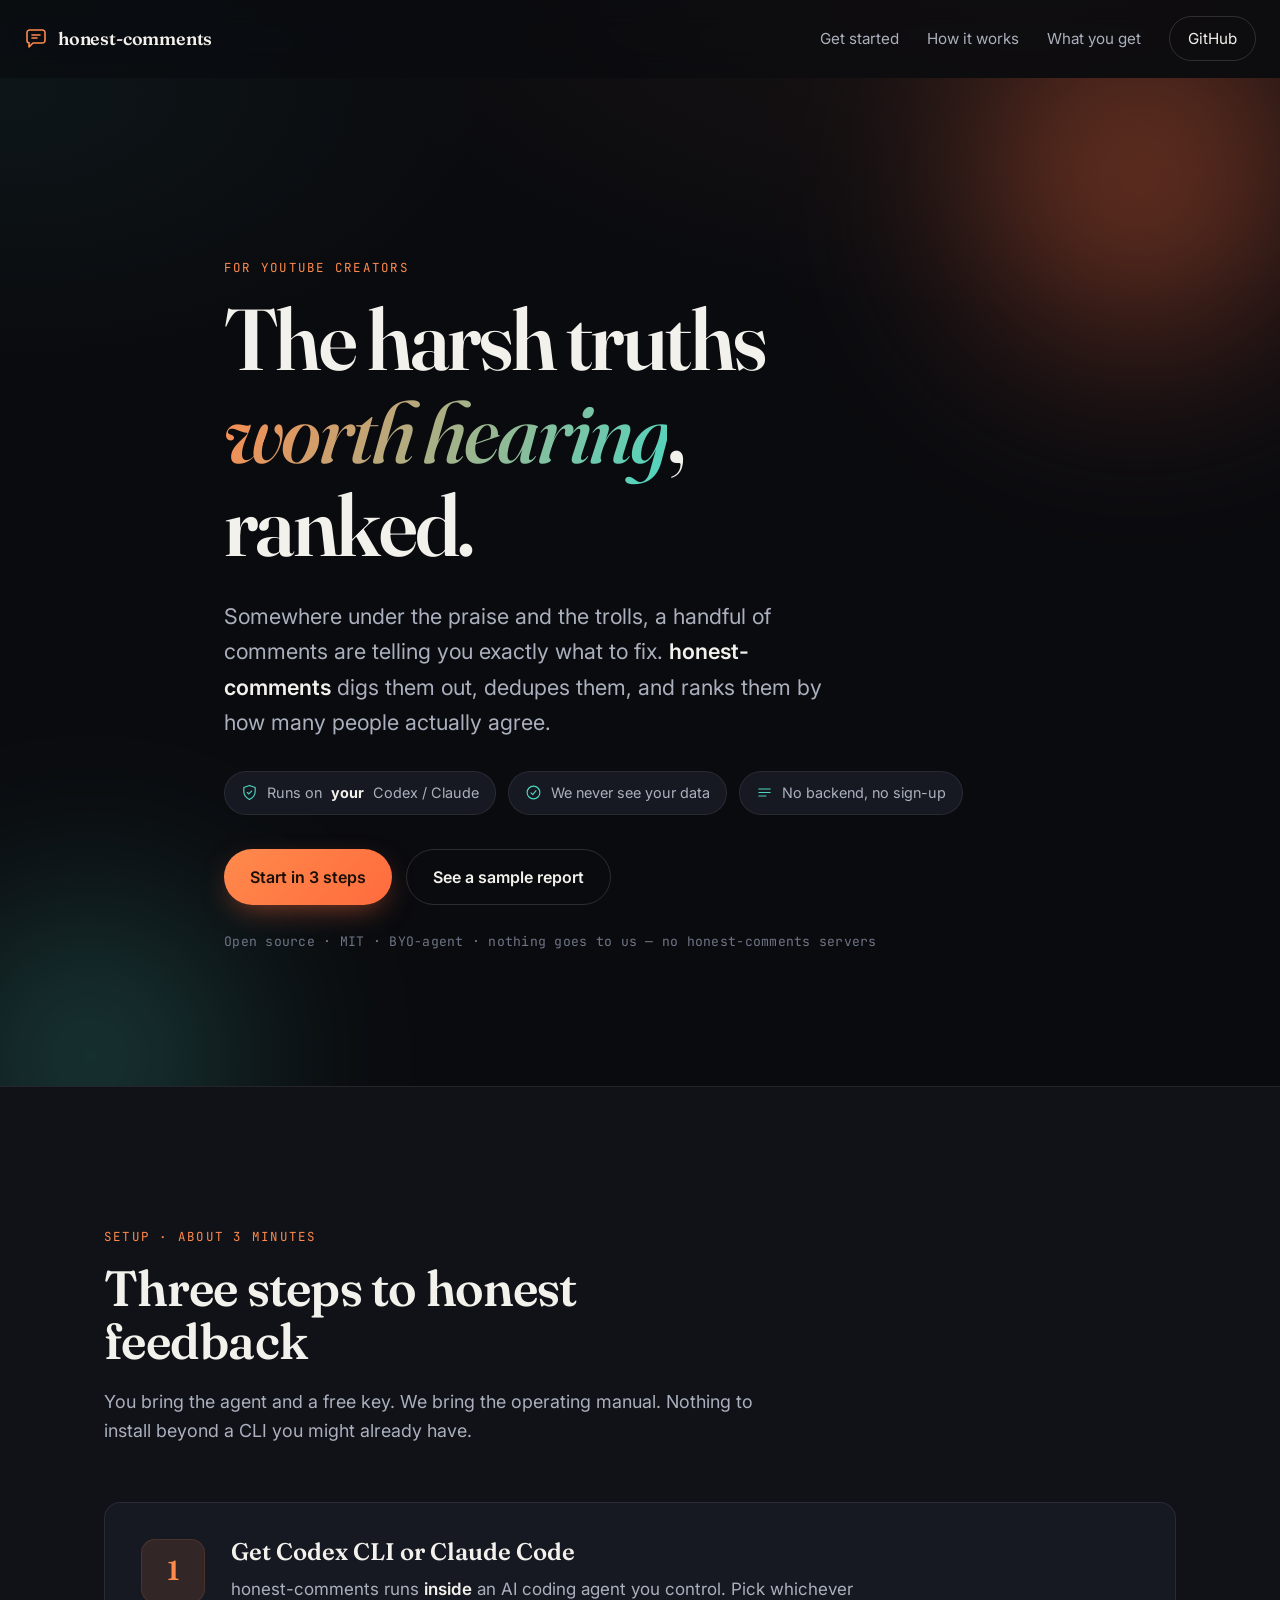
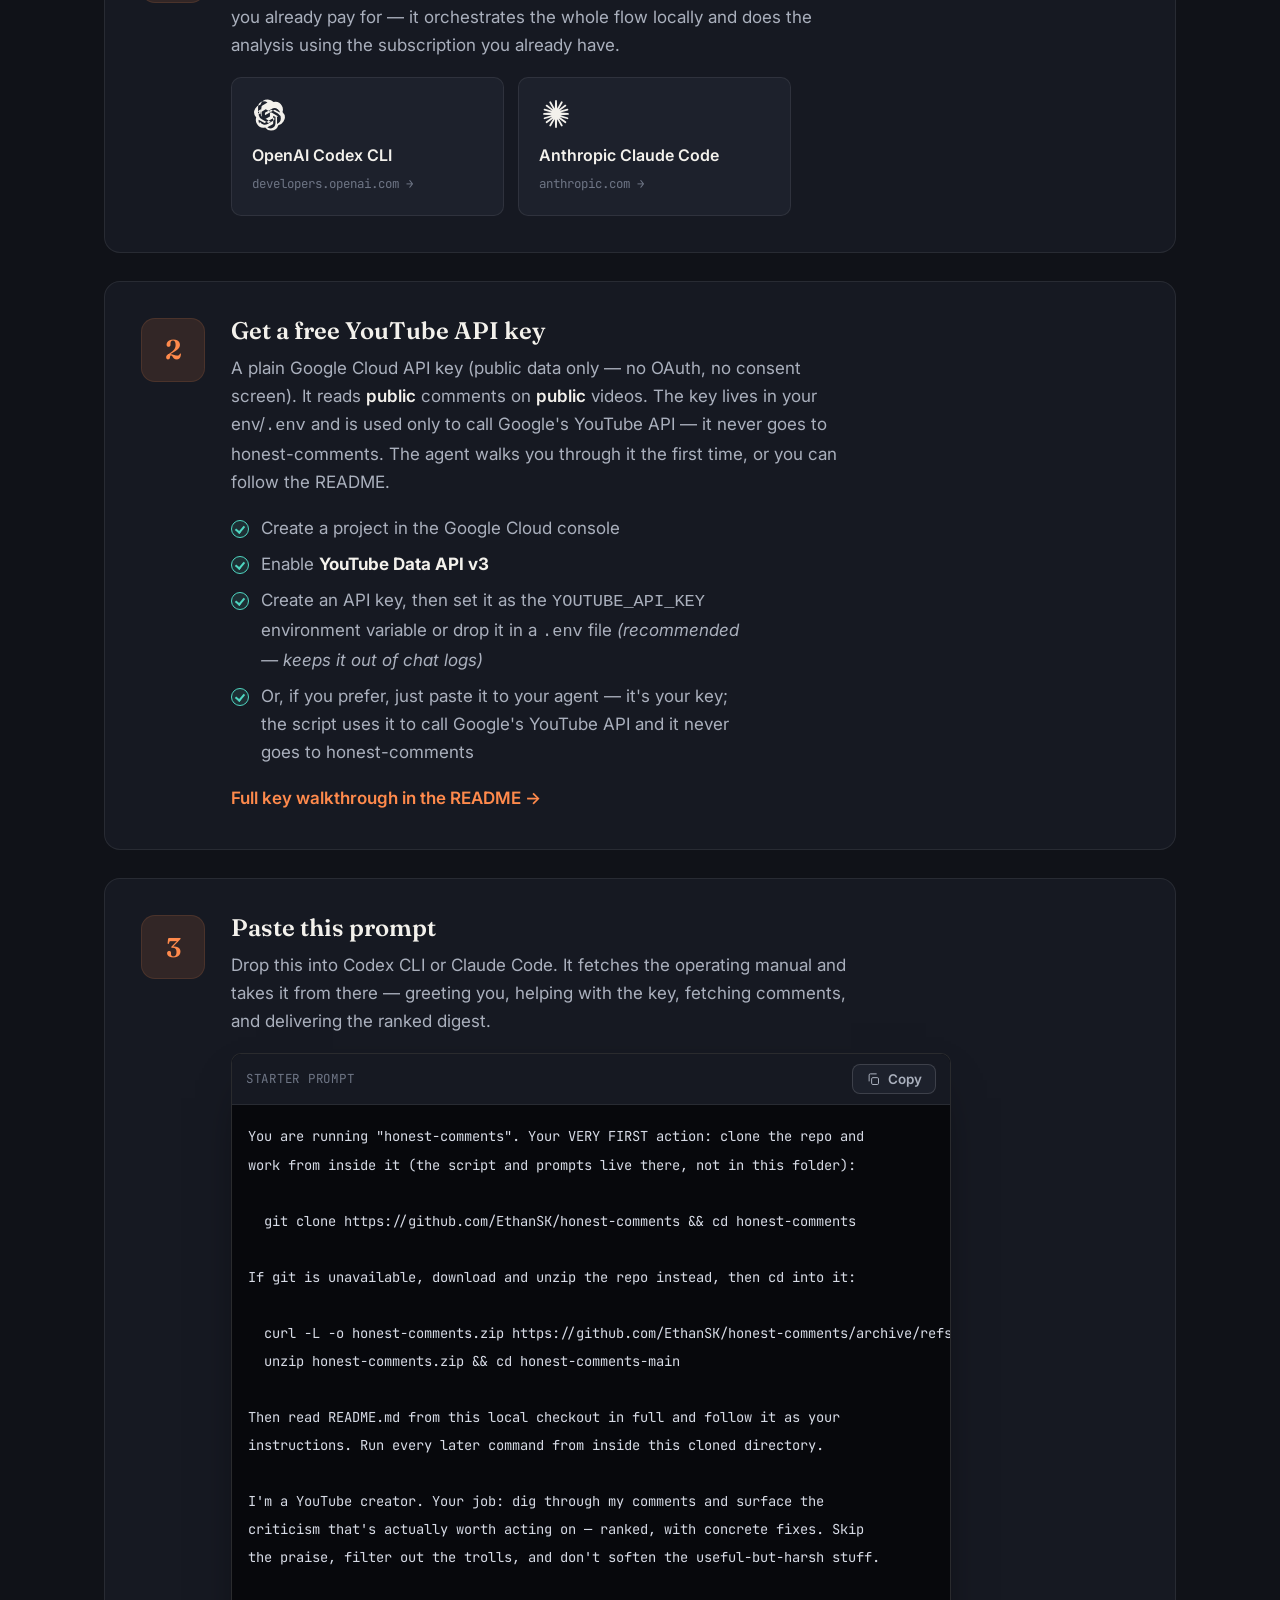
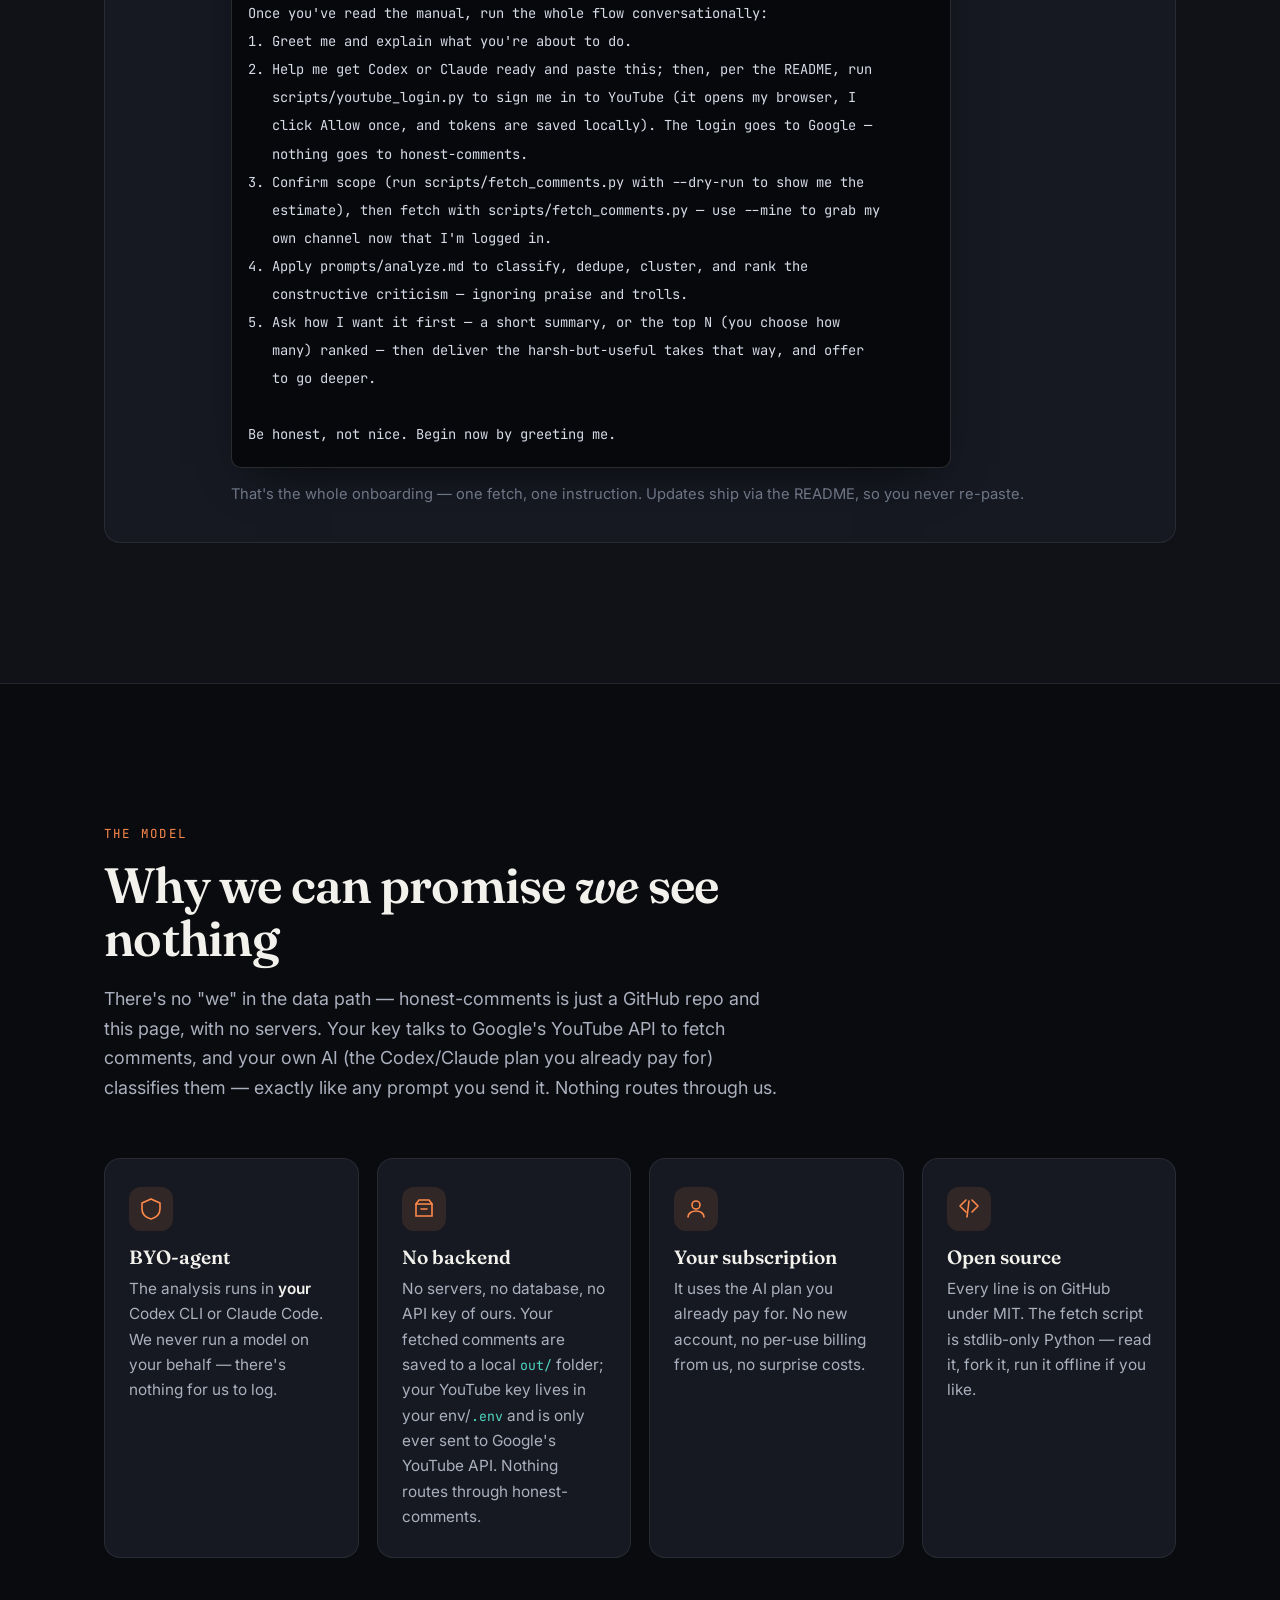
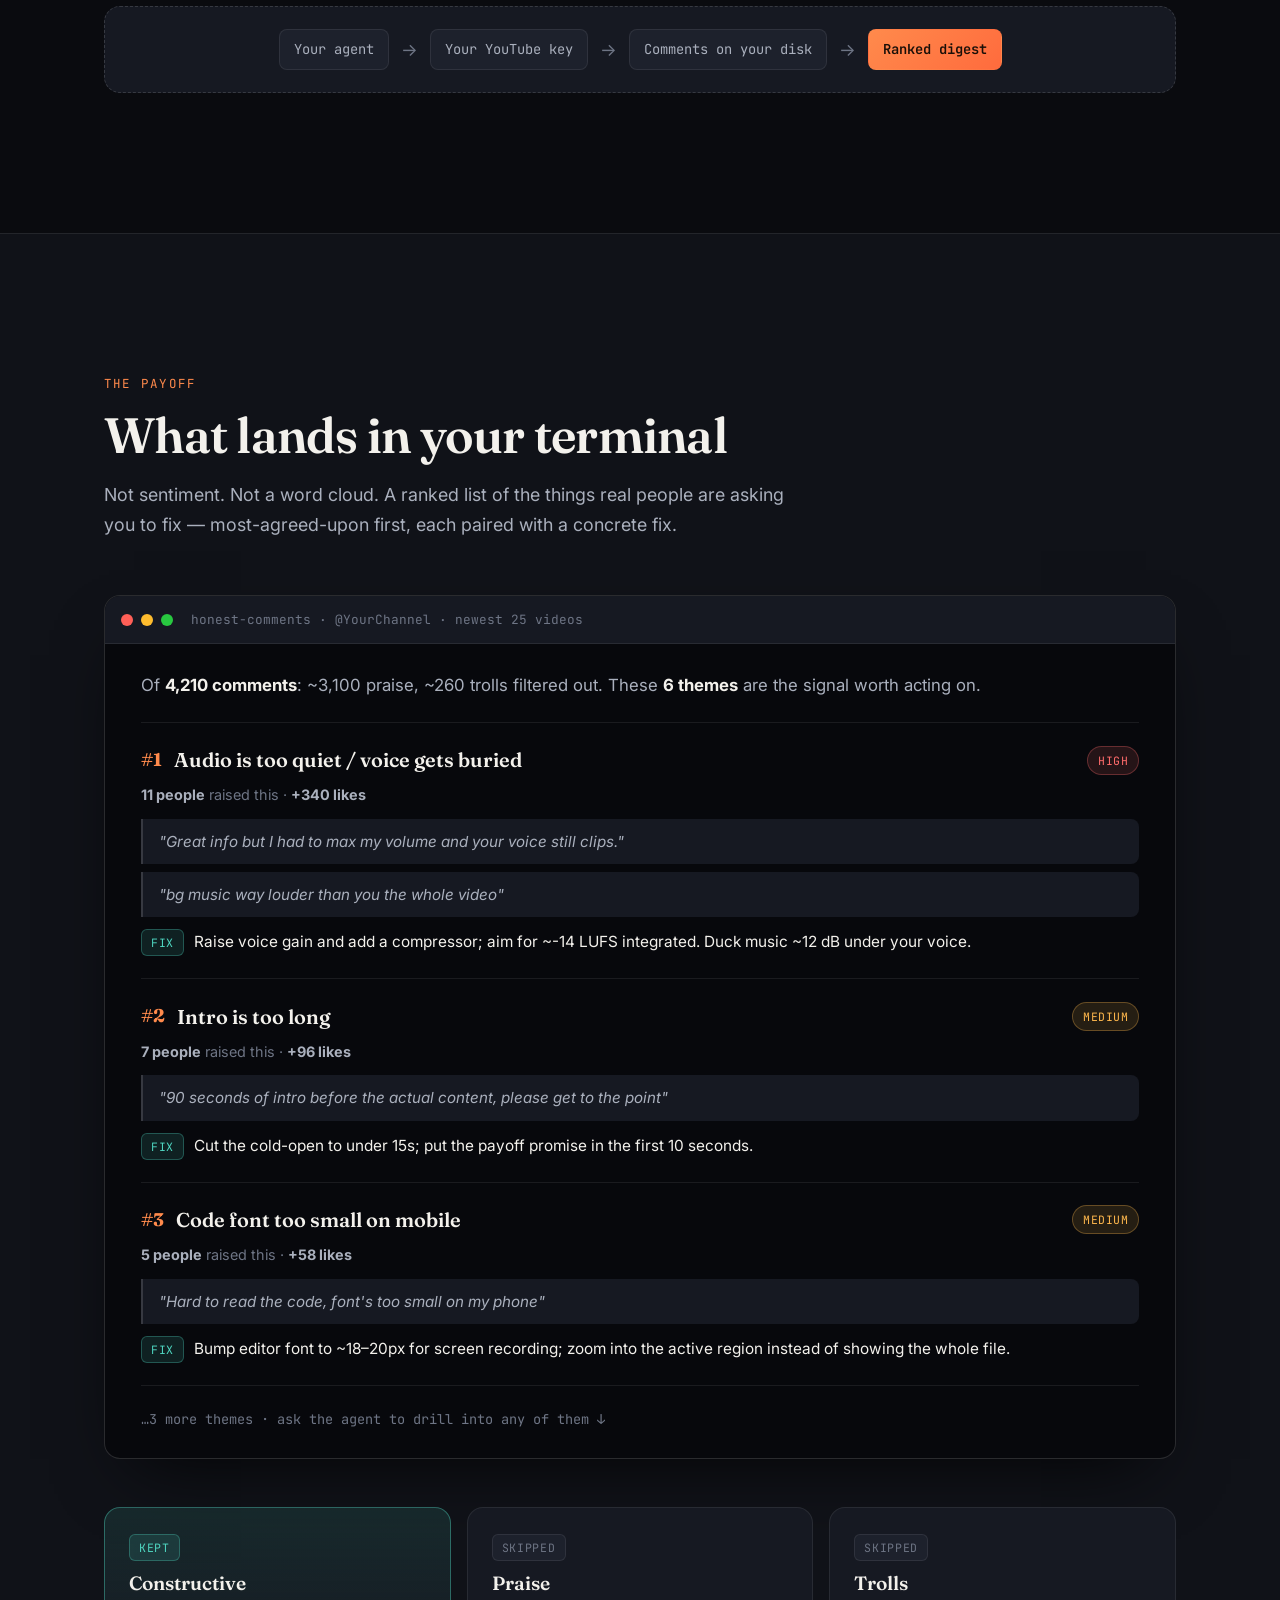
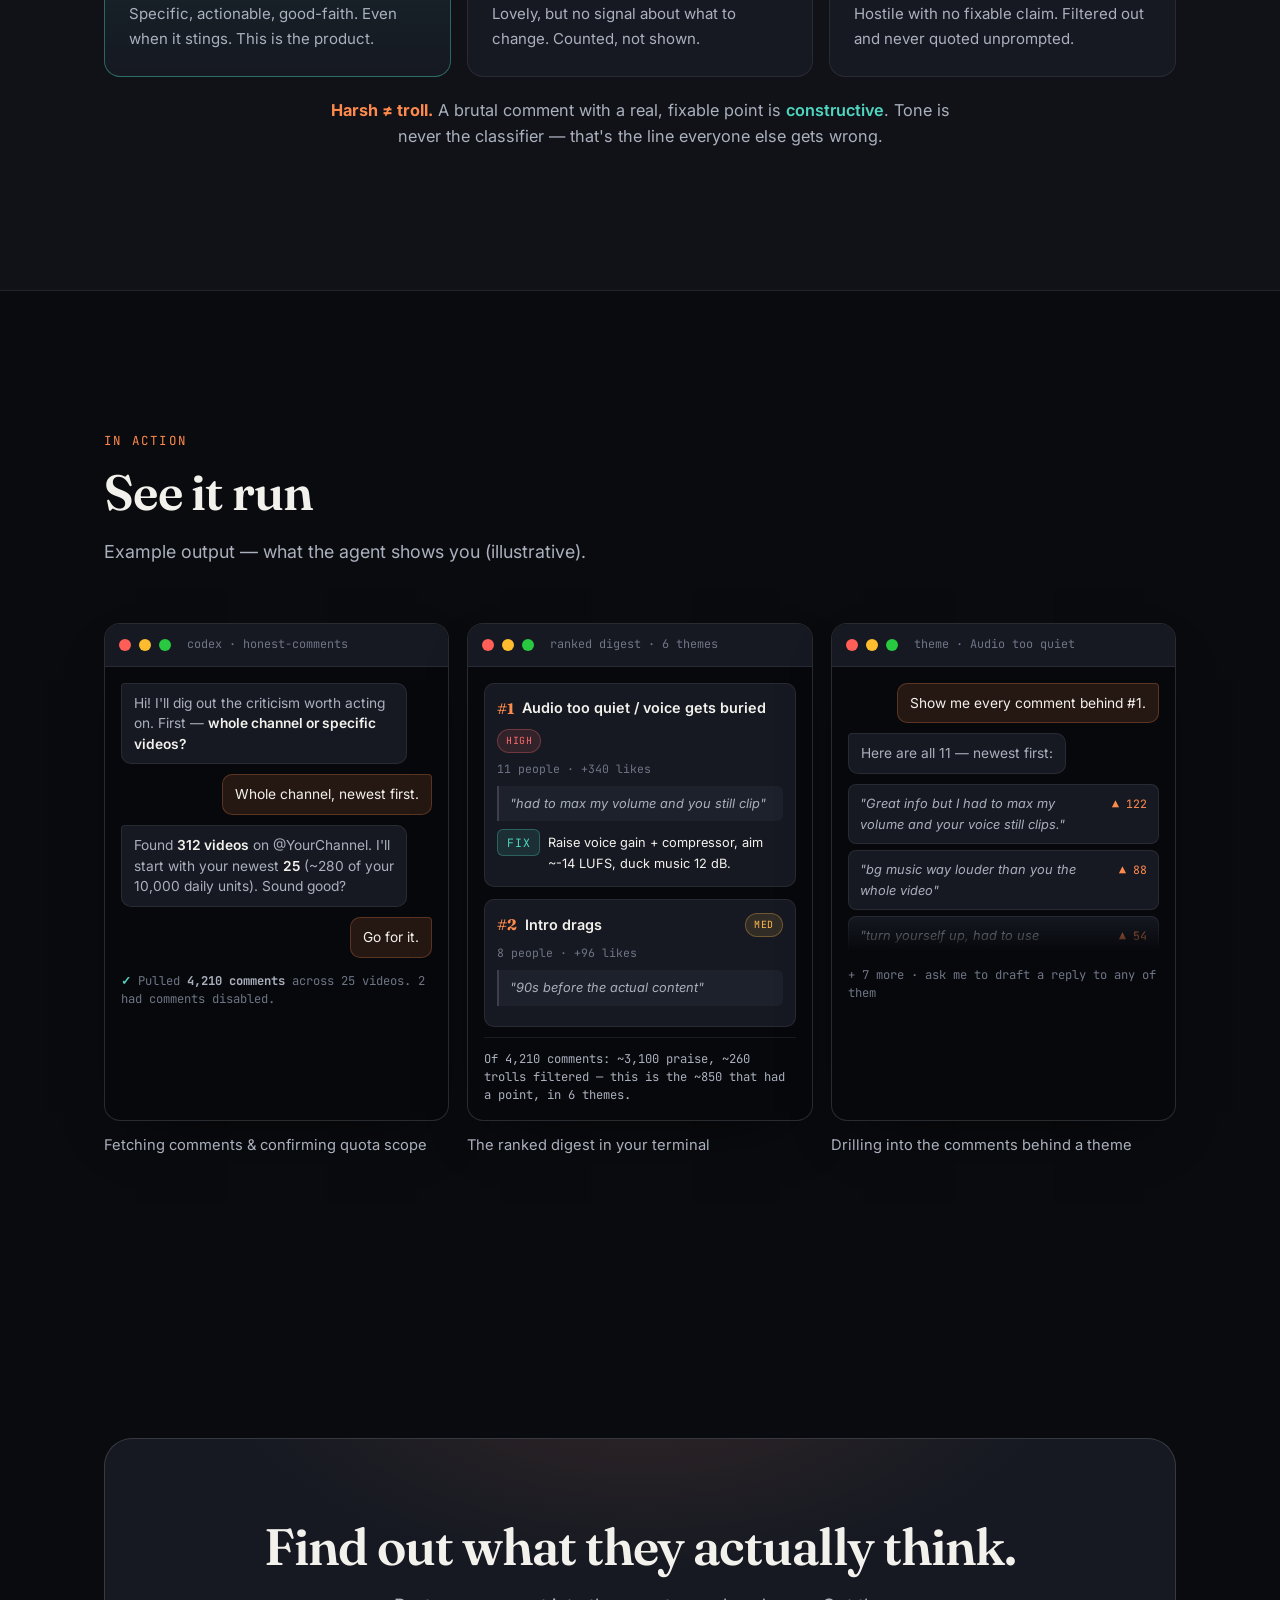
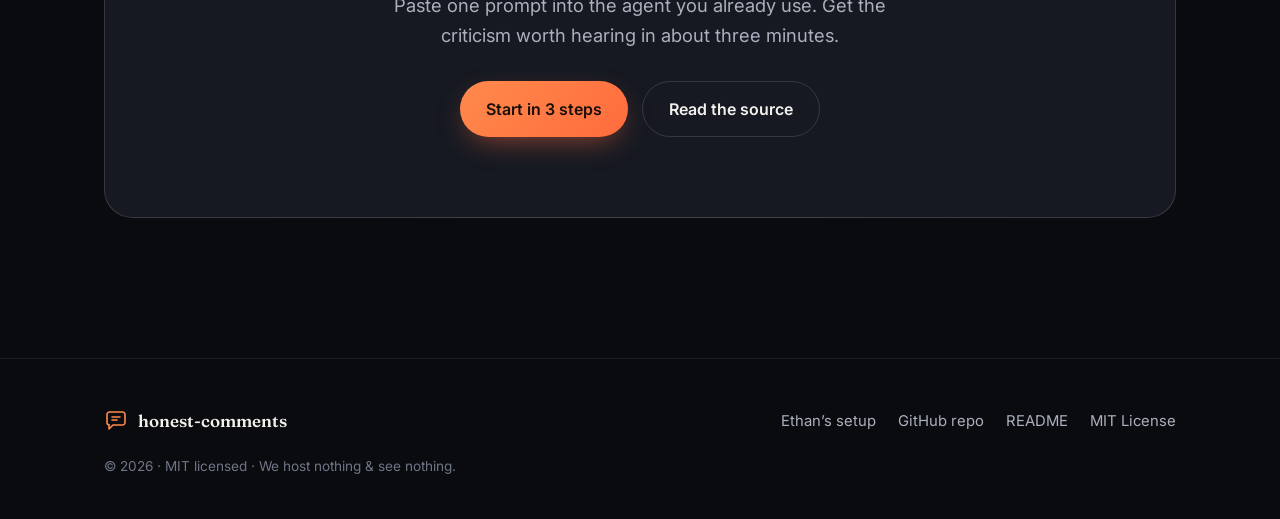
<file: site/index.html>
<!DOCTYPE html>
<!--
  honest-comments — landing page
  ================================
  Static GitHub Pages site. Vanilla HTML/CSS/JS only — NO framework, NO build step.
  Visual identity: dark "creator studio" palette, characterful display font (Fraunces)
  paired with a clean grotesque body (Inter). The whole page is one long scroll with
  tasteful reveal-on-scroll motion (see script.js + .reveal class in styles.css).

  Page structure (top -> bottom):
    1. Sticky nav
    2. Hero — the pitch + the privacy promise
    3. The three-step flow (THE centerpiece): Get an agent -> Get a key -> Paste prompt
    4. "How it works" — BYO-agent / no backend / your subscription / open source
    5. "What you get" — a mocked ranked-criticism output card
    6. "See it run" — three hand-built HTML window mockups of the agent in action
       (the tool runs in the creator's own terminal, so these stand in for
       screenshots: real text in styled .mock windows, illustrative numbers)
    7. Footer — GitHub repo + MIT

  Brand marks (OpenAI + Anthropic) in step 1 are inline, dependency-free SVGs used
  only for "works with" attribution — no external image hotlinks anywhere.
-->
<html lang="en">
<head>
  <meta charset="UTF-8" />
  <meta name="viewport" content="width=device-width, initial-scale=1.0" />

  <!--
    NO-JS SAFETY (P1-9): mark <html> as JS-capable BEFORE the stylesheet paints.
    The .reveal hide rule in styles.css is scoped under `.js`, so if this line
    never runs (JS disabled / blocked / errored), the page renders fully visible
    instead of mostly blank. This must stay here, inline + early in <head>, so it
    executes before first paint (no flash of hidden content).
  -->
  <script>document.documentElement.classList.add('js');</script>
  <title>honest-comments — your harshest fans, ranked</title>
  <meta
    name="description"
    content="Find the genuinely useful criticism buried in your YouTube comments. No praise, no trolls — just the harsh truths worth hearing. Runs on your own Codex CLI or Claude Code; we never see your data."
  />

  <!-- Open Graph / social preview (placeholder image lives in assets/) -->
  <meta property="og:title" content="honest-comments — your harshest fans, ranked" />
  <meta
    property="og:description"
    content="The constructive criticism buried in your YouTube comments, ranked. BYO-agent. We see nothing."
  />
  <meta property="og:type" content="website" />

  <!--
    Fonts: Fraunces = the characterful display face (high-contrast, a bit editorial,
    gives the page personality without being a novelty font). Inter = clean neutral body.
    Preconnect first so the fonts don't block first paint noticeably.
  -->
  <link rel="preconnect" href="https://fonts.googleapis.com" />
  <link rel="preconnect" href="https://fonts.gstatic.com" crossorigin />
  <link
    href="https://fonts.googleapis.com/css2?family=Fraunces:opsz,wght@9..144,400;9..144,500;9..144,600;9..144,700;9..144,900&family=Inter:wght@400;500;600;700&family=JetBrains+Mono:wght@400;500&display=swap"
    rel="stylesheet"
  />

  <link rel="stylesheet" href="styles.css" />
</head>
<body>
  <!-- ============================================================= -->
  <!-- STICKY NAV                                                    -->
  <!-- ============================================================= -->
  <header class="nav" id="nav">
    <a class="nav__brand" href="#top" aria-label="honest-comments home">
      <!-- Tiny inline logo mark: a speech bubble with a downward "rank" chevron -->
      <svg class="nav__logo" viewBox="0 0 24 24" aria-hidden="true">
        <path
          d="M3 5.5A2.5 2.5 0 0 1 5.5 3h13A2.5 2.5 0 0 1 21 5.5v8a2.5 2.5 0 0 1-2.5 2.5H9l-4 4v-4H5.5A2.5 2.5 0 0 1 3 13.5z"
          fill="none"
          stroke="currentColor"
          stroke-width="1.6"
          stroke-linejoin="round"
        />
        <path d="M8 8h8M8 11h5" stroke="currentColor" stroke-width="1.6" stroke-linecap="round" />
      </svg>
      <span>honest-comments</span>
    </a>

    <nav class="nav__links" aria-label="Primary">
      <a href="#steps">Get started</a>
      <a href="#how">How it works</a>
      <a href="#output">What you get</a>
      <a class="nav__cta" href="https://github.com/EthanSK/honest-comments" target="_blank" rel="noopener">
        GitHub
      </a>
    </nav>
  </header>

  <main id="top">
    <!-- ============================================================= -->
    <!-- HERO                                                          -->
    <!-- ============================================================= -->
    <section class="hero">
      <!-- soft radial glows sit behind the content (purely decorative, see CSS) -->
      <div class="hero__glow hero__glow--a" aria-hidden="true"></div>
      <div class="hero__glow hero__glow--b" aria-hidden="true"></div>

      <div class="hero__inner container">
        <p class="eyebrow reveal">For YouTube creators</p>

        <h1 class="hero__title reveal">
          The harsh truths<br />
          <span class="hero__title-accent">worth hearing</span>,<br />
          ranked.
        </h1>

        <p class="hero__sub reveal">
          Somewhere under the praise and the trolls, a handful of comments are
          telling you exactly what to fix. <strong>honest-comments</strong> digs them
          out, dedupes them, and ranks them by how many people actually agree.
        </p>

        <!-- The privacy promise is the trust anchor — give it its own pill row -->
        <div class="hero__promise reveal">
          <span class="pill">
            <svg viewBox="0 0 24 24" aria-hidden="true" class="pill__icon">
              <path d="M12 2 4 5v6c0 5 3.4 8.5 8 11 4.6-2.5 8-6 8-11V5z" fill="none" stroke="currentColor" stroke-width="1.6" stroke-linejoin="round"/>
              <path d="m9 12 2 2 4-4" fill="none" stroke="currentColor" stroke-width="1.6" stroke-linecap="round" stroke-linejoin="round"/>
            </svg>
            Runs on <strong>your</strong> Codex / Claude
          </span>
          <span class="pill">
            <svg viewBox="0 0 24 24" aria-hidden="true" class="pill__icon">
              <circle cx="12" cy="12" r="9" fill="none" stroke="currentColor" stroke-width="1.6"/>
              <path d="M8.5 12.5 11 15l4.5-5.5" fill="none" stroke="currentColor" stroke-width="1.6" stroke-linecap="round" stroke-linejoin="round"/>
            </svg>
            We never see your data
          </span>
          <span class="pill">
            <svg viewBox="0 0 24 24" aria-hidden="true" class="pill__icon">
              <path d="M4 7h16M4 12h16M4 17h10" stroke="currentColor" stroke-width="1.6" stroke-linecap="round"/>
            </svg>
            No backend, no sign-up
          </span>
        </div>

        <div class="hero__actions reveal">
          <a class="btn btn--primary" href="#steps">Start in 3 steps</a>
          <a class="btn btn--ghost" href="#output">See a sample report</a>
        </div>

        <!-- P1-4: honest framing — don't claim "zero data leaves your machine"
             (comment text goes to YOUR AI provider to classify; the key + fetch
             requests go to Google's YouTube API). The true claim is that NONE of
             it goes to *us* — honest-comments has no servers. -->
        <p class="hero__foot reveal">
          Open source · MIT · BYO-agent · nothing goes to us — no honest-comments servers
        </p>
      </div>
    </section>

    <!-- ============================================================= -->
    <!-- THE THREE-STEP FLOW (centerpiece)                             -->
    <!-- ============================================================= -->
    <section class="steps section" id="steps">
      <div class="container">
        <header class="section__head reveal">
          <p class="eyebrow">Setup · about 3 minutes</p>
          <h2 class="section__title">Three steps to honest feedback</h2>
          <p class="section__lede">
            You bring the agent and a free key. We bring the operating manual.
            Nothing to install beyond a CLI you might already have.
          </p>
        </header>

        <ol class="steps__list">
          <!-- STEP 1 — get an agent -->
          <li class="step reveal">
            <div class="step__num">1</div>
            <div class="step__body">
              <h3 class="step__title">Get Codex CLI or Claude Code</h3>
              <p class="step__text">
                honest-comments runs <em>inside</em> an AI coding agent you control.
                Pick whichever you already pay for — it orchestrates the whole flow
                locally and does the analysis using the subscription you already have.
              </p>

              <!-- Two agent option cards, each with an inline official brand mark (SVG) -->
              <div class="agent-grid">
                <a
                  class="agent-card"
                  href="https://developers.openai.com/codex/cli/"
                  target="_blank"
                  rel="noopener"
                >
                  <!--
                    OFFICIAL BRAND MARK — OpenAI "blossom"/knot glyph (used here for
                    "works with" attribution only). Recreated as a single inline,
                    dependency-free SVG path so the site stays offline-renderable —
                    NO external image hotlink. It's a solid fill that inherits
                    currentColor (the .agent-card text colour), so it reads crisp at
                    the ~34px the .agent-card__logo slot renders it.
                  -->
                  <span class="agent-card__logo" aria-hidden="true">
                    <svg viewBox="0 0 24 24" fill="currentColor">
                      <path d="M21.55 9.84a5.4 5.4 0 0 0-.46-4.42 5.43 5.43 0 0 0-5.86-2.6A5.4 5.4 0 0 0 11.1 1a5.43 5.43 0 0 0-5.18 3.76A5.4 5.4 0 0 0 2.3 7.37a5.43 5.43 0 0 0 .67 6.37 5.4 5.4 0 0 0 .46 4.42 5.43 5.43 0 0 0 5.86 2.6A5.4 5.4 0 0 0 13.42 23a5.43 5.43 0 0 0 5.18-3.77 5.4 5.4 0 0 0 3.61-2.61 5.43 5.43 0 0 0-.67-6.78ZM13.42 21.6a4.03 4.03 0 0 1-2.59-.94l3.83-2.21a.63.63 0 0 0 .31-.55v-5.4l1.62.94v4.46a4.05 4.05 0 0 1-3.18 3.7ZM5.18 18a4.03 4.03 0 0 1-.48-2.72l3.83 2.22a.63.63 0 0 0 .63 0l6.59-3.8v1.87l-4.69 2.71a4.05 4.05 0 0 1-5.48-1.48Zm-1-8.32a4.03 4.03 0 0 1 2.11-1.77v4.5a.63.63 0 0 0 .32.55l6.58 3.8-1.62.93-4.69-2.7a4.05 4.05 0 0 1-1.71-5.31Zm14.4 3.35-6.59-3.81 1.62-.93 4.69 2.7a4.04 4.04 0 0 1-.62 7.29v-4.5a.63.63 0 0 0-.32-.55Zm1.61-2.42-3.83-2.22a.63.63 0 0 0-.63 0l-6.59 3.8V10.4l4.69-2.7a4.04 4.04 0 0 1 6 4.19Zm-14.27.92-1.62-.94V6.34a4.04 4.04 0 0 1 6.63-3.1l-3.83 2.2a.63.63 0 0 0-.31.56Zm.88-1.9 2.93-1.7 2.94 1.7v3.39l-2.94 1.7-2.93-1.7Z"/>
                    </svg>
                  </span>
                  <span class="agent-card__name">OpenAI Codex CLI</span>
                  <span class="agent-card__hint">developers.openai.com →</span>
                </a>

                <a
                  class="agent-card"
                  href="https://www.anthropic.com/claude-code"
                  target="_blank"
                  rel="noopener"
                >
                  <!--
                    OFFICIAL BRAND MARK — Anthropic "burst" / sunburst glyph (used here
                    for "works with" attribution only). Recreated as inline,
                    dependency-free SVG paths — NO external image hotlink, so the site
                    stays offline-renderable. Solid fill inheriting currentColor; the
                    radiating tapered spokes read cleanly at the ~34px slot size.
                  -->
                  <span class="agent-card__logo" aria-hidden="true">
                    <svg viewBox="0 0 24 24" fill="currentColor">
                      <path d="M12 1.4c.34 0 .62.27.63.61l.2 5.42 2.7-4.7a.63.63 0 0 1 1.1.63l-2.7 4.7 4.36-3.23a.63.63 0 0 1 .77.99l-4.36 3.22 5.22-1.46a.63.63 0 0 1 .35 1.21l-5.22 1.46 5.4.36a.63.63 0 0 1 0 1.26l-5.4.36 5.22 1.46a.63.63 0 0 1-.35 1.21l-5.22-1.46 4.36 3.22a.63.63 0 0 1-.77.99l-4.36-3.23 2.7 4.7a.63.63 0 0 1-1.1.63l-2.7-4.7-.2 5.42a.63.63 0 0 1-1.26 0l-.2-5.42-2.7 4.7a.63.63 0 0 1-1.1-.63l2.7-4.7-4.36 3.23a.63.63 0 0 1-.77-.99l4.36-3.22-5.22 1.46a.63.63 0 0 1-.35-1.21l5.22-1.46-5.4-.36a.63.63 0 0 1 0-1.26l5.4-.36-5.22-1.46a.63.63 0 0 1 .35-1.21l5.22 1.46-4.36-3.22a.63.63 0 0 1 .77-.99l4.36 3.23-2.7-4.7a.63.63 0 0 1 1.1-.63l2.7 4.7.2-5.42c.01-.34.29-.61.63-.61Z"/>
                    </svg>
                  </span>
                  <span class="agent-card__name">Anthropic Claude Code</span>
                  <span class="agent-card__hint">anthropic.com →</span>
                </a>
              </div>
            </div>
          </li>

          <!-- STEP 2 — get a free YouTube API key -->
          <li class="step reveal">
            <div class="step__num">2</div>
            <div class="step__body">
              <h3 class="step__title">Get a free YouTube API key</h3>
              <p class="step__text">
                A plain Google Cloud API key (public data only — no OAuth, no consent
                screen). It reads <em>public</em> comments on <em>public</em> videos. The
                key lives in your env/<code>.env</code> and is used only to call Google's
                YouTube API — it never goes to honest-comments. The agent walks you through
                it the first time, or you can follow the README.
              </p>

              <!-- Mini checklist that mirrors the README walkthrough.
                   P1-5: lead with the env-var path (more private — keeps the key
                   out of chat logs); paste-to-agent is the explicit secondary
                   fallback. Same ordering as README Step 1. -->
              <ul class="ticklist">
                <li>Create a project in the Google Cloud console</li>
                <li>Enable <strong>YouTube Data API v3</strong></li>
                <li>
                  Create an API key, then set it as the
                  <code>YOUTUBE_API_KEY</code> environment variable or drop it in
                  a <code>.env</code> file <em>(recommended — keeps it out of
                  chat logs)</em>
                </li>
                <li>Or, if you prefer, just paste it to your agent — it's your key; the script uses it to call Google's YouTube API and it never goes to honest-comments</li>
              </ul>

              <a
                class="inline-link"
                href="https://github.com/EthanSK/honest-comments#step-1--get-a-free-youtube-data-api-key"
                target="_blank"
                rel="noopener"
              >
                Full key walkthrough in the README →
              </a>
            </div>
          </li>

          <!-- STEP 3 — paste the starter prompt -->
          <li class="step reveal">
            <div class="step__num">3</div>
            <div class="step__body">
              <h3 class="step__title">Paste this prompt</h3>
              <p class="step__text">
                Drop this into Codex CLI or Claude Code. It fetches the operating manual
                and takes it from there — greeting you, helping with the key, fetching
                comments, and delivering the ranked digest.
              </p>

              <!-- Copyable starter prompt block. Copy handled in script.js. -->
              <div class="codeblock" data-copy-block>
                <div class="codeblock__bar">
                  <span class="codeblock__label">Starter prompt</span>
                  <button class="copy-btn" type="button" data-copy-btn aria-label="Copy starter prompt">
                    <svg viewBox="0 0 24 24" aria-hidden="true" class="copy-btn__icon">
                      <rect x="9" y="9" width="11" height="11" rx="2" fill="none" stroke="currentColor" stroke-width="1.6"/>
                      <path d="M5 15V5a2 2 0 0 1 2-2h10" fill="none" stroke="currentColor" stroke-width="1.6"/>
                    </svg>
                    <span class="copy-btn__text">Copy</span>
                  </button>
                </div>
                <!--
                  The exact text inside <code> is what gets copied. Keep it in sync with
                  the repo's STARTER_PROMPT.md / site/starter.txt. Whitespace matters.
                -->
                <pre class="codeblock__pre"><code data-copy-source>You are running "honest-comments". Your VERY FIRST action: clone the repo and
work from inside it (the script and prompts live there, not in this folder):

  git clone https://github.com/EthanSK/honest-comments &amp;&amp; cd honest-comments

If git is unavailable, download and unzip the repo instead, then cd into it:

  curl -L -o honest-comments.zip https://github.com/EthanSK/honest-comments/archive/refs/heads/main.zip
  unzip honest-comments.zip &amp;&amp; cd honest-comments-main

Then read README.md from this local checkout in full and follow it as your
instructions. Run every later command from inside this cloned directory.

I'm a YouTube creator. Your job: dig through my comments and surface the
criticism that's actually worth acting on — ranked, with concrete fixes. Skip
the praise, filter out the trolls, and don't soften the useful-but-harsh stuff.

Once you've read the manual, run the whole flow conversationally:
1. Greet me and explain what you're about to do.
2. Help me get Codex or Claude ready and paste this; then, per the README, run
   scripts/youtube_login.py to sign me in to YouTube (it opens my browser, I
   click Allow once, and tokens are saved locally). The login goes to Google —
   nothing goes to honest-comments.
3. Confirm scope (run scripts/fetch_comments.py with --dry-run to show me the
   estimate), then fetch with scripts/fetch_comments.py — use --mine to grab my
   own channel now that I'm logged in.
4. Apply prompts/analyze.md to classify, dedupe, cluster, and rank the
   constructive criticism — ignoring praise and trolls.
5. Ask how I want it first — a short summary, or the top N (you choose how
   many) ranked — then deliver the harsh-but-useful takes that way, and offer
   to go deeper.

Be honest, not nice. Begin now by greeting me.</code></pre>
              </div>

              <p class="step__note">
                That's the whole onboarding — one fetch, one instruction. Updates ship
                via the README, so you never re-paste.
              </p>
            </div>
          </li>
        </ol>
      </div>
    </section>

    <!-- ============================================================= -->
    <!-- HOW IT WORKS                                                  -->
    <!-- ============================================================= -->
    <section class="how section" id="how">
      <div class="container">
        <header class="section__head reveal">
          <p class="eyebrow">The model</p>
          <h2 class="section__title">Why we can promise <em>we</em> see nothing</h2>
          <p class="section__lede">
            There's no "we" in the data path — honest-comments is just a GitHub repo and
            this page, with no servers. Your key talks to Google's YouTube API to fetch
            comments, and your own AI (the Codex/Claude plan you already pay for) classifies
            them — exactly like any prompt you send it. Nothing routes through us.
          </p>
        </header>

        <div class="how__grid">
          <article class="feature reveal">
            <div class="feature__icon" aria-hidden="true">
              <svg viewBox="0 0 24 24"><path d="M12 2 3 6v6c0 5 4 8.5 9 10 5-1.5 9-5 9-10V6z" fill="none" stroke="currentColor" stroke-width="1.6" stroke-linejoin="round"/></svg>
            </div>
            <h3>BYO-agent</h3>
            <p>
              The analysis runs in <em>your</em> Codex CLI or Claude Code. We never run a
              model on your behalf — there's nothing for us to log.
            </p>
          </article>

          <article class="feature reveal">
            <div class="feature__icon" aria-hidden="true">
              <svg viewBox="0 0 24 24"><path d="M4 7h16v12H4z" fill="none" stroke="currentColor" stroke-width="1.6"/><path d="M4 7 7 3h10l3 4M9 12h6" stroke="currentColor" stroke-width="1.6" stroke-linecap="round" stroke-linejoin="round" fill="none"/></svg>
            </div>
            <h3>No backend</h3>
            <p>
              No servers, no database, no API key of ours. Your fetched comments are saved
              to a local <code>out/</code> folder; your YouTube key lives in your env/<code>.env</code>
              and is only ever sent to Google's YouTube API. Nothing routes through honest-comments.
            </p>
          </article>

          <article class="feature reveal">
            <div class="feature__icon" aria-hidden="true">
              <svg viewBox="0 0 24 24"><circle cx="12" cy="8" r="4" fill="none" stroke="currentColor" stroke-width="1.6"/><path d="M4 20c0-4 4-6 8-6s8 2 8 6" fill="none" stroke="currentColor" stroke-width="1.6" stroke-linecap="round"/></svg>
            </div>
            <h3>Your subscription</h3>
            <p>
              It uses the AI plan you already pay for. No new account, no per-use billing
              from us, no surprise costs.
            </p>
          </article>

          <article class="feature reveal">
            <div class="feature__icon" aria-hidden="true">
              <svg viewBox="0 0 24 24"><path d="M9 3 3 9l6 6M15 3l6 6-6 6M12 4l-2 16" fill="none" stroke="currentColor" stroke-width="1.6" stroke-linecap="round" stroke-linejoin="round"/></svg>
            </div>
            <h3>Open source</h3>
            <p>
              Every line is on GitHub under MIT. The fetch script is stdlib-only Python —
              read it, fork it, run it offline if you like.
            </p>
          </article>
        </div>

        <!-- One-line flow diagram so the "no middleman" claim is concrete -->
        <div class="flowline reveal" aria-label="Data flow">
          <span class="flowline__node">Your agent</span>
          <span class="flowline__arrow">→</span>
          <span class="flowline__node">Your YouTube key</span>
          <span class="flowline__arrow">→</span>
          <span class="flowline__node">Comments on your disk</span>
          <span class="flowline__arrow">→</span>
          <span class="flowline__node flowline__node--accent">Ranked digest</span>
        </div>
      </div>
    </section>

    <!-- ============================================================= -->
    <!-- WHAT YOU GET — mocked ranked-criticism output card            -->
    <!-- ============================================================= -->
    <section class="output section" id="output">
      <div class="container">
        <header class="section__head reveal">
          <p class="eyebrow">The payoff</p>
          <h2 class="section__title">What lands in your terminal</h2>
          <p class="section__lede">
            Not sentiment. Not a word cloud. A ranked list of the things real people are
            asking you to fix — most-agreed-upon first, each paired with a concrete fix.
          </p>
        </header>

        <!--
          Mocked digest output. This is a faked-but-realistic example so creators see
          the value before installing. Numbers/quotes are illustrative placeholders.
        -->
        <div class="digest reveal">
          <div class="digest__bar">
            <span class="dot dot--r"></span>
            <span class="dot dot--y"></span>
            <span class="dot dot--g"></span>
            <span class="digest__file">honest-comments · @YourChannel · newest 25 videos</span>
          </div>

          <div class="digest__body">
            <p class="digest__summary">
              Of <strong>4,210 comments</strong>: ~3,100 praise, ~260 trolls filtered out.
              These <strong>6 themes</strong> are the signal worth acting on.
            </p>

            <!-- Insight #1 -->
            <article class="insight">
              <div class="insight__head">
                <span class="insight__rank">#1</span>
                <h3 class="insight__title">Audio is too quiet / voice gets buried</h3>
                <span class="sev sev--high">High</span>
              </div>
              <p class="insight__meta">
                <strong>11 people</strong> raised this · <strong>+340 likes</strong>
              </p>
              <blockquote class="insight__quote">
                "Great info but I had to max my volume and your voice still clips."
              </blockquote>
              <blockquote class="insight__quote">
                "bg music way louder than you the whole video"
              </blockquote>
              <p class="insight__fix">
                <span class="fix-tag">Fix</span>
                Raise voice gain and add a compressor; aim for ~-14 LUFS integrated. Duck
                music ~12&nbsp;dB under your voice.
              </p>
            </article>

            <!-- Insight #2 -->
            <article class="insight">
              <div class="insight__head">
                <span class="insight__rank">#2</span>
                <h3 class="insight__title">Intro is too long</h3>
                <span class="sev sev--med">Medium</span>
              </div>
              <p class="insight__meta">
                <strong>7 people</strong> raised this · <strong>+96 likes</strong>
              </p>
              <blockquote class="insight__quote">
                "90 seconds of intro before the actual content, please get to the point"
              </blockquote>
              <p class="insight__fix">
                <span class="fix-tag">Fix</span>
                Cut the cold-open to under 15s; put the payoff promise in the first 10
                seconds.
              </p>
            </article>

            <!-- Insight #3 -->
            <article class="insight">
              <div class="insight__head">
                <span class="insight__rank">#3</span>
                <h3 class="insight__title">Code font too small on mobile</h3>
                <span class="sev sev--med">Medium</span>
              </div>
              <p class="insight__meta">
                <strong>5 people</strong> raised this · <strong>+58 likes</strong>
              </p>
              <blockquote class="insight__quote">
                "Hard to read the code, font's too small on my phone"
              </blockquote>
              <p class="insight__fix">
                <span class="fix-tag">Fix</span>
                Bump editor font to ~18–20px for screen recording; zoom into the active
                region instead of showing the whole file.
              </p>
            </article>

            <p class="digest__more">…3 more themes · ask the agent to drill into any of them ↓</p>
          </div>
        </div>

        <!-- The 3-bucket explainer that makes the digest trustworthy -->
        <div class="buckets reveal">
          <div class="bucket bucket--keep">
            <span class="bucket__tag">Kept</span>
            <h4>Constructive</h4>
            <p>Specific, actionable, good-faith. Even when it stings. This is the product.</p>
          </div>
          <div class="bucket bucket--drop">
            <span class="bucket__tag">Skipped</span>
            <h4>Praise</h4>
            <p>Lovely, but no signal about what to change. Counted, not shown.</p>
          </div>
          <div class="bucket bucket--drop">
            <span class="bucket__tag">Skipped</span>
            <h4>Trolls</h4>
            <p>Hostile with no fixable claim. Filtered out and never quoted unprompted.</p>
          </div>
        </div>

        <p class="buckets__note reveal">
          <strong>Harsh ≠ troll.</strong> A brutal comment with a real, fixable point is
          <em>constructive</em>. Tone is never the classifier — that's the line everyone
          else gets wrong.
        </p>
      </div>
    </section>

    <!-- ============================================================= -->
    <!-- SCREENSHOTS — clearly-labelled placeholders                   -->
    <!-- ============================================================= -->
    <section class="shots section">
      <div class="container">
        <header class="section__head reveal">
          <p class="eyebrow">In action</p>
          <h2 class="section__title">See it run</h2>
          <p class="section__lede">Example output — what the agent shows you (illustrative).</p>
        </header>

        <!--
          REAL EXAMPLE MOCKUPS (not raster screenshots).
          The tool runs in the creator's OWN terminal, so there's no canonical
          screenshot to ship. Instead each .shot is a hand-built HTML "window"
          mockup (traffic-light title bar + chat/terminal body) styled with the
          same tokens as the .digest card above. They're pure HTML/CSS, so they:
            • render with JS disabled (content is real text, not an <img>),
            • stay crisp at any zoom / DPI (vector, not pixels),
            • restyle in one place if the palette ever changes.
          Numbers/quotes are illustrative — the section lede says as much.
          Each window keeps the `.shot.reveal` wrapper so the scroll-in animation
          and figcaption behave exactly as before.
        -->
        <div class="shots__grid">

          <!-- MOCKUP 1 — Fetching + scope confirm.
               Shows the agent greeting, asking channel-vs-videos, and reporting
               the quota estimate + the fetch result. Chat-bubble style. -->
          <figure class="shot reveal">
            <div class="mock">
              <div class="mock__bar">
                <span class="dot dot--r"></span>
                <span class="dot dot--y"></span>
                <span class="dot dot--g"></span>
                <span class="mock__title">codex · honest-comments</span>
              </div>
              <div class="mock__body">
                <!-- agent line -->
                <p class="mock__line mock__line--agent">
                  Hi! I'll dig out the criticism worth acting on. First —
                  <strong>whole channel or specific videos?</strong>
                </p>
                <!-- creator reply -->
                <p class="mock__line mock__line--you">Whole channel, newest first.</p>
                <!-- quota estimate + confirm -->
                <p class="mock__line mock__line--agent">
                  Found <strong>312 videos</strong> on @YourChannel. I'll start with your
                  newest <strong>25</strong> (~280 of your 10,000 daily units). Sound good?
                </p>
                <p class="mock__line mock__line--you">Go for it.</p>
                <!-- terminal-style result line -->
                <p class="mock__sys">
                  <span class="mock__ok">✓</span> Pulled <strong>4,210 comments</strong>
                  across 25 videos. 2 had comments disabled.
                </p>
              </div>
            </div>
            <figcaption>Fetching comments &amp; confirming quota scope</figcaption>
          </figure>

          <!-- MOCKUP 2 — the ranked digest (the money shot).
               Two ranked insight cards + the "of 4,210…" framing line. -->
          <figure class="shot reveal">
            <div class="mock">
              <div class="mock__bar">
                <span class="dot dot--r"></span>
                <span class="dot dot--y"></span>
                <span class="dot dot--g"></span>
                <span class="mock__title">ranked digest · 6 themes</span>
              </div>
              <div class="mock__body">
                <!-- rank #1 -->
                <div class="mock__rank">
                  <div class="mock__rank-head">
                    <span class="mock__rank-no">#1</span>
                    <span class="mock__rank-title">Audio too quiet / voice gets buried</span>
                    <span class="sev sev--high">High</span>
                  </div>
                  <p class="mock__rank-meta">11 people · +340 likes</p>
                  <p class="mock__rank-quote">"had to max my volume and you still clip"</p>
                  <p class="mock__rank-fix">
                    <span class="fix-tag">Fix</span>
                    Raise voice gain + compressor, aim ~-14 LUFS, duck music 12&nbsp;dB.
                  </p>
                </div>
                <!-- rank #2 -->
                <div class="mock__rank">
                  <div class="mock__rank-head">
                    <span class="mock__rank-no">#2</span>
                    <span class="mock__rank-title">Intro drags</span>
                    <span class="sev sev--med">Med</span>
                  </div>
                  <p class="mock__rank-meta">8 people · +96 likes</p>
                  <p class="mock__rank-quote">"90s before the actual content"</p>
                </div>
                <!-- framing line -->
                <p class="mock__sys mock__sys--frame">
                  Of 4,210 comments: ~3,100 praise, ~260 trolls filtered —
                  this is the ~850 that had a point, in 6 themes.
                </p>
              </div>
            </div>
            <figcaption>The ranked digest in your terminal</figcaption>
          </figure>

          <!-- MOCKUP 3 — drilling into a single theme.
               The agent showing every comment behind one theme as a short
               scrollable-looking list with like counts. -->
          <figure class="shot reveal">
            <div class="mock">
              <div class="mock__bar">
                <span class="dot dot--r"></span>
                <span class="dot dot--y"></span>
                <span class="dot dot--g"></span>
                <span class="mock__title">theme · Audio too quiet</span>
              </div>
              <div class="mock__body">
                <p class="mock__line mock__line--you">Show me every comment behind #1.</p>
                <p class="mock__line mock__line--agent">
                  Here are all 11 — newest first:
                </p>
                <!-- the scrollable-looking comment list -->
                <ul class="mock__comments">
                  <li>
                    <span class="mock__c-text">"Great info but I had to max my volume and your voice still clips."</span>
                    <span class="mock__c-likes">▲ 122</span>
                  </li>
                  <li>
                    <span class="mock__c-text">"bg music way louder than you the whole video"</span>
                    <span class="mock__c-likes">▲ 88</span>
                  </li>
                  <li>
                    <span class="mock__c-text">"turn yourself up, had to use headphones to hear"</span>
                    <span class="mock__c-likes">▲ 54</span>
                  </li>
                  <li>
                    <span class="mock__c-text">"audio's quiet on mobile, kept losing the words"</span>
                    <span class="mock__c-likes">▲ 31</span>
                  </li>
                </ul>
                <p class="mock__sys">+ 7 more · ask me to draft a reply to any of them</p>
              </div>
            </div>
            <figcaption>Drilling into the comments behind a theme</figcaption>
          </figure>
        </div>
      </div>
    </section>

    <!-- ============================================================= -->
    <!-- FINAL CTA                                                     -->
    <!-- ============================================================= -->
    <section class="cta section">
      <div class="container">
        <div class="cta__card reveal">
          <h2 class="cta__title">Find out what they actually think.</h2>
          <p class="cta__sub">
            Paste one prompt into the agent you already use. Get the criticism worth
            hearing in about three minutes.
          </p>
          <div class="cta__actions">
            <a class="btn btn--primary" href="#steps">Start in 3 steps</a>
            <a
              class="btn btn--ghost"
              href="https://github.com/EthanSK/honest-comments"
              target="_blank"
              rel="noopener"
            >
              Read the source
            </a>
          </div>
        </div>
      </div>
    </section>
  </main>

  <!-- ============================================================= -->
  <!-- FOOTER                                                         -->
  <!-- ============================================================= -->
  <footer class="footer">
    <div class="container footer__inner">
      <div class="footer__brand">
        <svg class="nav__logo" viewBox="0 0 24 24" aria-hidden="true">
          <path
            d="M3 5.5A2.5 2.5 0 0 1 5.5 3h13A2.5 2.5 0 0 1 21 5.5v8a2.5 2.5 0 0 1-2.5 2.5H9l-4 4v-4H5.5A2.5 2.5 0 0 1 3 13.5z"
            fill="none" stroke="currentColor" stroke-width="1.6" stroke-linejoin="round"
          />
          <path d="M8 8h8M8 11h5" stroke="currentColor" stroke-width="1.6" stroke-linecap="round" />
        </svg>
        <span>honest-comments</span>
      </div>

      <nav class="footer__links" aria-label="Footer">
        <a href="https://ethansk.github.io/ethan-setup/">Ethan’s setup</a>
        <a href="https://github.com/EthanSK/honest-comments" target="_blank" rel="noopener">GitHub repo</a>
        <a href="https://github.com/EthanSK/honest-comments/blob/main/README.md" target="_blank" rel="noopener">README</a>
        <a href="https://github.com/EthanSK/honest-comments/blob/main/LICENSE" target="_blank" rel="noopener">MIT License</a>
      </nav>

      <p class="footer__fine">
        © 2026 · MIT licensed · We host nothing &amp; see nothing.
      </p>
    </div>
  </footer>

  <script src="script.js" defer></script>
</body>
</html>
</file>
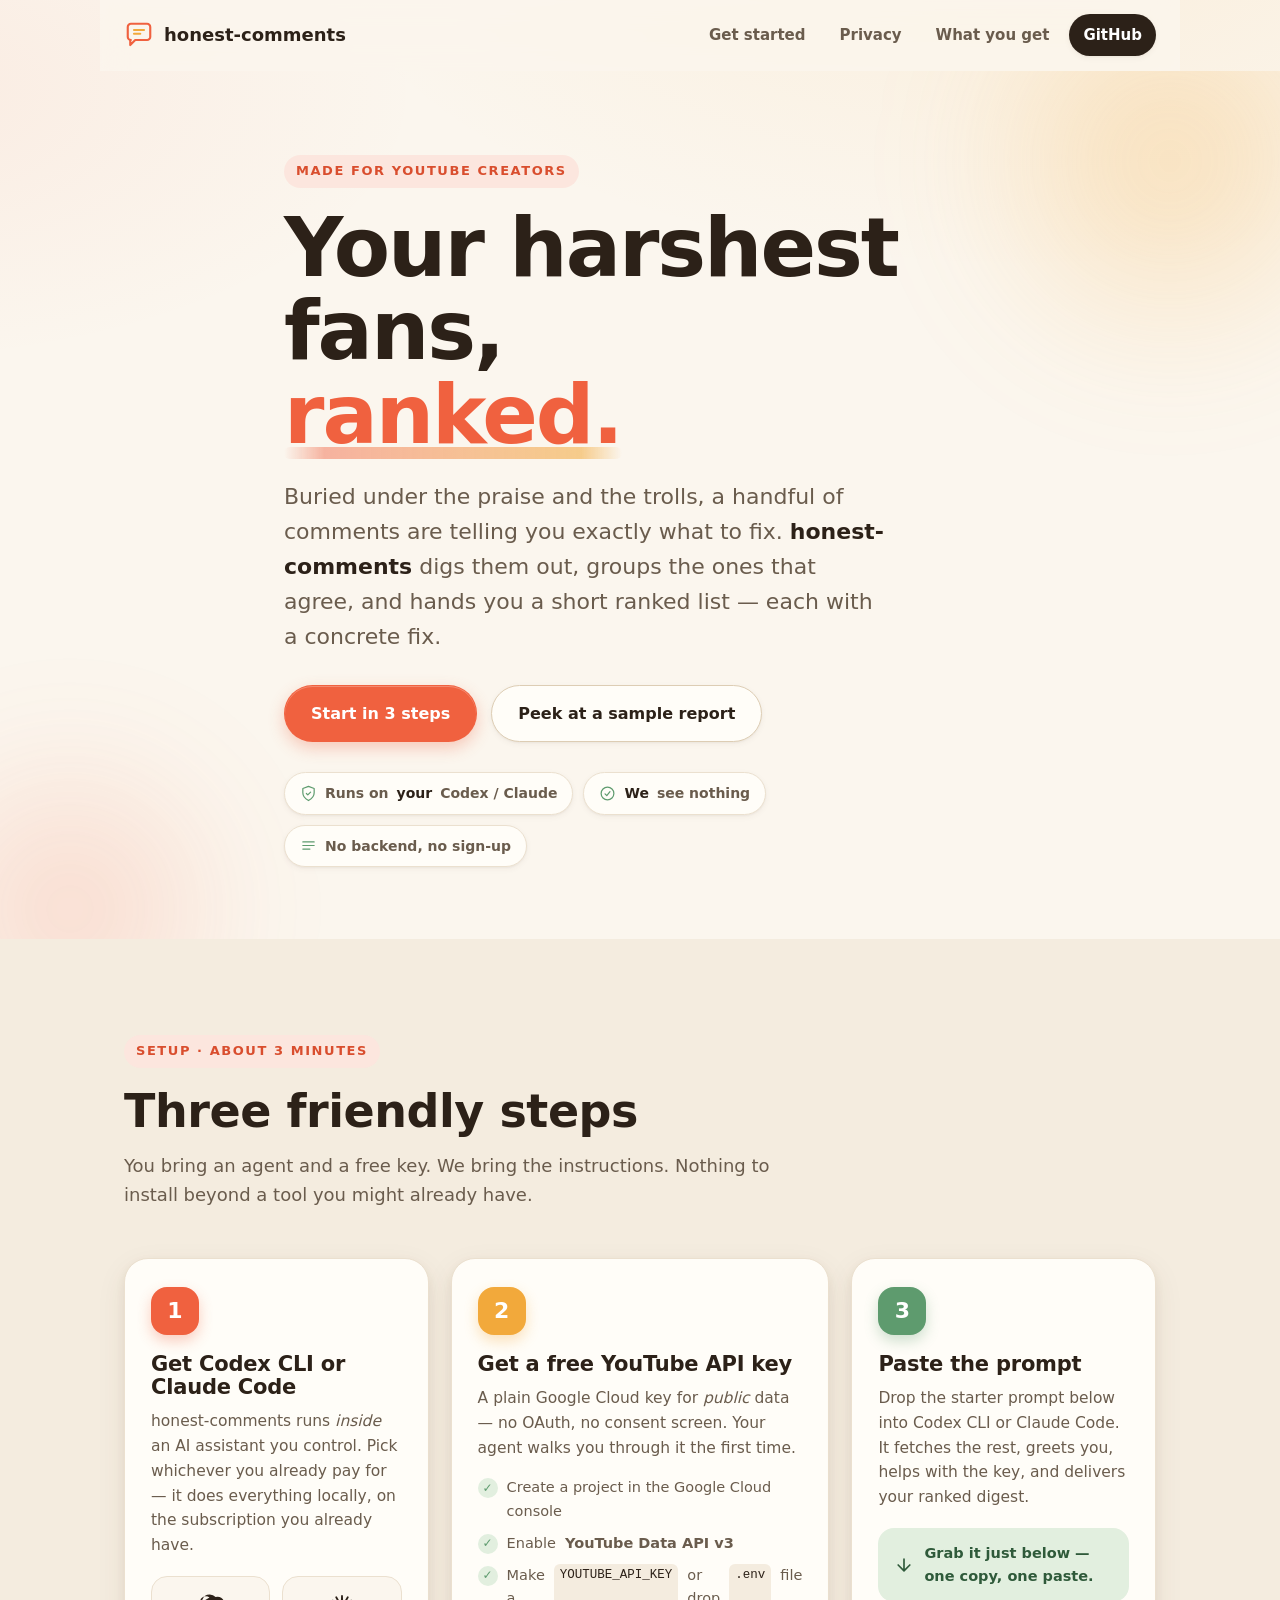
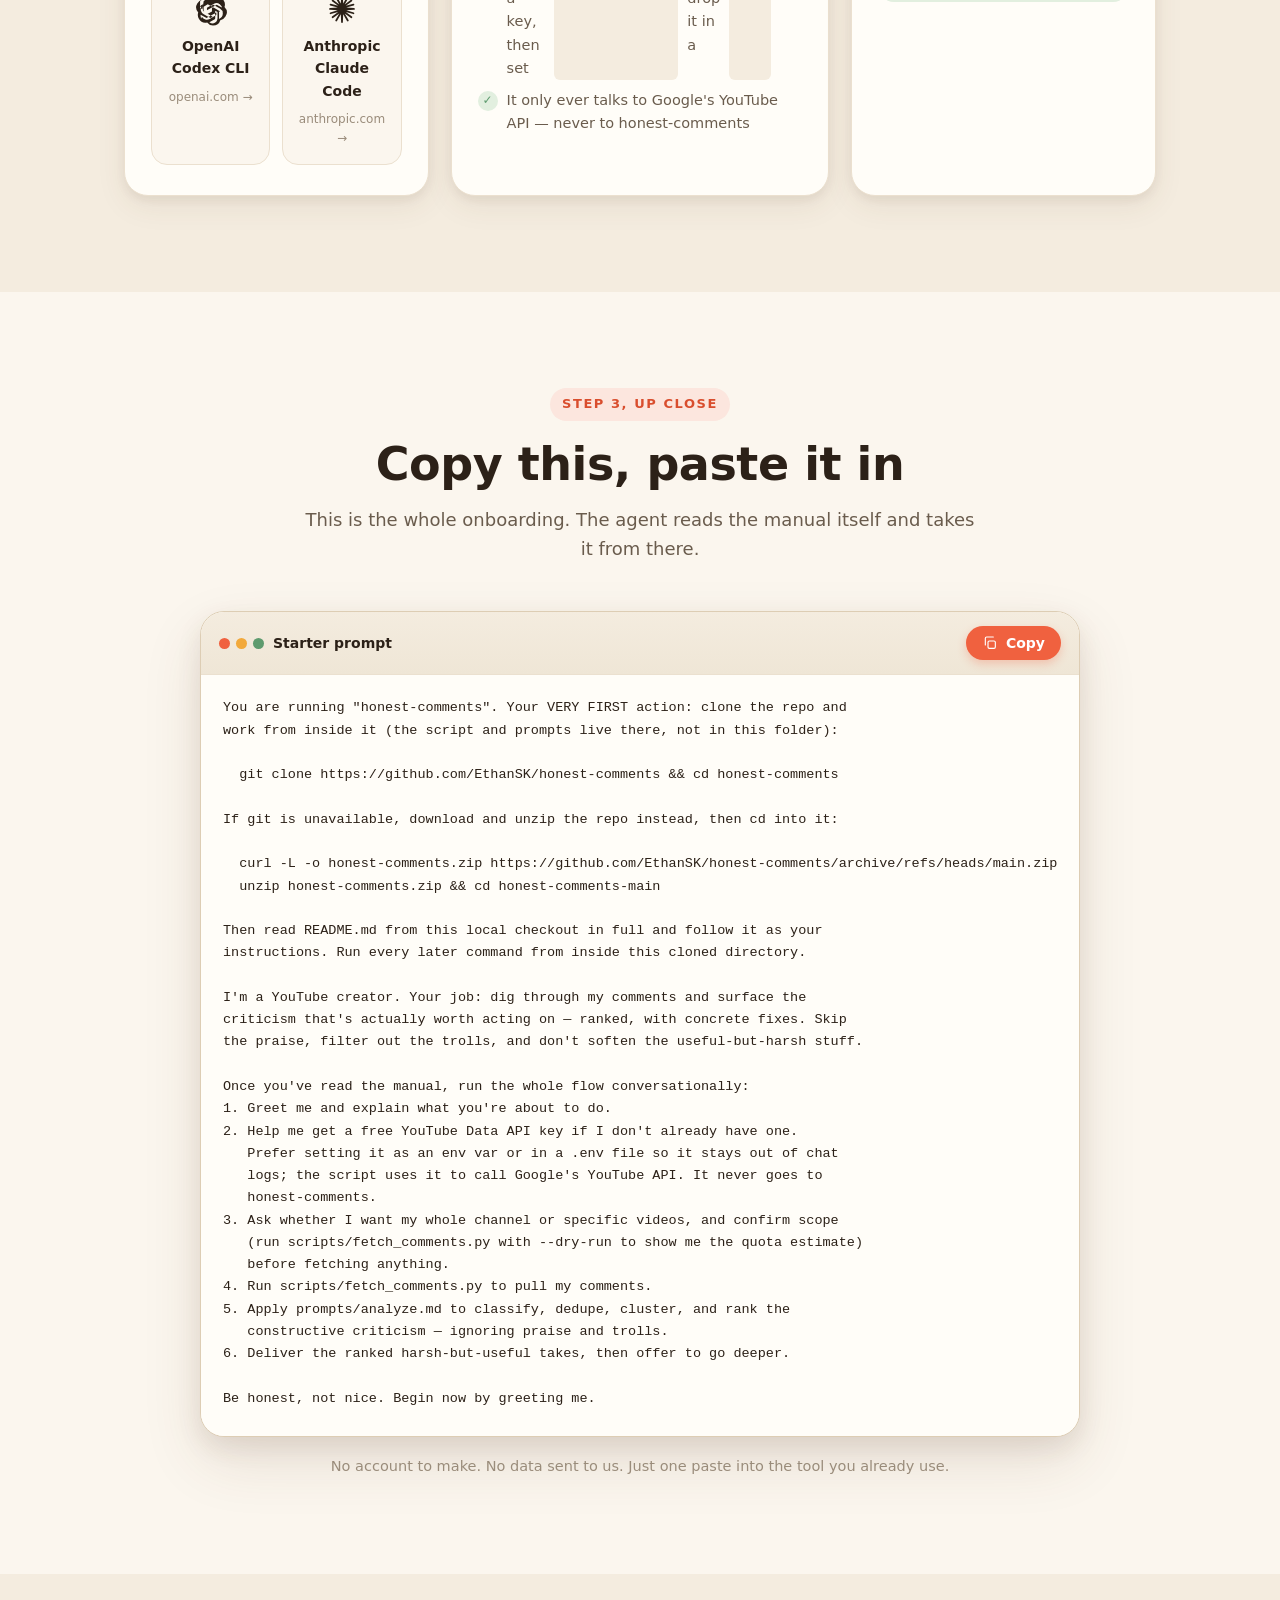
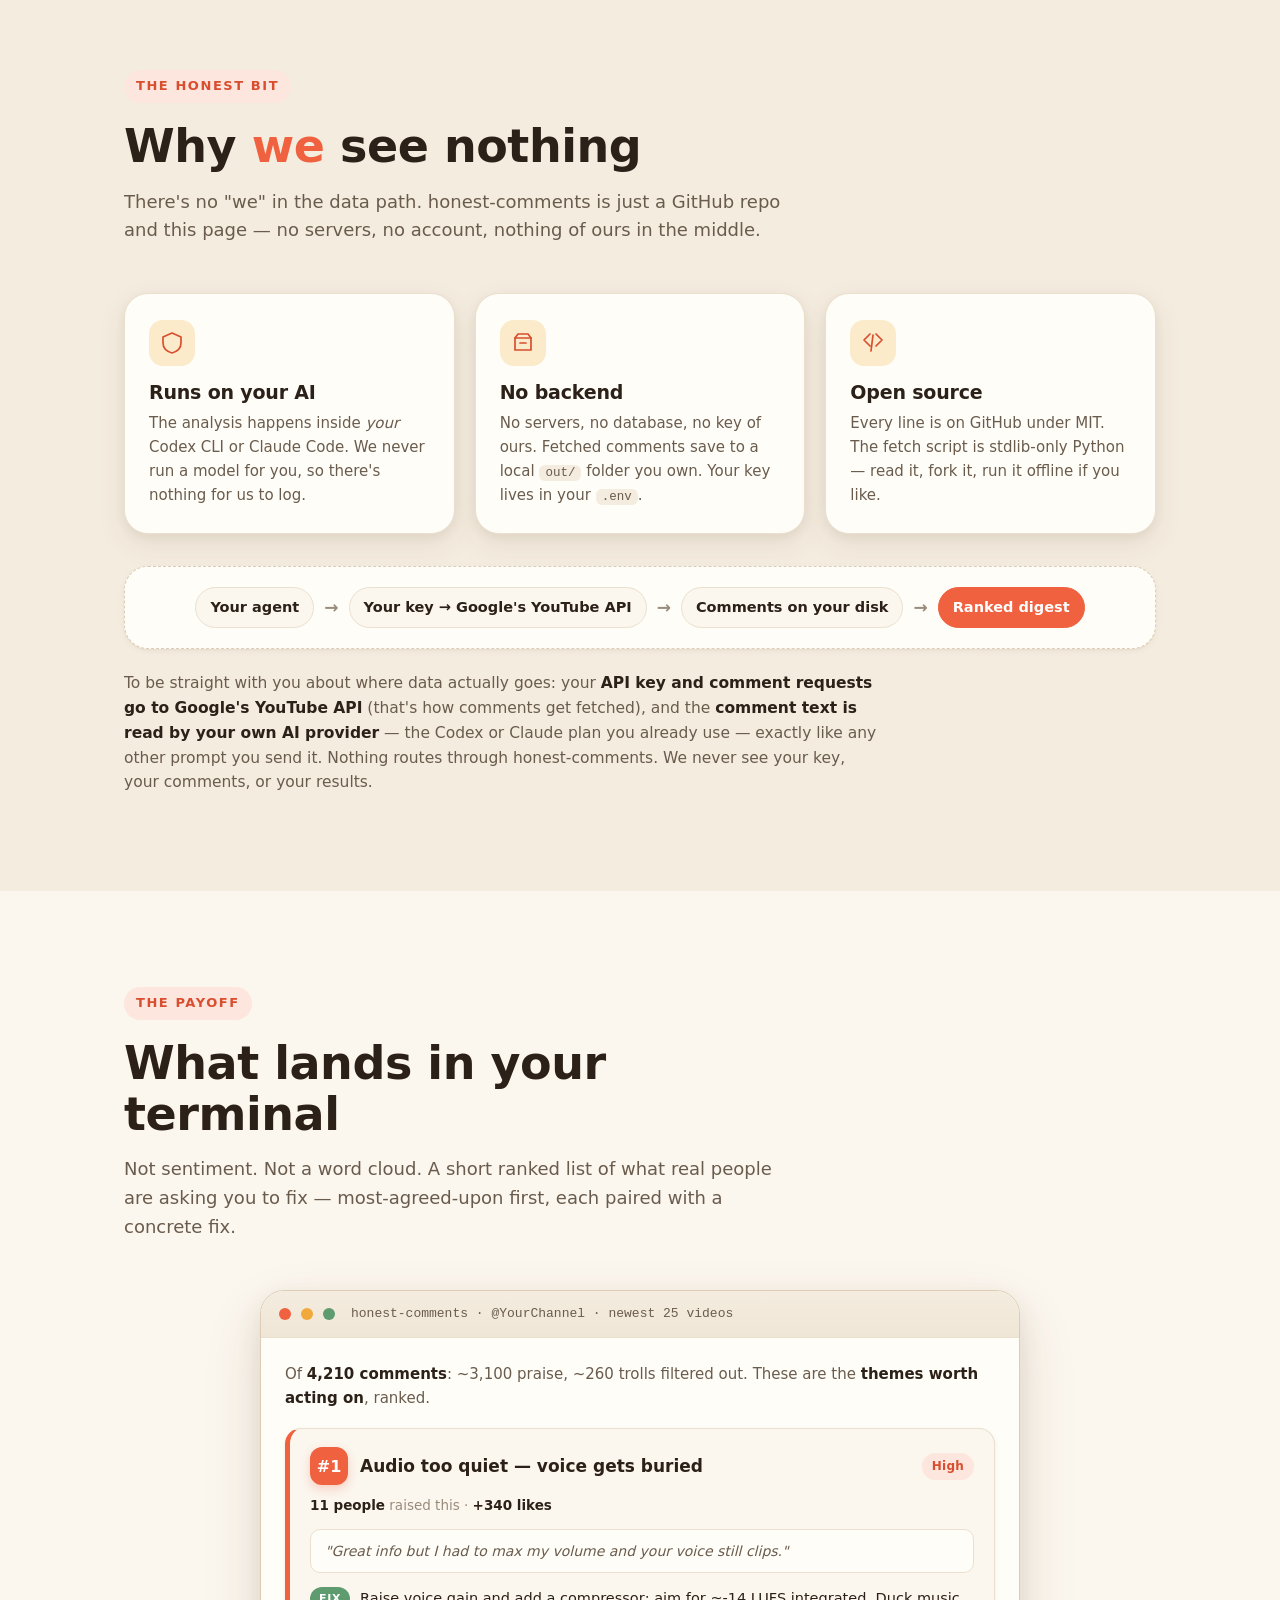
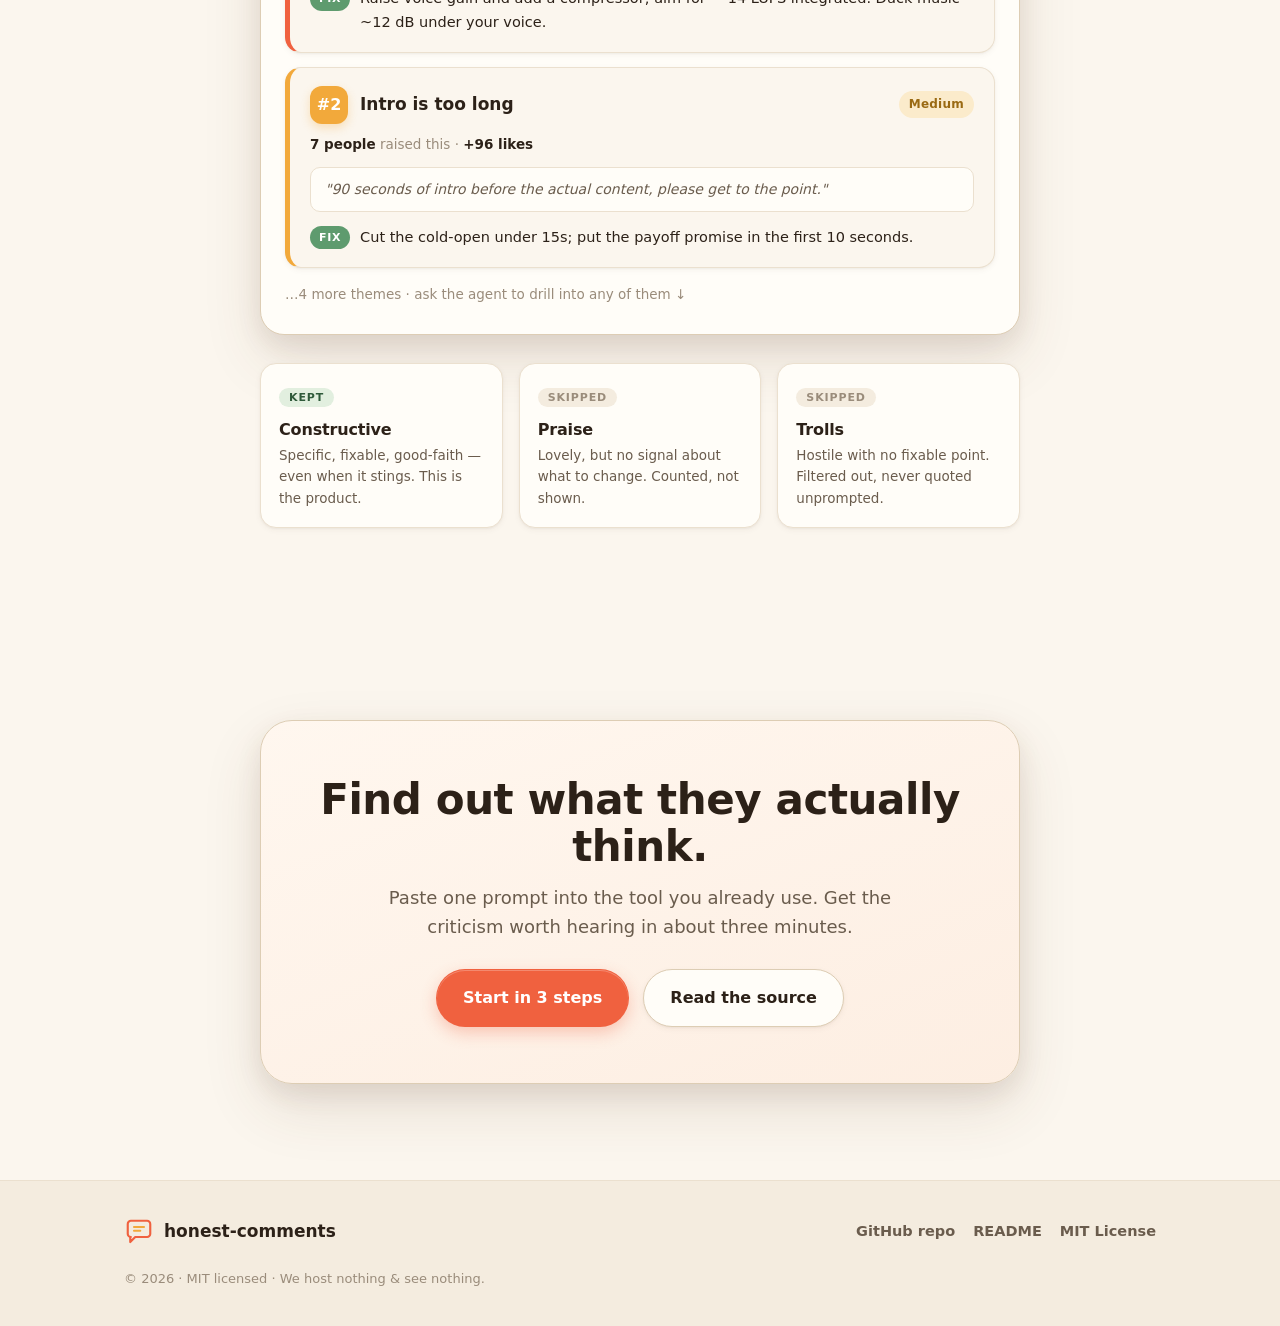
<file: design-variants/v1-creator-warm.html>
<!DOCTYPE html>
<!--
  honest-comments — landing page · DESIGN VARIANT v1 "Creator-warm & friendly"
  ============================================================================
  SINGLE self-contained file. All CSS lives in the <style> block below; the only
  JS is the inline copy-to-clipboard handler at the bottom. NO external fonts,
  images, or CDNs — double-click the file and it renders fully offline.

  VISUAL DIRECTION — "Creator-warm & friendly":
    Warm, reassuring, hand-made. Built for NON-technical YouTubers who need to
    trust the tool before they'll paste a prompt. Soft cream canvas, a friendly
    coral/amber accent, gentle sage for "good" states, generously rounded
    corners, soft layered shadows. The signature motif is the "warm paper card"
    — ranked-criticism insights look like index cards a friend jotted for you,
    not a hacker terminal. Microcopy is gentle and human.

  Page order (top -> bottom):
    1. Sticky nav
    2. Hero — "Your harshest fans, ranked." + value prop + primary CTA + trust pills
    3. Three steps — Get an agent / Get a free key / Paste the prompt (centrepiece)
    4. The copy-paste starter prompt (verbatim, with a working Copy button)
    5. "We see nothing" — the honest privacy section
    6. One example-output mock (warm terminal/chat window, ranked insight)
    7. Footer — GitHub repo link

  HONEST PRIVACY FRAMING (do not overclaim): the YouTube key + fetch requests go
  to Google's YouTube API; comment text is processed by the creator's OWN AI
  provider; honest-comments itself has no servers and receives nothing. We never
  say "nothing leaves your machine".

  Brand marks for OpenAI Codex (blossom/knot) and Anthropic Claude (sunburst) are
  inline dependency-free SVGs, used for "works with" attribution only.
-->
<html lang="en">
<head>
  <meta charset="UTF-8" />
  <meta name="viewport" content="width=device-width, initial-scale=1.0" />
  <title>honest-comments — your harshest fans, ranked</title>
  <meta
    name="description"
    content="Find the genuinely useful criticism buried in your YouTube comments. No praise, no trolls — just what to actually fix, ranked. Runs on your own Codex CLI or Claude Code; honest-comments sees nothing."
  />

  <style>
    /* =====================================================================
       DESIGN TOKENS — the whole warm palette + type scale lives here.
       Change a value once and it cascades everywhere.
       ===================================================================== */
    :root {
      /* --- Warm paper palette --- */
      --canvas:      #FBF6EE;   /* page background — warm off-white / cream */
      --canvas-deep: #F4ECDF;   /* slightly deeper cream for alternating bands */
      --card:        #FFFDF8;   /* near-white warm card surface */
      --ink:         #2C2118;   /* warm dark brown — our "black" (never pure #000) */
      --ink-soft:    #6A5C4D;   /* muted brown for body copy / secondary text */
      --ink-faint:   #9A8C7B;   /* faintest brown for captions / hints */
      --line:        #EBE0CF;   /* hairline border — warm clay */
      --line-strong: #DDCDB4;   /* stronger border on interactive cards */

      /* --- Accents --- */
      --coral:       #F0613F;   /* primary friendly accent — warm persimmon/coral */
      --coral-deep:  #D94E2E;   /* pressed/hover coral */
      --coral-soft:  #FCE6DE;   /* coral tint background for chips */
      --amber:       #F2A93B;   /* secondary warm accent */
      --amber-soft:  #FBEBCB;
      --sage:        #5E9B6E;   /* gentle green — "kept / good / done" */
      --sage-soft:   #E2EFDF;

      /* --- Shadows (soft, layered, never harsh) --- */
      --shadow-sm: 0 1px 2px rgba(80,60,40,.05), 0 2px 6px rgba(80,60,40,.05);
      --shadow-md: 0 4px 10px rgba(90,60,35,.07), 0 10px 30px rgba(90,60,35,.08);
      --shadow-lg: 0 10px 24px rgba(90,60,35,.10), 0 24px 60px rgba(90,60,35,.12);

      /* --- Rounding (generous, friendly) --- */
      --r-sm: 10px;
      --r-md: 16px;
      --r-lg: 24px;
      --r-xl: 32px;

      /* --- Type families — system stacks only, so it renders fully offline.
             Display = the rounded, friendly sans macOS/Win give us first.
             Mono    = for the prompt + terminal mock. --- */
      --font-display: "Avenir Next", "Segoe UI", system-ui, -apple-system, "Helvetica Neue", Arial, sans-serif;
      --font-body:    system-ui, -apple-system, "Segoe UI", "Helvetica Neue", Arial, sans-serif;
      --font-mono:    ui-monospace, "SF Mono", "JetBrains Mono", "Menlo", "Consolas", monospace;

      --maxw: 1080px;
    }

    /* =====================================================================
       RESET / BASE
       ===================================================================== */
    *, *::before, *::after { box-sizing: border-box; }
    html { scroll-behavior: smooth; -webkit-text-size-adjust: 100%; }
    body {
      margin: 0;
      font-family: var(--font-body);
      color: var(--ink);
      background: var(--canvas);
      line-height: 1.6;
      font-size: 17px;
      -webkit-font-smoothing: antialiased;
      text-rendering: optimizeLegibility;
      /* subtle warm vertical wash so the page never feels flat */
      background-image:
        radial-gradient(1200px 600px at 80% -10%, rgba(242,169,59,.10), transparent 60%),
        radial-gradient(1000px 500px at -10% 10%, rgba(240,97,63,.07), transparent 55%);
      background-attachment: fixed;
    }
    a { color: inherit; text-decoration: none; }
    h1, h2, h3, h4 { font-family: var(--font-display); margin: 0; line-height: 1.1; letter-spacing: -.01em; }
    p { margin: 0; }
    code, pre { font-family: var(--font-mono); }
    strong { font-weight: 700; }
    em { font-style: italic; }

    .container { width: 100%; max-width: var(--maxw); margin: 0 auto; padding: 0 24px; }

    /* shared eyebrow label — small warm uppercase tag above section titles */
    .eyebrow {
      display: inline-flex; align-items: center; gap: 8px;
      font-size: 13px; font-weight: 700; letter-spacing: .12em; text-transform: uppercase;
      color: var(--coral-deep);
      background: var(--coral-soft);
      padding: 6px 12px; border-radius: 999px;
      margin: 0 0 18px;
    }

    /* Section rhythm. Spacing tokens are deliberately generous (airy = warm). */
    .section { padding: 96px 0; }
    .section--alt { background: var(--canvas-deep); }
    .section__head { max-width: 660px; margin: 0 0 48px; }
    .section__title { font-size: clamp(30px, 4.2vw, 46px); font-weight: 800; }
    .section__title em { font-style: normal; color: var(--coral); }
    .section__lede { margin-top: 16px; font-size: 18px; color: var(--ink-soft); }

    /* =====================================================================
       BUTTONS
       ===================================================================== */
    .btn {
      display: inline-flex; align-items: center; justify-content: center; gap: 10px;
      font-family: var(--font-display);
      font-weight: 700; font-size: 16px;
      padding: 15px 26px; border-radius: 999px;
      border: 1.5px solid transparent;
      cursor: pointer; transition: transform .16s ease, box-shadow .16s ease, background .16s ease;
      white-space: nowrap;
    }
    .btn--primary {
      background: var(--coral); color: #fff;
      box-shadow: 0 6px 16px rgba(240,97,63,.30), inset 0 1px 0 rgba(255,255,255,.25);
    }
    .btn--primary:hover { background: var(--coral-deep); transform: translateY(-2px); box-shadow: 0 12px 26px rgba(240,97,63,.36); }
    .btn--ghost {
      background: var(--card); color: var(--ink);
      border-color: var(--line-strong);
      box-shadow: var(--shadow-sm);
    }
    .btn--ghost:hover { transform: translateY(-2px); box-shadow: var(--shadow-md); border-color: var(--coral); }

    /* =====================================================================
       STICKY NAV
       ===================================================================== */
    .nav {
      position: sticky; top: 0; z-index: 50;
      display: flex; align-items: center; justify-content: space-between;
      gap: 16px;
      padding: 14px 24px;
      max-width: var(--maxw); margin: 0 auto;
      /* frosted warm bar so content scrolls softly underneath */
      background: rgba(251,246,238,.82);
      backdrop-filter: saturate(160%) blur(12px);
      -webkit-backdrop-filter: saturate(160%) blur(12px);
      border-bottom: 1px solid transparent;
    }
    .nav__brand { display: inline-flex; align-items: center; gap: 10px; font-family: var(--font-display); font-weight: 800; font-size: 18px; }
    .nav__logo { width: 30px; height: 30px; flex: none; }
    .nav__links { display: flex; align-items: center; gap: 6px; }
    .nav__links a { padding: 9px 14px; border-radius: 999px; font-weight: 600; font-size: 15px; color: var(--ink-soft); transition: color .15s, background .15s; }
    .nav__links a:hover { color: var(--ink); background: rgba(240,97,63,.08); }
    .nav__cta {
      background: var(--ink) !important; color: #fff !important;
      box-shadow: var(--shadow-sm);
    }
    .nav__cta:hover { background: var(--coral-deep) !important; }

    /* =====================================================================
       HERO
       ===================================================================== */
    .hero { position: relative; overflow: hidden; padding: 84px 0 72px; }
    /* soft warm "blob" glows behind the hero — pure decoration */
    .hero__blob { position: absolute; border-radius: 50%; filter: blur(60px); opacity: .55; z-index: 0; pointer-events: none; }
    .hero__blob--a { width: 460px; height: 460px; top: -140px; right: -120px; background: radial-gradient(circle, rgba(242,169,59,.55), transparent 70%); }
    .hero__blob--b { width: 380px; height: 380px; bottom: -160px; left: -120px; background: radial-gradient(circle, rgba(240,97,63,.40), transparent 70%); }
    .hero__inner { position: relative; z-index: 1; max-width: 760px; }

    .hero__title {
      font-size: clamp(44px, 8vw, 82px);
      font-weight: 800;
      letter-spacing: -.025em;
      line-height: 1.02;
      margin-bottom: 22px;
    }
    /* the accent line gets a soft hand-drawn coral underline via a layered gradient */
    .hero__accent {
      color: var(--coral);
      position: relative;
      white-space: nowrap;
    }
    .hero__accent::after {
      content: ""; position: absolute; left: 0; right: 0; bottom: .04em; height: .14em;
      background: linear-gradient(90deg, rgba(240,97,63,.0), rgba(240,97,63,.45) 12%, rgba(242,169,59,.55) 88%, rgba(242,169,59,0));
      border-radius: 999px;
    }
    .hero__sub { font-size: clamp(18px, 2.4vw, 22px); color: var(--ink-soft); max-width: 600px; margin-bottom: 30px; }
    .hero__sub strong { color: var(--ink); }

    .hero__actions { display: flex; flex-wrap: wrap; gap: 14px; margin-bottom: 30px; }

    /* trust pills — the page's single biggest job is TRUST, so these sit high */
    .pills { display: flex; flex-wrap: wrap; gap: 10px; }
    .pill {
      display: inline-flex; align-items: center; gap: 8px;
      background: var(--card); border: 1px solid var(--line);
      padding: 9px 15px; border-radius: 999px;
      font-size: 14px; font-weight: 600; color: var(--ink-soft);
      box-shadow: var(--shadow-sm);
    }
    .pill svg { width: 17px; height: 17px; flex: none; color: var(--sage); }
    .pill strong { color: var(--ink); }

    /* =====================================================================
       STEPS — the centrepiece. Big warm numbered cards.
       ===================================================================== */
    .steps__grid {
      display: grid; grid-template-columns: repeat(3, 1fr); gap: 22px;
    }
    .step {
      background: var(--card);
      border: 1px solid var(--line);
      border-radius: var(--r-lg);
      padding: 28px 26px 30px;
      box-shadow: var(--shadow-md);
      position: relative;
      transition: transform .18s ease, box-shadow .18s ease;
    }
    .step:hover { transform: translateY(-4px); box-shadow: var(--shadow-lg); }
    /* the big friendly number badge — rounded "sticky chip" feel */
    .step__num {
      display: inline-flex; align-items: center; justify-content: center;
      width: 48px; height: 48px; border-radius: 16px;
      font-family: var(--font-display); font-weight: 800; font-size: 22px;
      color: #fff; background: var(--coral);
      box-shadow: 0 6px 14px rgba(240,97,63,.30);
      margin-bottom: 18px;
    }
    .step:nth-child(2) .step__num { background: var(--amber); box-shadow: 0 6px 14px rgba(242,169,59,.32); }
    .step:nth-child(3) .step__num { background: var(--sage); box-shadow: 0 6px 14px rgba(94,155,110,.30); }
    .step__title { font-size: 21px; font-weight: 800; margin-bottom: 10px; }
    .step__text { color: var(--ink-soft); font-size: 15.5px; }
    .step__text code { background: var(--canvas-deep); padding: 1px 6px; border-radius: 6px; font-size: 13px; color: var(--ink); }

    /* Step 1: the two agent option cards (Codex / Claude) */
    .agents { display: grid; grid-template-columns: 1fr 1fr; gap: 12px; margin-top: 18px; }
    .agent {
      display: flex; flex-direction: column; align-items: center; text-align: center; gap: 8px;
      padding: 16px 10px; border-radius: var(--r-md);
      background: var(--canvas); border: 1px solid var(--line);
      transition: border-color .15s, transform .15s, box-shadow .15s;
    }
    .agent:hover { border-color: var(--coral); transform: translateY(-2px); box-shadow: var(--shadow-sm); }
    .agent__logo { width: 34px; height: 34px; color: var(--ink); }
    .agent__name { font-weight: 700; font-size: 14px; font-family: var(--font-display); }
    .agent__hint { font-size: 12px; color: var(--ink-faint); }

    /* Step 2: little ticked checklist */
    .ticks { list-style: none; padding: 0; margin: 16px 0 0; display: flex; flex-direction: column; gap: 9px; }
    .ticks li { display: flex; gap: 9px; font-size: 14.5px; color: var(--ink-soft); }
    .ticks li::before {
      content: "✓"; flex: none; color: var(--sage); font-weight: 800;
      width: 20px; height: 20px; border-radius: 50%; background: var(--sage-soft);
      display: inline-flex; align-items: center; justify-content: center; font-size: 12px;
      margin-top: 2px;
    }
    .ticks code { background: var(--canvas-deep); padding: 1px 6px; border-radius: 6px; font-size: 12.5px; color: var(--ink); }

    /* Step 3: a friendly callout pointing down to the prompt box */
    .step__point {
      margin-top: 18px; padding: 14px 16px; border-radius: var(--r-md);
      background: var(--sage-soft); color: #2f5a3a; font-size: 14.5px; font-weight: 600;
      display: flex; align-items: center; gap: 10px;
    }
    .step__point svg { width: 20px; height: 20px; flex: none; }

    /* =====================================================================
       PROMPT BLOCK — verbatim starter prompt + working Copy button
       ===================================================================== */
    .prompt { max-width: 880px; margin: 0 auto; }
    .promptbox {
      background: var(--card);
      border: 1px solid var(--line-strong);
      border-radius: var(--r-lg);
      box-shadow: var(--shadow-lg);
      overflow: hidden;
    }
    .promptbox__bar {
      display: flex; align-items: center; justify-content: space-between; gap: 12px;
      padding: 14px 18px;
      background: linear-gradient(180deg, var(--canvas-deep), #efe6d6);
      border-bottom: 1px solid var(--line);
    }
    .promptbox__label { display: inline-flex; align-items: center; gap: 9px; font-weight: 700; font-size: 14px; font-family: var(--font-display); }
    .promptbox__label .dotrow { display: inline-flex; gap: 6px; }
    .promptbox__label .pdot { width: 11px; height: 11px; border-radius: 50%; display: inline-block; }
    .pdot--r { background: #F0613F; } .pdot--y { background: #F2A93B; } .pdot--g { background: #5E9B6E; }
    .copy-btn {
      display: inline-flex; align-items: center; gap: 8px;
      font-family: var(--font-display); font-weight: 700; font-size: 14px;
      padding: 9px 16px; border-radius: 999px;
      background: var(--coral); color: #fff; border: none; cursor: pointer;
      box-shadow: 0 4px 10px rgba(240,97,63,.28);
      transition: background .15s, transform .15s;
    }
    .copy-btn:hover { background: var(--coral-deep); transform: translateY(-1px); }
    .copy-btn.copied { background: var(--sage); box-shadow: 0 4px 10px rgba(94,155,110,.30); }
    .copy-btn svg { width: 16px; height: 16px; }
    .promptbox__pre {
      margin: 0; padding: 22px 22px 26px; overflow-x: auto;
      background: #fffdf8;
      font-size: 13.5px; line-height: 1.65; color: var(--ink);
      white-space: pre; tab-size: 2;
    }
    .prompt__note { text-align: center; margin-top: 18px; color: var(--ink-faint); font-size: 14.5px; }

    /* =====================================================================
       PRIVACY — the honest "we see nothing" section
       ===================================================================== */
    .privacy__grid { display: grid; grid-template-columns: repeat(3, 1fr); gap: 20px; margin-top: 8px; }
    .pcard {
      background: var(--card); border: 1px solid var(--line);
      border-radius: var(--r-lg); padding: 26px 24px;
      box-shadow: var(--shadow-md);
    }
    .pcard__icon {
      width: 46px; height: 46px; border-radius: 14px;
      display: inline-flex; align-items: center; justify-content: center;
      background: var(--amber-soft); color: var(--coral-deep);
      margin-bottom: 16px;
    }
    .pcard__icon svg { width: 24px; height: 24px; }
    .pcard h3 { font-size: 19px; font-weight: 800; margin-bottom: 8px; }
    .pcard p { color: var(--ink-soft); font-size: 15px; }
    .pcard code { background: var(--canvas-deep); padding: 1px 6px; border-radius: 6px; font-size: 12.5px; }

    /* honest flow line — makes the "no middleman" claim concrete */
    .flow {
      margin-top: 32px; padding: 20px 22px; border-radius: var(--r-lg);
      background: var(--card); border: 1px dashed var(--line-strong);
      display: flex; flex-wrap: wrap; align-items: center; justify-content: center; gap: 12px 10px;
      box-shadow: var(--shadow-sm);
    }
    .flow__node { font-weight: 700; font-size: 14.5px; padding: 8px 14px; border-radius: 999px; background: var(--canvas); border: 1px solid var(--line); }
    .flow__node--out { background: var(--coral); color: #fff; border-color: var(--coral); }
    .flow__arrow { color: var(--ink-faint); font-weight: 800; }
    .privacy__honest { margin-top: 22px; max-width: 760px; color: var(--ink-soft); font-size: 15.5px; }
    .privacy__honest strong { color: var(--ink); }

    /* =====================================================================
       OUTPUT MOCK — one warm terminal/chat window with a ranked insight
       ===================================================================== */
    .demo { max-width: 760px; margin: 0 auto; }
    .win {
      background: var(--card); border: 1px solid var(--line-strong);
      border-radius: var(--r-lg); overflow: hidden;
      box-shadow: var(--shadow-lg);
    }
    .win__bar {
      display: flex; align-items: center; gap: 10px;
      padding: 13px 18px; background: linear-gradient(180deg, var(--canvas-deep), #efe6d6);
      border-bottom: 1px solid var(--line);
    }
    .win__dot { width: 12px; height: 12px; border-radius: 50%; }
    .win__dot--r { background: #F0613F; } .win__dot--y { background: #F2A93B; } .win__dot--g { background: #5E9B6E; }
    .win__title { margin-left: 6px; font-family: var(--font-mono); font-size: 13px; color: var(--ink-soft); }
    .win__body { padding: 24px 24px 28px; }
    .win__summary { font-size: 15px; color: var(--ink-soft); margin-bottom: 18px; }
    .win__summary strong { color: var(--ink); }

    /* the ranked insight "paper card" — the signature element */
    .insight {
      background: var(--canvas); border: 1px solid var(--line);
      border-left: 5px solid var(--coral);
      border-radius: var(--r-md); padding: 18px 20px;
      box-shadow: var(--shadow-sm);
    }
    .insight + .insight { margin-top: 14px; }
    .insight--med { border-left-color: var(--amber); }
    .insight__head { display: flex; align-items: center; gap: 12px; flex-wrap: wrap; }
    .insight__rank {
      font-family: var(--font-display); font-weight: 800; font-size: 16px; color: #fff;
      background: var(--coral); width: 38px; height: 38px; border-radius: 12px;
      display: inline-flex; align-items: center; justify-content: center; flex: none;
      box-shadow: 0 4px 10px rgba(240,97,63,.26);
    }
    .insight--med .insight__rank { background: var(--amber); box-shadow: 0 4px 10px rgba(242,169,59,.30); }
    .insight__title { font-size: 17px; font-weight: 800; flex: 1 1 auto; }
    .sev { font-size: 12px; font-weight: 800; padding: 4px 10px; border-radius: 999px; letter-spacing: .02em; }
    .sev--high { background: var(--coral-soft); color: var(--coral-deep); }
    .sev--med  { background: var(--amber-soft); color: #9a6a13; }
    .insight__meta { font-size: 13.5px; color: var(--ink-faint); margin: 10px 0 0; }
    .insight__meta strong { color: var(--ink); }
    .insight__quote {
      margin: 12px 0 0; padding: 10px 14px; border-radius: var(--r-sm);
      background: var(--card); border: 1px solid var(--line);
      font-size: 14px; color: var(--ink-soft); font-style: italic;
    }
    .insight__fix { margin: 14px 0 0; font-size: 14.5px; color: var(--ink); display: flex; gap: 10px; }
    .fix-tag {
      flex: none; align-self: flex-start; font-size: 11px; font-weight: 800; letter-spacing: .06em; text-transform: uppercase;
      background: var(--sage); color: #fff; padding: 3px 9px; border-radius: 999px;
    }
    .win__more { margin-top: 16px; font-size: 13.5px; color: var(--ink-faint); }

    /* three-bucket trust strip under the demo */
    .buckets { display: grid; grid-template-columns: repeat(3, 1fr); gap: 16px; margin-top: 28px; max-width: 760px; margin-left: auto; margin-right: auto; }
    .bucket { background: var(--card); border: 1px solid var(--line); border-radius: var(--r-md); padding: 18px 18px; box-shadow: var(--shadow-sm); }
    .bucket__tag { font-size: 11px; font-weight: 800; letter-spacing: .08em; text-transform: uppercase; padding: 3px 10px; border-radius: 999px; }
    .bucket--keep .bucket__tag { background: var(--sage-soft); color: #2f5a3a; }
    .bucket--drop .bucket__tag { background: var(--canvas-deep); color: var(--ink-faint); }
    .bucket h4 { font-size: 16px; font-weight: 800; margin: 12px 0 6px; }
    .bucket p { font-size: 13.5px; color: var(--ink-soft); }

    /* =====================================================================
       FINAL CTA
       ===================================================================== */
    .finale { text-align: center; }
    .finale__card {
      max-width: 760px; margin: 0 auto;
      background: linear-gradient(160deg, #fff7ef, #fdeee2);
      border: 1px solid var(--line-strong);
      border-radius: var(--r-xl); padding: 56px 32px;
      box-shadow: var(--shadow-lg);
    }
    .finale__title { font-size: clamp(28px, 4vw, 42px); font-weight: 800; margin-bottom: 14px; }
    .finale__sub { color: var(--ink-soft); font-size: 18px; max-width: 520px; margin: 0 auto 28px; }
    .finale__actions { display: flex; flex-wrap: wrap; gap: 14px; justify-content: center; }

    /* =====================================================================
       FOOTER
       ===================================================================== */
    .footer { border-top: 1px solid var(--line); background: var(--canvas-deep); padding: 36px 0; }
    .footer__inner { display: flex; flex-wrap: wrap; align-items: center; justify-content: space-between; gap: 16px; }
    .footer__brand { display: inline-flex; align-items: center; gap: 10px; font-family: var(--font-display); font-weight: 800; }
    .footer__links { display: flex; flex-wrap: wrap; gap: 18px; font-size: 14.5px; }
    .footer__links a { color: var(--ink-soft); font-weight: 600; }
    .footer__links a:hover { color: var(--coral-deep); }
    .footer__fine { width: 100%; font-size: 13px; color: var(--ink-faint); margin-top: 6px; }

    /* =====================================================================
       LOAD-IN ANIMATION (gentle fade-up). Respect reduced motion.
       ===================================================================== */
    @media (prefers-reduced-motion: no-preference) {
      .fade { opacity: 0; transform: translateY(16px); animation: rise .7s cubic-bezier(.2,.7,.2,1) forwards; }
      .fade.d1 { animation-delay: .06s; } .fade.d2 { animation-delay: .14s; }
      .fade.d3 { animation-delay: .22s; } .fade.d4 { animation-delay: .30s; }
      @keyframes rise { to { opacity: 1; transform: none; } }
    }

    /* visible keyboard focus for accessibility */
    a:focus-visible, button:focus-visible { outline: 3px solid var(--amber); outline-offset: 2px; border-radius: 6px; }

    /* =====================================================================
       RESPONSIVE — collapse the grids on small screens (mobile-friendly).
       ===================================================================== */
    @media (max-width: 880px) {
      .steps__grid, .privacy__grid, .buckets { grid-template-columns: 1fr; }
      .nav__links a:not(.nav__cta) { display: none; } /* keep only the GitHub CTA on mobile */
      .section { padding: 72px 0; }
    }
    @media (max-width: 520px) {
      body { font-size: 16px; }
      .agents { grid-template-columns: 1fr; }
      .finale__card { padding: 40px 22px; }
    }
  </style>
</head>
<body>

  <!-- ============================================================= -->
  <!-- STICKY NAV                                                    -->
  <!-- ============================================================= -->
  <header class="nav">
    <a class="nav__brand" href="#top" aria-label="honest-comments home">
      <!-- logo: warm speech bubble with a small "rank" chevron -->
      <svg class="nav__logo" viewBox="0 0 24 24" aria-hidden="true">
        <path d="M3 5.5A2.5 2.5 0 0 1 5.5 3h13A2.5 2.5 0 0 1 21 5.5v8a2.5 2.5 0 0 1-2.5 2.5H9l-4 4v-4H5.5A2.5 2.5 0 0 1 3 13.5z"
          fill="none" stroke="#F0613F" stroke-width="1.7" stroke-linejoin="round"/>
        <path d="M8 8h8M8 11h5" stroke="#F2A93B" stroke-width="1.7" stroke-linecap="round"/>
      </svg>
      <span>honest-comments</span>
    </a>
    <nav class="nav__links" aria-label="Primary">
      <a href="#steps">Get started</a>
      <a href="#privacy">Privacy</a>
      <a href="#output">What you get</a>
      <a class="nav__cta" href="https://github.com/EthanSK/honest-comments" target="_blank" rel="noopener">GitHub</a>
    </nav>
  </header>

  <main id="top">
    <!-- ============================================================= -->
    <!-- HERO                                                          -->
    <!-- ============================================================= -->
    <section class="hero">
      <div class="hero__blob hero__blob--a" aria-hidden="true"></div>
      <div class="hero__blob hero__blob--b" aria-hidden="true"></div>

      <div class="hero__inner container">
        <p class="eyebrow fade">Made for YouTube creators</p>

        <h1 class="hero__title fade d1">
          Your harshest fans,<br />
          <span class="hero__accent">ranked.</span>
        </h1>

        <p class="hero__sub fade d2">
          Buried under the praise and the trolls, a handful of comments are telling you
          exactly what to fix. <strong>honest-comments</strong> digs them out, groups the
          ones that agree, and hands you a short ranked list — each with a concrete fix.
        </p>

        <div class="hero__actions fade d3">
          <a class="btn btn--primary" href="#steps">Start in 3 steps</a>
          <a class="btn btn--ghost" href="#output">Peek at a sample report</a>
        </div>

        <!-- TRUST pills — the page's #1 job. Honest wording, no overclaim. -->
        <div class="pills fade d4">
          <span class="pill">
            <svg viewBox="0 0 24 24"><path d="M12 2 4 5v6c0 5 3.4 8.5 8 11 4.6-2.5 8-6 8-11V5z" fill="none" stroke="currentColor" stroke-width="1.7" stroke-linejoin="round"/><path d="m9 12 2 2 4-4" fill="none" stroke="currentColor" stroke-width="1.7" stroke-linecap="round" stroke-linejoin="round"/></svg>
            Runs on <strong>your</strong> Codex / Claude
          </span>
          <span class="pill">
            <svg viewBox="0 0 24 24"><circle cx="12" cy="12" r="9" fill="none" stroke="currentColor" stroke-width="1.7"/><path d="M8.5 12.5 11 15l4.5-5.5" fill="none" stroke="currentColor" stroke-width="1.7" stroke-linecap="round" stroke-linejoin="round"/></svg>
            <strong>We</strong> see nothing
          </span>
          <span class="pill">
            <svg viewBox="0 0 24 24"><path d="M4 7h16M4 12h16M4 17h10" stroke="currentColor" stroke-width="1.7" stroke-linecap="round"/></svg>
            No backend, no sign-up
          </span>
        </div>
      </div>
    </section>

    <!-- ============================================================= -->
    <!-- THREE STEPS (centrepiece)                                     -->
    <!-- ============================================================= -->
    <section class="section section--alt" id="steps">
      <div class="container">
        <header class="section__head">
          <p class="eyebrow">Setup · about 3 minutes</p>
          <h2 class="section__title">Three friendly steps</h2>
          <p class="section__lede">
            You bring an agent and a free key. We bring the instructions. Nothing to install
            beyond a tool you might already have.
          </p>
        </header>

        <div class="steps__grid">
          <!-- STEP 1 — get an agent (show BOTH options) -->
          <div class="step">
            <div class="step__num">1</div>
            <h3 class="step__title">Get Codex CLI or Claude Code</h3>
            <p class="step__text">
              honest-comments runs <em>inside</em> an AI assistant you control. Pick whichever
              you already pay for — it does everything locally, on the subscription you already have.
            </p>

            <div class="agents">
              <!-- OpenAI Codex CLI — inline "blossom" brand mark (attribution use only) -->
              <a class="agent" href="https://developers.openai.com/codex/cli/" target="_blank" rel="noopener">
                <span class="agent__logo" aria-hidden="true">
                  <svg viewBox="0 0 24 24" fill="currentColor">
                    <path d="M21.55 9.84a5.4 5.4 0 0 0-.46-4.42 5.43 5.43 0 0 0-5.86-2.6A5.4 5.4 0 0 0 11.1 1a5.43 5.43 0 0 0-5.18 3.76A5.4 5.4 0 0 0 2.3 7.37a5.43 5.43 0 0 0 .67 6.37 5.4 5.4 0 0 0 .46 4.42 5.43 5.43 0 0 0 5.86 2.6A5.4 5.4 0 0 0 13.42 23a5.43 5.43 0 0 0 5.18-3.77 5.4 5.4 0 0 0 3.61-2.61 5.43 5.43 0 0 0-.67-6.78ZM13.42 21.6a4.03 4.03 0 0 1-2.59-.94l3.83-2.21a.63.63 0 0 0 .31-.55v-5.4l1.62.94v4.46a4.05 4.05 0 0 1-3.18 3.7ZM5.18 18a4.03 4.03 0 0 1-.48-2.72l3.83 2.22a.63.63 0 0 0 .63 0l6.59-3.8v1.87l-4.69 2.71a4.05 4.05 0 0 1-5.48-1.48Zm-1-8.32a4.03 4.03 0 0 1 2.11-1.77v4.5a.63.63 0 0 0 .32.55l6.58 3.8-1.62.93-4.69-2.7a4.05 4.05 0 0 1-1.71-5.31Zm14.4 3.35-6.59-3.81 1.62-.93 4.69 2.7a4.04 4.04 0 0 1-.62 7.29v-4.5a.63.63 0 0 0-.32-.55Zm1.61-2.42-3.83-2.22a.63.63 0 0 0-.63 0l-6.59 3.8V10.4l4.69-2.7a4.04 4.04 0 0 1 6 4.19Zm-14.27.92-1.62-.94V6.34a4.04 4.04 0 0 1 6.63-3.1l-3.83 2.2a.63.63 0 0 0-.31.56Zm.88-1.9 2.93-1.7 2.94 1.7v3.39l-2.94 1.7-2.93-1.7Z"/>
                  </svg>
                </span>
                <span class="agent__name">OpenAI Codex CLI</span>
                <span class="agent__hint">openai.com →</span>
              </a>

              <!-- Anthropic Claude Code — inline "sunburst" brand mark (attribution use only) -->
              <a class="agent" href="https://www.anthropic.com/claude-code" target="_blank" rel="noopener">
                <span class="agent__logo" aria-hidden="true">
                  <svg viewBox="0 0 24 24" fill="currentColor">
                    <path d="M12 1.4c.34 0 .62.27.63.61l.2 5.42 2.7-4.7a.63.63 0 0 1 1.1.63l-2.7 4.7 4.36-3.23a.63.63 0 0 1 .77.99l-4.36 3.22 5.22-1.46a.63.63 0 0 1 .35 1.21l-5.22 1.46 5.4.36a.63.63 0 0 1 0 1.26l-5.4.36 5.22 1.46a.63.63 0 0 1-.35 1.21l-5.22-1.46 4.36 3.22a.63.63 0 0 1-.77.99l-4.36-3.23 2.7 4.7a.63.63 0 0 1-1.1.63l-2.7-4.7-.2 5.42a.63.63 0 0 1-1.26 0l-.2-5.42-2.7 4.7a.63.63 0 0 1-1.1-.63l2.7-4.7-4.36 3.23a.63.63 0 0 1-.77-.99l4.36-3.22-5.22 1.46a.63.63 0 0 1-.35-1.21l5.22-1.46-5.4-.36a.63.63 0 0 1 0-1.26l5.4-.36-5.22-1.46a.63.63 0 0 1 .35-1.21l5.22 1.46-4.36-3.22a.63.63 0 0 1 .77-.99l4.36 3.23-2.7-4.7a.63.63 0 0 1 1.1-.63l2.7 4.7.2-5.42c.01-.34.29-.61.63-.61Z"/>
                  </svg>
                </span>
                <span class="agent__name">Anthropic Claude Code</span>
                <span class="agent__hint">anthropic.com →</span>
              </a>
            </div>
          </div>

          <!-- STEP 2 — get a free YouTube API key -->
          <div class="step">
            <div class="step__num">2</div>
            <h3 class="step__title">Get a free YouTube API key</h3>
            <p class="step__text">
              A plain Google Cloud key for <em>public</em> data — no OAuth, no consent screen.
              Your agent walks you through it the first time.
            </p>
            <ul class="ticks">
              <li>Create a project in the Google Cloud console</li>
              <li>Enable <strong>YouTube Data API v3</strong></li>
              <li>Make a key, then set <code>YOUTUBE_API_KEY</code> or drop it in a <code>.env</code> file</li>
              <li>It only ever talks to Google's YouTube API — never to honest-comments</li>
            </ul>
          </div>

          <!-- STEP 3 — paste the prompt -->
          <div class="step">
            <div class="step__num">3</div>
            <h3 class="step__title">Paste the prompt</h3>
            <p class="step__text">
              Drop the starter prompt below into Codex CLI or Claude Code. It fetches the rest,
              greets you, helps with the key, and delivers your ranked digest.
            </p>
            <div class="step__point">
              <svg viewBox="0 0 24 24" fill="none" stroke="currentColor" stroke-width="2" stroke-linecap="round" stroke-linejoin="round"><path d="M12 5v14M5 12l7 7 7-7"/></svg>
              Grab it just below — one copy, one paste.
            </div>
          </div>
        </div>
      </div>
    </section>

    <!-- ============================================================= -->
    <!-- THE STARTER PROMPT (verbatim + copy button)                   -->
    <!-- ============================================================= -->
    <section class="section">
      <div class="container">
        <header class="section__head" style="margin-left:auto;margin-right:auto;text-align:center;max-width:680px;">
          <p class="eyebrow">Step 3, up close</p>
          <h2 class="section__title">Copy this, paste it in</h2>
          <p class="section__lede" style="margin-left:auto;margin-right:auto;">
            This is the whole onboarding. The agent reads the manual itself and takes it from there.
          </p>
        </header>

        <div class="prompt">
          <div class="promptbox">
            <div class="promptbox__bar">
              <span class="promptbox__label">
                <span class="dotrow"><span class="pdot pdot--r"></span><span class="pdot pdot--y"></span><span class="pdot pdot--g"></span></span>
                Starter prompt
              </span>
              <!-- COPY BUTTON: copies the exact verbatim prompt text below.
                   Handler is the inline <script> at the bottom of <body>. -->
              <button class="copy-btn" type="button" id="copyBtn" aria-label="Copy starter prompt">
                <svg viewBox="0 0 24 24" fill="none" stroke="currentColor" stroke-width="1.7"><rect x="9" y="9" width="11" height="11" rx="2"/><path d="M5 15V5a2 2 0 0 1 2-2h10" stroke-linecap="round"/></svg>
                <span id="copyLabel">Copy</span>
              </button>
            </div>
            <!--
              VERBATIM STARTER PROMPT — reproduced exactly from site/starter.txt.
              The text inside <code> (id="promptText") is the literal string copied
              to the clipboard. The "&&" sequences below render as "&&" because they
              are HTML-escaped here as &amp;&amp; — the copy handler reads textContent,
              which un-escapes them back to "&&", so the clipboard gets the real text.
            -->
            <pre class="promptbox__pre"><code id="promptText">You are running "honest-comments". Your VERY FIRST action: clone the repo and
work from inside it (the script and prompts live there, not in this folder):

  git clone https://github.com/EthanSK/honest-comments &amp;&amp; cd honest-comments

If git is unavailable, download and unzip the repo instead, then cd into it:

  curl -L -o honest-comments.zip https://github.com/EthanSK/honest-comments/archive/refs/heads/main.zip
  unzip honest-comments.zip &amp;&amp; cd honest-comments-main

Then read README.md from this local checkout in full and follow it as your
instructions. Run every later command from inside this cloned directory.

I'm a YouTube creator. Your job: dig through my comments and surface the
criticism that's actually worth acting on — ranked, with concrete fixes. Skip
the praise, filter out the trolls, and don't soften the useful-but-harsh stuff.

Once you've read the manual, run the whole flow conversationally:
1. Greet me and explain what you're about to do.
2. Help me get a free YouTube Data API key if I don't already have one.
   Prefer setting it as an env var or in a .env file so it stays out of chat
   logs; the script uses it to call Google's YouTube API. It never goes to
   honest-comments.
3. Ask whether I want my whole channel or specific videos, and confirm scope
   (run scripts/fetch_comments.py with --dry-run to show me the quota estimate)
   before fetching anything.
4. Run scripts/fetch_comments.py to pull my comments.
5. Apply prompts/analyze.md to classify, dedupe, cluster, and rank the
   constructive criticism — ignoring praise and trolls.
6. Deliver the ranked harsh-but-useful takes, then offer to go deeper.

Be honest, not nice. Begin now by greeting me.</code></pre>
          </div>
          <p class="prompt__note">No account to make. No data sent to us. Just one paste into the tool you already use.</p>
        </div>
      </div>
    </section>

    <!-- ============================================================= -->
    <!-- PRIVACY — honest "we see nothing"                             -->
    <!-- ============================================================= -->
    <section class="section section--alt" id="privacy">
      <div class="container">
        <header class="section__head">
          <p class="eyebrow">The honest bit</p>
          <h2 class="section__title">Why <em>we</em> see nothing</h2>
          <p class="section__lede">
            There's no "we" in the data path. honest-comments is just a GitHub repo and this page —
            no servers, no account, nothing of ours in the middle.
          </p>
        </header>

        <div class="privacy__grid">
          <article class="pcard">
            <div class="pcard__icon"><svg viewBox="0 0 24 24" fill="none" stroke="currentColor" stroke-width="1.7"><path d="M12 2 3 6v6c0 5 4 8.5 9 10 5-1.5 9-5 9-10V6z" stroke-linejoin="round"/></svg></div>
            <h3>Runs on your AI</h3>
            <p>The analysis happens inside <em>your</em> Codex CLI or Claude Code. We never run a model for you, so there's nothing for us to log.</p>
          </article>
          <article class="pcard">
            <div class="pcard__icon"><svg viewBox="0 0 24 24" fill="none" stroke="currentColor" stroke-width="1.7"><path d="M4 7h16v12H4z"/><path d="M4 7 7 3h10l3 4M9 12h6" stroke-linecap="round" stroke-linejoin="round"/></svg></div>
            <h3>No backend</h3>
            <p>No servers, no database, no key of ours. Fetched comments save to a local <code>out/</code> folder you own. Your key lives in your <code>.env</code>.</p>
          </article>
          <article class="pcard">
            <div class="pcard__icon"><svg viewBox="0 0 24 24" fill="none" stroke="currentColor" stroke-width="1.7"><path d="M9 3 3 9l6 6M15 3l6 6-6 6M12 4l-2 16" stroke-linecap="round" stroke-linejoin="round"/></svg></div>
            <h3>Open source</h3>
            <p>Every line is on GitHub under MIT. The fetch script is stdlib-only Python — read it, fork it, run it offline if you like.</p>
          </article>
        </div>

        <!-- concrete flow line so the "no middleman" claim is legible -->
        <div class="flow" aria-label="Where your data goes">
          <span class="flow__node">Your agent</span>
          <span class="flow__arrow">→</span>
          <span class="flow__node">Your key → Google's YouTube API</span>
          <span class="flow__arrow">→</span>
          <span class="flow__node">Comments on your disk</span>
          <span class="flow__arrow">→</span>
          <span class="flow__node flow__node--out">Ranked digest</span>
        </div>

        <!-- HONEST framing — explicitly NOT "nothing leaves your machine". -->
        <p class="privacy__honest">
          To be straight with you about where data actually goes: your <strong>API key and comment
          requests go to Google's YouTube API</strong> (that's how comments get fetched), and the
          <strong>comment text is read by your own AI provider</strong> — the Codex or Claude plan you
          already use — exactly like any other prompt you send it. Nothing routes through honest-comments.
          We never see your key, your comments, or your results.
        </p>
      </div>
    </section>

    <!-- ============================================================= -->
    <!-- OUTPUT MOCK — one warm window with a ranked insight           -->
    <!-- ============================================================= -->
    <section class="section" id="output">
      <div class="container">
        <header class="section__head">
          <p class="eyebrow">The payoff</p>
          <h2 class="section__title">What lands in your terminal</h2>
          <p class="section__lede">
            Not sentiment. Not a word cloud. A short ranked list of what real people are asking you
            to fix — most-agreed-upon first, each paired with a concrete fix.
          </p>
        </header>

        <div class="demo">
          <div class="win">
            <div class="win__bar">
              <span class="win__dot win__dot--r"></span>
              <span class="win__dot win__dot--y"></span>
              <span class="win__dot win__dot--g"></span>
              <span class="win__title">honest-comments · @YourChannel · newest 25 videos</span>
            </div>
            <div class="win__body">
              <p class="win__summary">
                Of <strong>4,210 comments</strong>: ~3,100 praise, ~260 trolls filtered out.
                These are the <strong>themes worth acting on</strong>, ranked.
              </p>

              <!-- INSIGHT #1 — the signature warm "paper card" -->
              <article class="insight">
                <div class="insight__head">
                  <span class="insight__rank">#1</span>
                  <span class="insight__title">Audio too quiet — voice gets buried</span>
                  <span class="sev sev--high">High</span>
                </div>
                <p class="insight__meta"><strong>11 people</strong> raised this · <strong>+340 likes</strong></p>
                <p class="insight__quote">"Great info but I had to max my volume and your voice still clips."</p>
                <p class="insight__fix">
                  <span class="fix-tag">Fix</span>
                  Raise voice gain and add a compressor; aim for ~-14&nbsp;LUFS integrated. Duck music ~12&nbsp;dB under your voice.
                </p>
              </article>

              <!-- INSIGHT #2 -->
              <article class="insight insight--med">
                <div class="insight__head">
                  <span class="insight__rank">#2</span>
                  <span class="insight__title">Intro is too long</span>
                  <span class="sev sev--med">Medium</span>
                </div>
                <p class="insight__meta"><strong>7 people</strong> raised this · <strong>+96 likes</strong></p>
                <p class="insight__quote">"90 seconds of intro before the actual content, please get to the point."</p>
                <p class="insight__fix">
                  <span class="fix-tag">Fix</span>
                  Cut the cold-open under 15s; put the payoff promise in the first 10 seconds.
                </p>
              </article>

              <p class="win__more">…4 more themes · ask the agent to drill into any of them ↓</p>
            </div>
          </div>
        </div>

        <!-- three-bucket trust strip — makes the digest believable -->
        <div class="buckets">
          <div class="bucket bucket--keep">
            <span class="bucket__tag">Kept</span>
            <h4>Constructive</h4>
            <p>Specific, fixable, good-faith — even when it stings. This is the product.</p>
          </div>
          <div class="bucket bucket--drop">
            <span class="bucket__tag">Skipped</span>
            <h4>Praise</h4>
            <p>Lovely, but no signal about what to change. Counted, not shown.</p>
          </div>
          <div class="bucket bucket--drop">
            <span class="bucket__tag">Skipped</span>
            <h4>Trolls</h4>
            <p>Hostile with no fixable point. Filtered out, never quoted unprompted.</p>
          </div>
        </div>
      </div>
    </section>

    <!-- ============================================================= -->
    <!-- FINAL CTA                                                     -->
    <!-- ============================================================= -->
    <section class="section finale">
      <div class="container">
        <div class="finale__card">
          <h2 class="finale__title">Find out what they actually think.</h2>
          <p class="finale__sub">
            Paste one prompt into the tool you already use. Get the criticism worth hearing in about three minutes.
          </p>
          <div class="finale__actions">
            <a class="btn btn--primary" href="#steps">Start in 3 steps</a>
            <a class="btn btn--ghost" href="https://github.com/EthanSK/honest-comments" target="_blank" rel="noopener">Read the source</a>
          </div>
        </div>
      </div>
    </section>
  </main>

  <!-- ============================================================= -->
  <!-- FOOTER                                                        -->
  <!-- ============================================================= -->
  <footer class="footer">
    <div class="container footer__inner">
      <div class="footer__brand">
        <svg class="nav__logo" viewBox="0 0 24 24" aria-hidden="true">
          <path d="M3 5.5A2.5 2.5 0 0 1 5.5 3h13A2.5 2.5 0 0 1 21 5.5v8a2.5 2.5 0 0 1-2.5 2.5H9l-4 4v-4H5.5A2.5 2.5 0 0 1 3 13.5z"
            fill="none" stroke="#F0613F" stroke-width="1.7" stroke-linejoin="round"/>
          <path d="M8 8h8M8 11h5" stroke="#F2A93B" stroke-width="1.7" stroke-linecap="round"/>
        </svg>
        <span>honest-comments</span>
      </div>
      <nav class="footer__links" aria-label="Footer">
        <a href="https://github.com/EthanSK/honest-comments" target="_blank" rel="noopener">GitHub repo</a>
        <a href="https://github.com/EthanSK/honest-comments/blob/main/README.md" target="_blank" rel="noopener">README</a>
        <a href="https://github.com/EthanSK/honest-comments/blob/main/LICENSE" target="_blank" rel="noopener">MIT License</a>
      </nav>
      <p class="footer__fine">© 2026 · MIT licensed · We host nothing &amp; see nothing.</p>
    </div>
  </footer>

  <!-- ============================================================= -->
  <!-- INLINE JS — copy-to-clipboard for the starter prompt           -->
  <!-- ============================================================= -->
  <script>
    // Copy handler: reads the verbatim prompt text and writes it to the clipboard.
    // We use textContent (NOT innerHTML) so the HTML-escaped "&amp;&amp;" in the
    // markup comes back as the real "&&" string the user needs to paste.
    (function () {
      var btn = document.getElementById('copyBtn');
      var label = document.getElementById('copyLabel');
      var source = document.getElementById('promptText');
      if (!btn || !source) return;

      btn.addEventListener('click', function () {
        var text = source.textContent;

        // Primary path: async Clipboard API (works in modern browsers, incl.
        // when the file is opened over file:// in Chrome/Safari/Firefox).
        function onOk() {
          btn.classList.add('copied');
          label.textContent = 'Copied!';
          // revert the button back to its idle state after a moment
          setTimeout(function () { btn.classList.remove('copied'); label.textContent = 'Copy'; }, 1800);
        }

        if (navigator.clipboard && navigator.clipboard.writeText) {
          navigator.clipboard.writeText(text).then(onOk).catch(fallbackCopy);
        } else {
          fallbackCopy();
        }

        // Fallback for older browsers / blocked Clipboard API: temporary textarea
        // + document.execCommand('copy'). Keeps the copy button working offline.
        function fallbackCopy() {
          try {
            var ta = document.createElement('textarea');
            ta.value = text;
            ta.style.position = 'fixed';
            ta.style.opacity = '0';
            document.body.appendChild(ta);
            ta.select();
            document.execCommand('copy');
            document.body.removeChild(ta);
            onOk();
          } catch (e) {
            // Last resort: tell the user copying failed so they can select manually.
            label.textContent = 'Press Ctrl+C';
            setTimeout(function () { label.textContent = 'Copy'; }, 2200);
          }
        }
      });
    })();
  </script>
</body>
</html>
</file>
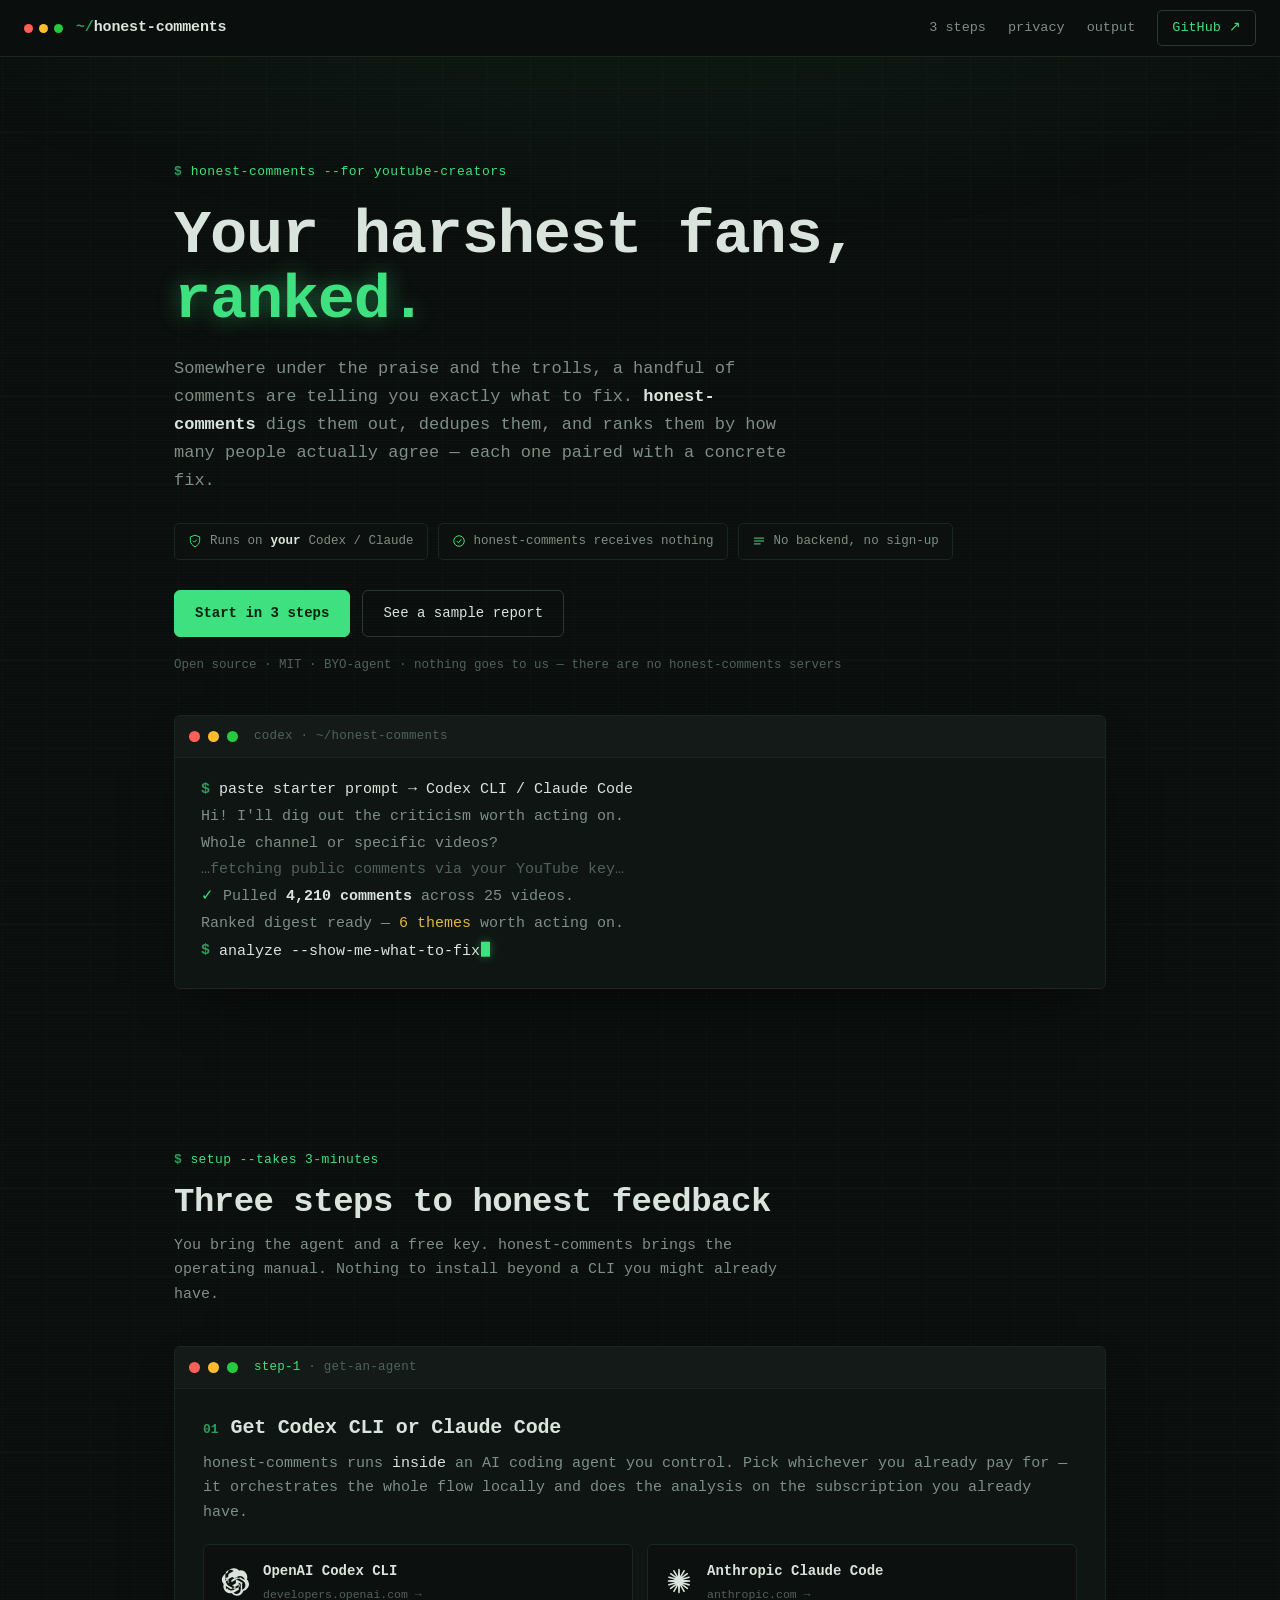
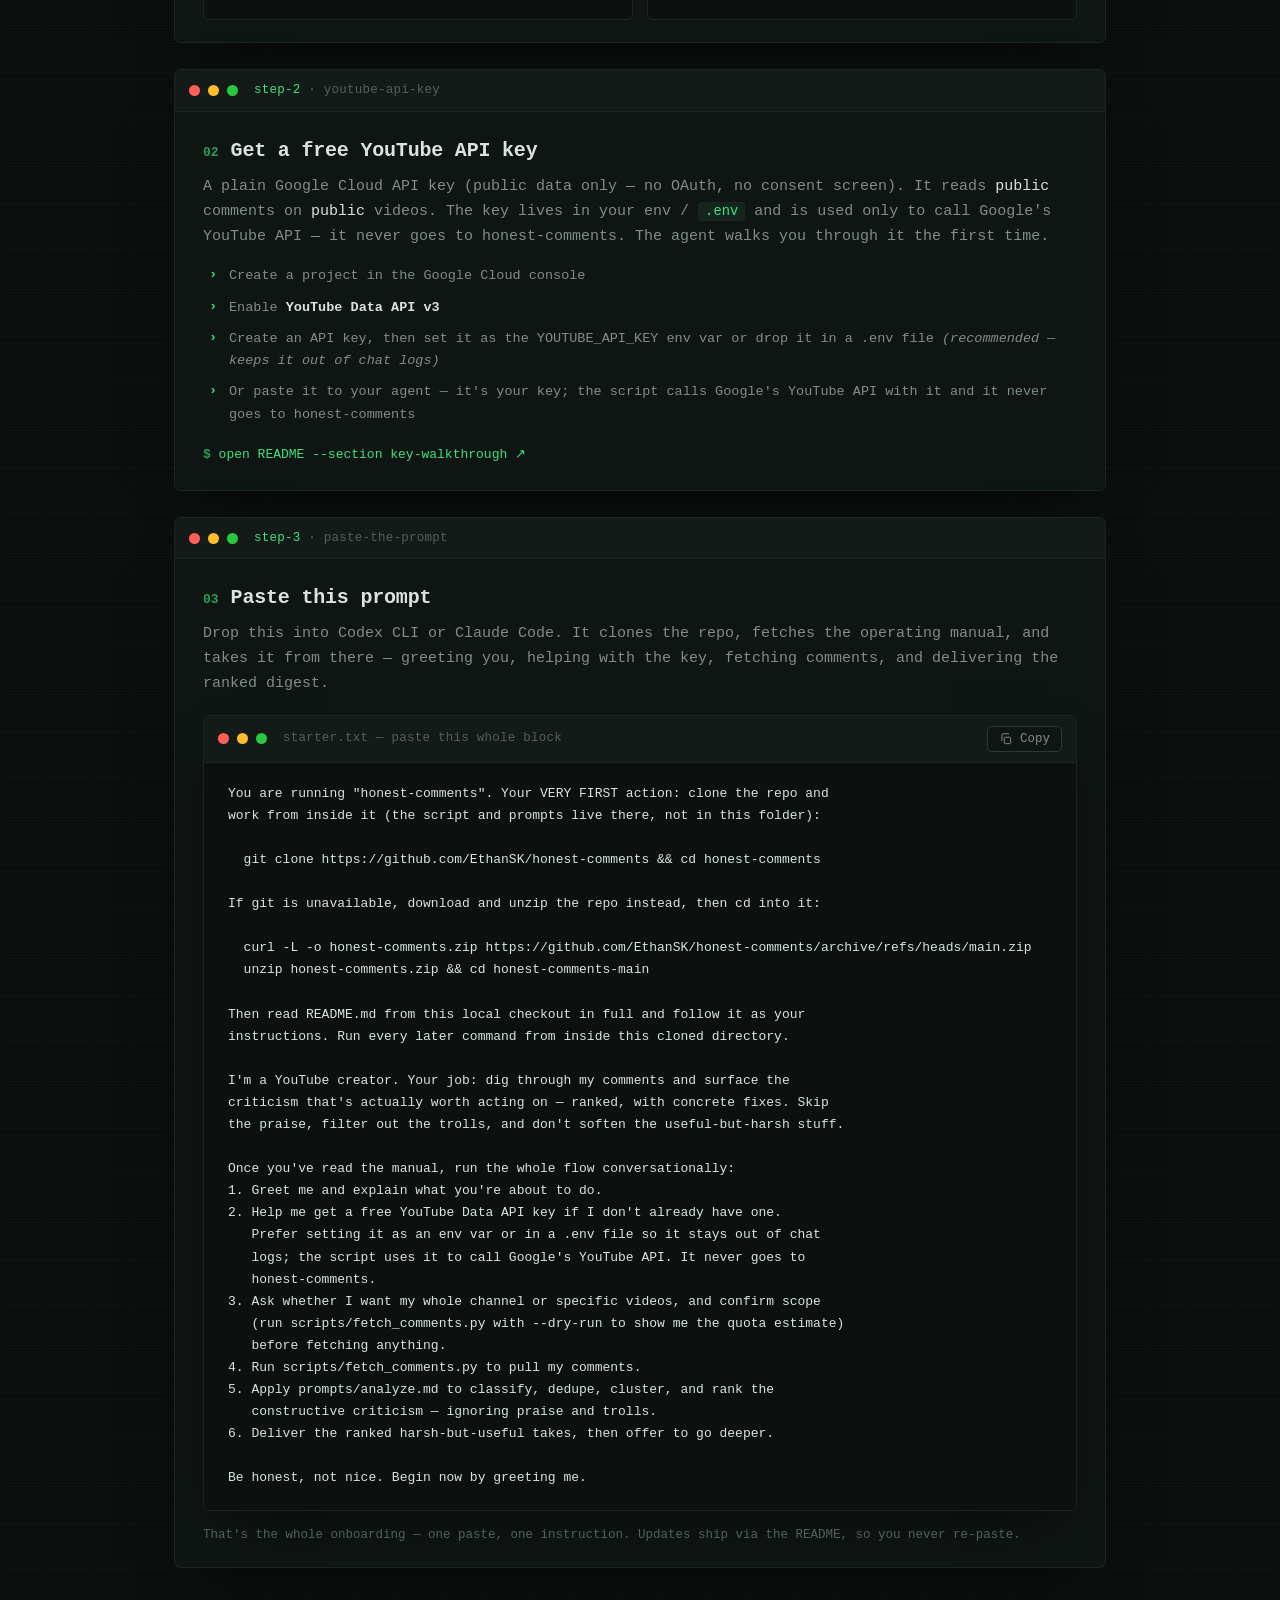
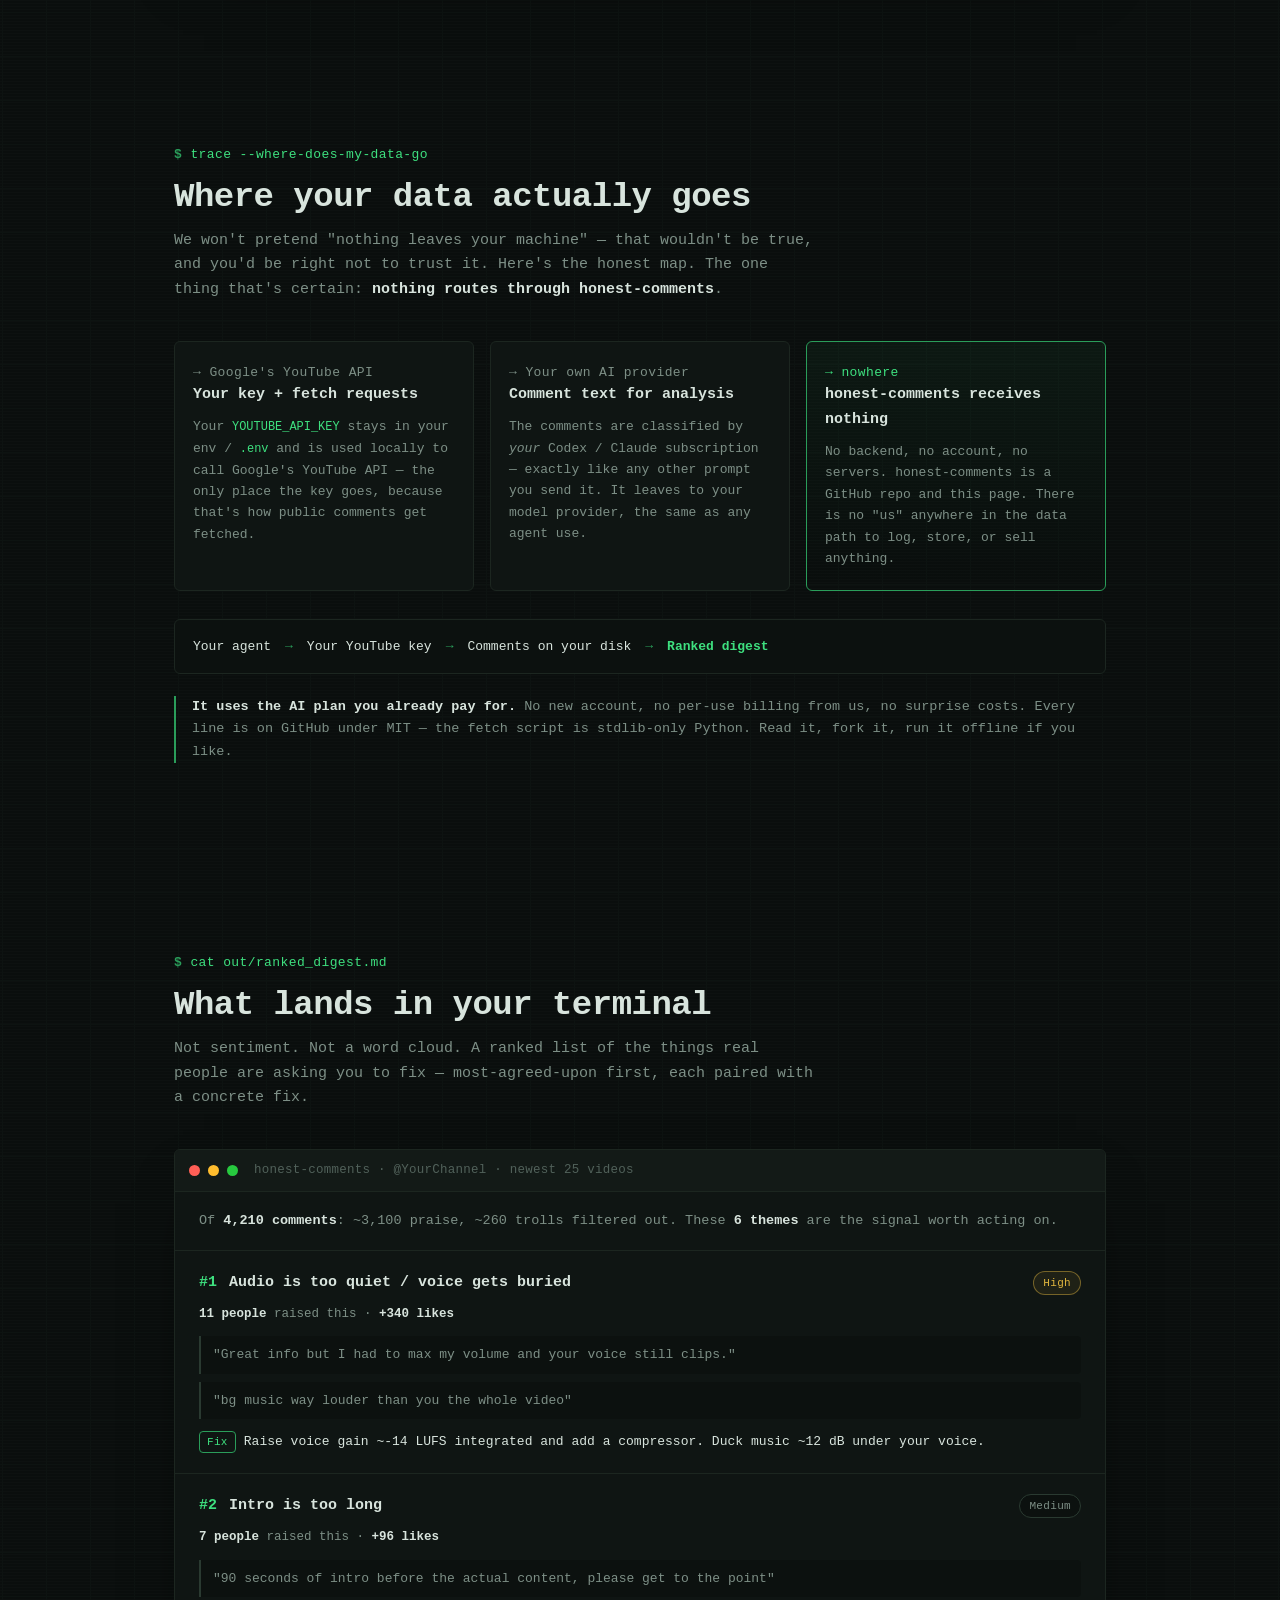
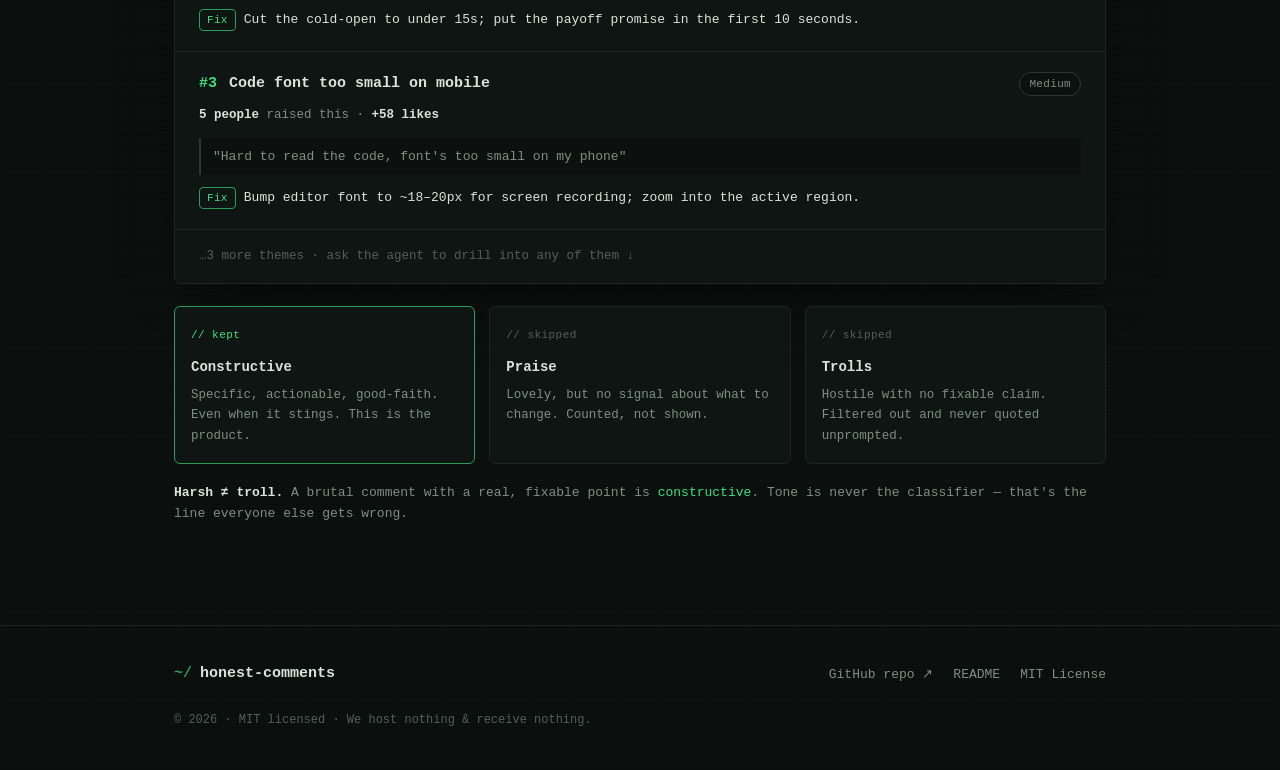
<file: design-variants/v2-terminal.html>
<!DOCTYPE html>
<!--
  honest-comments — landing page · DESIGN VARIANT v2 "Terminal / CLI native"
  =========================================================================
  SINGLE self-contained file. All CSS lives in the <style> block below; all JS
  in the inline <script> at the end. NO external fonts, images, or CDNs — this
  renders fully offline by double-clicking the file.

  VISUAL DIRECTION — "Terminal / CLI native":
    The page is meant to FEEL like the tool itself. Near-black phosphor terminal
    aesthetic, monospace everywhere, ONE accent colour (terminal green #3ee07f).
    Faux terminal windows with traffic-light dots + a blinking cursor; every
    section header is a shell prompt ($ ...); the 3-step flow is framed as three
    terminal sessions. Subtle scanline + grid texture sits behind everything.
    Amber (#e0b53e) appears ONLY on the "High" severity badge so green stays the
    single signature accent.

  COPY: all product facts (privacy framing, the verbatim starter prompt, the
  example insight) are reproduced from site/index.html, site/starter.txt and
  README.md — nothing invented. The privacy section is deliberately HONEST: the
  key goes to Google's YouTube API, comment text goes to the creator's OWN AI
  provider, and honest-comments itself receives NOTHING. We never claim "nothing
  leaves your machine".

  Page structure (top -> bottom):
    1. Sticky terminal-style top bar
    2. Hero — faux terminal window, tagline "Your harshest fans, ranked."
    3. Three steps as terminal sessions (agent -> key -> paste prompt)
    4. The verbatim starter-prompt block, with a working copy button
    5. Honest privacy section (where data actually goes)
    6. One example-output mock (ranked digest)
    7. Footer -> GitHub repo
-->
<html lang="en">
<head>
  <meta charset="UTF-8" />
  <meta name="viewport" content="width=device-width, initial-scale=1.0" />
  <title>honest-comments — your harshest fans, ranked</title>
  <meta
    name="description"
    content="Find the genuinely useful criticism buried in your YouTube comments. No praise, no trolls — ranked, with concrete fixes. Runs on your own Codex CLI or Claude Code; honest-comments receives nothing."
  />

  <style>
    /* =================================================================
       DESIGN TOKENS
       One accent (phosphor green). Amber is a single-purpose exception
       used ONLY on the High-severity badge so green stays the signature.
       ================================================================= */
    :root {
      --bg:        #0a0e0d;   /* near-black terminal base */
      --bg-grid:   #0d1311;   /* faint grid line tint */
      --panel:     #0f1513;   /* raised window body */
      --panel-2:   #0c110f;   /* terminal pane (slightly darker) */
      --titlebar:  #131a17;   /* window title bar */
      --border:    #1c2620;   /* hairline borders */
      --border-hi: #2a3a31;   /* brighter border (hover/focus) */

      --txt:       #d8e4dd;   /* bright body text */
      --txt-dim:   #7d8f86;   /* dim / secondary text */
      --txt-faint: #51615a;   /* faintest (comments, captions) */

      --green:     #3ee07f;   /* THE accent — phosphor green */
      --green-dim: #2a9d5a;   /* darker green for rules/prompts */
      --green-glow: rgba(62, 224, 127, 0.45);
      --amber:     #e0b53e;   /* ONLY for the High badge */
      --red:       #ff5f56;   /* traffic light */
      --yellow:    #ffbd2e;   /* traffic light */
      --grn-light: #27c93f;   /* traffic light */

      --mono: ui-monospace, "SF Mono", "SFMono-Regular", Menlo, Consolas,
              "Liberation Mono", "Courier New", monospace;

      --maxw: 980px;
      --radius: 6px;
    }

    /* ---------- reset / base ---------- */
    *, *::before, *::after { box-sizing: border-box; }
    html { scroll-behavior: smooth; }
    @media (prefers-reduced-motion: reduce) {
      html { scroll-behavior: auto; }
      *, *::before, *::after { animation: none !important; transition: none !important; }
    }

    body {
      margin: 0;
      background: var(--bg);
      color: var(--txt);
      font-family: var(--mono);
      font-size: 15px;
      line-height: 1.65;
      -webkit-font-smoothing: antialiased;
      text-rendering: optimizeLegibility;
      /* Subtle grid + scanline texture layered behind ALL content.
         Kept very low-contrast so it reads as ambient terminal phosphor,
         never as decorative noise. */
      background-image:
        linear-gradient(var(--bg-grid) 1px, transparent 1px),
        linear-gradient(90deg, var(--bg-grid) 1px, transparent 1px),
        repeating-linear-gradient(0deg, rgba(255,255,255,0.012) 0 1px, transparent 1px 3px);
      background-size: 44px 44px, 44px 44px, 100% 3px;
      background-position: center top;
    }
    /* faint radial phosphor bloom from the top — gives the "screen is on" feel */
    body::before {
      content: "";
      position: fixed;
      inset: 0;
      pointer-events: none;
      background: radial-gradient(110% 60% at 50% -8%, rgba(62,224,127,0.07), transparent 60%);
      z-index: 0;
    }

    a { color: var(--green); text-decoration: none; }
    a:hover { text-decoration: underline; text-underline-offset: 3px; }

    /* visible keyboard focus everywhere (quality floor) */
    a:focus-visible, button:focus-visible {
      outline: 2px solid var(--green);
      outline-offset: 2px;
      border-radius: 3px;
    }

    .container { width: 100%; max-width: var(--maxw); margin: 0 auto; padding: 0 24px; position: relative; z-index: 1; }

    /* ---------- shared terminal-window chrome ----------
       Every "window" on the page (hero, step sessions, copy box, digest)
       shares this chrome: a title bar with 3 traffic-light dots + a label,
       and a bordered body. Defined once so the language is consistent. */
    .win {
      background: var(--panel);
      border: 1px solid var(--border);
      border-radius: var(--radius);
      overflow: hidden;
      box-shadow: 0 1px 0 rgba(255,255,255,0.02) inset, 0 24px 60px -30px rgba(0,0,0,0.8);
    }
    .win__bar {
      display: flex;
      align-items: center;
      gap: 8px;
      padding: 10px 14px;
      background: var(--titlebar);
      border-bottom: 1px solid var(--border);
    }
    .dot { width: 11px; height: 11px; border-radius: 50%; flex: none; }
    .dot--r { background: var(--red); }
    .dot--y { background: var(--yellow); }
    .dot--g { background: var(--grn-light); }
    .win__label {
      margin-left: 8px;
      color: var(--txt-faint);
      font-size: 12.5px;
      letter-spacing: 0.02em;
      white-space: nowrap;
      overflow: hidden;
      text-overflow: ellipsis;
    }
    .win__body { padding: 22px clamp(16px, 3vw, 28px); }

    /* the shell prompt prefix used throughout: a dim green "$ " */
    .prompt::before {
      content: "$ ";
      color: var(--green-dim);
      font-weight: 600;
    }

    /* blinking block cursor */
    .cursor {
      display: inline-block;
      width: 0.6em;
      height: 1.05em;
      margin-left: 1px;
      transform: translateY(0.18em);
      background: var(--green);
      box-shadow: 0 0 8px var(--green-glow);
      animation: blink 1.1s steps(1) infinite;
    }
    @keyframes blink { 0%, 50% { opacity: 1; } 50.01%, 100% { opacity: 0; } }

    /* =================================================================
       TOP BAR (sticky)
       Styled as the editor/terminal tab strip.
       ================================================================= */
    .topbar {
      position: sticky;
      top: 0;
      z-index: 50;
      display: flex;
      align-items: center;
      justify-content: space-between;
      gap: 16px;
      padding: 10px 24px;
      background: rgba(10, 14, 13, 0.82);
      backdrop-filter: blur(10px);
      border-bottom: 1px solid var(--border);
    }
    .topbar__brand {
      display: inline-flex;
      align-items: center;
      gap: 9px;
      color: var(--txt);
      font-weight: 600;
      letter-spacing: -0.01em;
    }
    .topbar__brand:hover { text-decoration: none; }
    .topbar__brand .lead { color: var(--green-dim); }    /* the "~/" prefix */
    .topbar__dots { display: inline-flex; gap: 6px; margin-right: 4px; }
    .topbar__dots .dot { width: 9px; height: 9px; }
    .topbar__nav { display: flex; align-items: center; gap: 22px; font-size: 13.5px; }
    .topbar__nav a.lnk { color: var(--txt-dim); }
    .topbar__nav a.lnk:hover { color: var(--green); text-decoration: none; }
    .topbar__cta {
      color: var(--green);
      border: 1px solid var(--border-hi);
      padding: 6px 14px;
      border-radius: 5px;
      transition: background 0.15s ease, border-color 0.15s ease;
    }
    .topbar__cta:hover { background: rgba(62,224,127,0.08); border-color: var(--green-dim); text-decoration: none; }
    @media (max-width: 640px) {
      .topbar__nav .lnk { display: none; }   /* keep GitHub CTA on mobile, drop section links */
    }

    /* =================================================================
       HERO
       ================================================================= */
    .hero { padding: clamp(56px, 9vw, 104px) 0 clamp(40px, 6vw, 72px); }
    .hero__eyebrow {
      color: var(--green);
      font-size: 13px;
      letter-spacing: 0.04em;
      margin: 0 0 20px;
    }
    .hero__title {
      font-size: clamp(34px, 6.4vw, 62px);
      line-height: 1.05;
      letter-spacing: -0.02em;
      font-weight: 700;
      margin: 0 0 22px;
      color: var(--txt);
    }
    .hero__title .accent {
      color: var(--green);
      text-shadow: 0 0 22px var(--green-glow);
    }
    .hero__sub {
      max-width: 620px;
      color: var(--txt-dim);
      font-size: clamp(15px, 1.7vw, 17px);
      margin: 0 0 28px;
    }
    .hero__sub strong { color: var(--txt); font-weight: 600; }

    .hero__promise { display: flex; flex-wrap: wrap; gap: 10px; margin: 0 0 30px; }
    .pill {
      display: inline-flex;
      align-items: center;
      gap: 8px;
      padding: 7px 13px;
      font-size: 12.5px;
      color: var(--txt-dim);
      background: var(--panel-2);
      border: 1px solid var(--border);
      border-radius: 5px;
    }
    .pill svg { width: 14px; height: 14px; color: var(--green); flex: none; }
    .pill strong { color: var(--txt); }

    .hero__actions { display: flex; flex-wrap: wrap; gap: 12px; margin-bottom: 18px; }
    .btn {
      display: inline-flex;
      align-items: center;
      gap: 8px;
      font-family: var(--mono);
      font-size: 14px;
      padding: 11px 20px;
      border-radius: 6px;
      cursor: pointer;
      transition: transform 0.12s ease, background 0.15s ease, border-color 0.15s ease, box-shadow 0.15s ease;
    }
    .btn--primary {
      background: var(--green);
      color: #062012;
      font-weight: 600;
      border: 1px solid var(--green);
      box-shadow: 0 0 0 0 var(--green-glow);
    }
    .btn--primary:hover { box-shadow: 0 0 24px -4px var(--green-glow); transform: translateY(-1px); text-decoration: none; }
    .btn--ghost {
      background: transparent;
      color: var(--txt);
      border: 1px solid var(--border-hi);
    }
    .btn--ghost:hover { border-color: var(--green-dim); color: var(--green); text-decoration: none; }

    .hero__foot { color: var(--txt-faint); font-size: 12.5px; margin: 6px 0 0; }

    /* hero terminal window — the centrepiece "thesis" */
    .hero__win { margin-top: 40px; }
    .hero__win .win__body { padding: 20px clamp(16px, 3vw, 26px) 24px; }
    .term-line { white-space: pre-wrap; margin: 0; }
    .term-line + .term-line { margin-top: 2px; }
    .term-cmd { color: var(--txt); }
    .term-out { color: var(--txt-dim); }
    .term-ok { color: var(--green); }
    .term-dim { color: var(--txt-faint); }
    .term-amber { color: var(--amber); }

    /* =================================================================
       SECTION SCAFFOLD
       ================================================================= */
    .section { padding: clamp(54px, 8vw, 88px) 0; position: relative; z-index: 1; }
    .section__head { margin-bottom: 38px; }
    .section__kicker {
      color: var(--green);
      font-size: 13px;
      letter-spacing: 0.03em;
      margin: 0 0 12px;
    }
    .section__title {
      font-size: clamp(24px, 3.6vw, 34px);
      line-height: 1.15;
      letter-spacing: -0.015em;
      font-weight: 700;
      color: var(--txt);
      margin: 0 0 12px;
    }
    .section__title em { color: var(--green); font-style: normal; }
    .section__lede { color: var(--txt-dim); max-width: 640px; margin: 0; }
    .section__lede strong { color: var(--txt); }

    /* =================================================================
       STEPS — three terminal sessions
       The order is real (you do them in sequence), so the numbered prompt
       labels ($ step-1) encode genuine sequence, not decoration.
       ================================================================= */
    .steps__list { list-style: none; margin: 0; padding: 0; display: grid; gap: 26px; }
    .step .win__label .num { color: var(--green); }
    .step__head {
      display: flex;
      align-items: baseline;
      gap: 12px;
      margin: 0 0 6px;
    }
    .step__tag {
      color: var(--green-dim);
      font-size: 13px;
      font-weight: 600;
      flex: none;
    }
    .step__title {
      font-size: clamp(17px, 2.2vw, 20px);
      font-weight: 600;
      color: var(--txt);
      margin: 0;
      letter-spacing: -0.01em;
    }
    .step__text { color: var(--txt-dim); margin: 8px 0 0; }
    .step__text em { color: var(--txt); font-style: normal; }
    .step__text code, .inline-code {
      color: var(--green);
      background: rgba(62,224,127,0.08);
      border: 1px solid var(--border);
      border-radius: 4px;
      padding: 1px 6px;
      font-size: 0.92em;
    }

    /* agent option cards (step 1) */
    .agent-grid { display: grid; grid-template-columns: 1fr 1fr; gap: 14px; margin-top: 18px; }
    @media (max-width: 560px) { .agent-grid { grid-template-columns: 1fr; } }
    .agent-card {
      display: flex;
      align-items: center;
      gap: 13px;
      padding: 15px 16px;
      background: var(--panel-2);
      border: 1px solid var(--border);
      border-radius: var(--radius);
      color: var(--txt);
      transition: border-color 0.15s ease, background 0.15s ease, transform 0.12s ease;
    }
    .agent-card:hover { border-color: var(--green-dim); background: rgba(62,224,127,0.04); transform: translateY(-1px); text-decoration: none; }
    .agent-card__logo { width: 30px; height: 30px; color: var(--txt); flex: none; display: grid; place-items: center; }
    .agent-card__logo svg { width: 30px; height: 30px; }
    .agent-card__name { font-weight: 600; font-size: 14px; }
    .agent-card__hint { display: block; color: var(--txt-faint); font-size: 11.5px; margin-top: 1px; }

    /* tick list (step 2) */
    .ticklist { list-style: none; margin: 16px 0 4px; padding: 0; display: grid; gap: 9px; }
    .ticklist li { position: relative; padding-left: 26px; color: var(--txt-dim); font-size: 13.5px; }
    .ticklist li::before {
      content: "›";
      position: absolute;
      left: 6px;
      top: -1px;
      color: var(--green);
      font-weight: 700;
    }
    .ticklist strong { color: var(--txt); }
    .inline-link { display: inline-block; margin-top: 14px; font-size: 13px; }

    /* =================================================================
       COPY-PASTE PROMPT BLOCK (step 3 payload)
       The verbatim starter prompt, with a working copy button.
       ================================================================= */
    .copybox { margin-top: 18px; }
    .copybox .win__bar { justify-content: flex-start; }
    .copy-btn {
      margin-left: auto;
      display: inline-flex;
      align-items: center;
      gap: 7px;
      font-family: var(--mono);
      font-size: 12.5px;
      color: var(--txt-dim);
      background: var(--panel);
      border: 1px solid var(--border-hi);
      border-radius: 5px;
      padding: 5px 11px;
      cursor: pointer;
      transition: color 0.15s ease, border-color 0.15s ease, background 0.15s ease;
    }
    .copy-btn:hover { color: var(--green); border-color: var(--green-dim); background: rgba(62,224,127,0.06); }
    .copy-btn svg { width: 14px; height: 14px; }
    .copy-btn.is-copied { color: var(--green); border-color: var(--green-dim); }
    .copybox .win__body { padding: 0; background: var(--panel-2); }
    .copybox pre {
      margin: 0;
      padding: 20px clamp(16px, 3vw, 24px);
      overflow-x: auto;
      font-size: 13px;
      line-height: 1.7;
      color: var(--txt);
      white-space: pre;
      tab-size: 2;
    }
    .copybox pre code { color: inherit; }
    .step__note { color: var(--txt-faint); font-size: 12.5px; margin: 14px 0 0; }

    /* =================================================================
       PRIVACY — the honest data-path section
       ================================================================= */
    .privacy__grid { display: grid; grid-template-columns: repeat(3, 1fr); gap: 16px; margin-top: 8px; }
    @media (max-width: 760px) { .privacy__grid { grid-template-columns: 1fr; } }
    .pcard {
      background: var(--panel);
      border: 1px solid var(--border);
      border-radius: var(--radius);
      padding: 20px 18px;
    }
    .pcard__route { color: var(--green); font-size: 12px; letter-spacing: 0.03em; margin: 0 0 10px; }
    .pcard h3 { font-size: 15px; font-weight: 600; color: var(--txt); margin: 0 0 8px; }
    .pcard p { color: var(--txt-dim); font-size: 13px; margin: 0; }
    .pcard p code { color: var(--green); font-size: 0.92em; }
    .pcard--us { border-color: var(--green-dim); background: linear-gradient(180deg, rgba(62,224,127,0.05), transparent); }
    .pcard--us .pcard__route { color: var(--green); }

    /* the flow line — concrete proof of "no middleman" */
    .flowline {
      margin-top: 28px;
      padding: 16px 18px;
      background: var(--panel-2);
      border: 1px solid var(--border);
      border-radius: var(--radius);
      display: flex;
      flex-wrap: wrap;
      align-items: center;
      gap: 10px 14px;
      font-size: 13px;
      color: var(--txt-dim);
    }
    .flowline .node { color: var(--txt); }
    .flowline .arrow { color: var(--green-dim); }
    .flowline .node--accent { color: var(--green); font-weight: 600; }
    .privacy__honest {
      margin-top: 22px;
      color: var(--txt-dim);
      font-size: 13.5px;
      border-left: 2px solid var(--green-dim);
      padding-left: 16px;
    }
    .privacy__honest strong { color: var(--txt); }

    /* =================================================================
       OUTPUT — one example ranked digest mock
       ================================================================= */
    .digest .win__body { padding: 0; }
    .digest__summary {
      padding: 18px clamp(16px, 3vw, 24px);
      border-bottom: 1px solid var(--border);
      color: var(--txt-dim);
      font-size: 13.5px;
      margin: 0;
    }
    .digest__summary strong { color: var(--txt); }
    .insight { padding: 20px clamp(16px, 3vw, 24px); border-bottom: 1px solid var(--border); }
    .insight:last-child { border-bottom: none; }
    .insight__head { display: flex; align-items: baseline; gap: 12px; margin-bottom: 8px; flex-wrap: wrap; }
    .insight__rank { color: var(--green); font-weight: 700; flex: none; }
    .insight__title { font-size: 15px; font-weight: 600; color: var(--txt); margin: 0; flex: 1 1 220px; }
    .sev {
      font-size: 11px;
      padding: 2px 9px;
      border-radius: 20px;
      letter-spacing: 0.03em;
      flex: none;
      border: 1px solid;
    }
    .sev--high { color: var(--amber); border-color: rgba(224,181,62,0.45); background: rgba(224,181,62,0.08); }
    .sev--med  { color: var(--txt-dim); border-color: var(--border-hi); background: var(--panel-2); }
    .insight__meta { color: var(--txt-dim); font-size: 12.5px; margin: 0 0 12px; }
    .insight__meta strong { color: var(--txt); }
    .insight__quote {
      margin: 0 0 8px;
      padding: 8px 12px;
      border-left: 2px solid var(--border-hi);
      color: var(--txt-dim);
      font-size: 13px;
      background: var(--panel-2);
      border-radius: 0 4px 4px 0;
    }
    .insight__fix { margin: 12px 0 0; color: var(--txt); font-size: 13px; }
    .fix-tag {
      display: inline-block;
      color: var(--green);
      border: 1px solid var(--green-dim);
      border-radius: 4px;
      font-size: 11px;
      padding: 1px 7px;
      margin-right: 8px;
      letter-spacing: 0.03em;
    }
    .digest__more {
      padding: 16px clamp(16px, 3vw, 24px);
      color: var(--txt-faint);
      font-size: 12.5px;
      margin: 0;
    }

    /* buckets — what gets kept vs skipped */
    .buckets { display: grid; grid-template-columns: repeat(3, 1fr); gap: 14px; margin-top: 22px; }
    @media (max-width: 700px) { .buckets { grid-template-columns: 1fr; } }
    .bucket { padding: 16px; border: 1px solid var(--border); border-radius: var(--radius); background: var(--panel); }
    .bucket__tag { font-size: 11px; letter-spacing: 0.04em; }
    .bucket--keep { border-color: var(--green-dim); }
    .bucket--keep .bucket__tag { color: var(--green); }
    .bucket--drop .bucket__tag { color: var(--txt-faint); }
    .bucket h4 { margin: 8px 0 6px; font-size: 14px; color: var(--txt); }
    .bucket p { margin: 0; font-size: 12.5px; color: var(--txt-dim); }
    .buckets__note { margin-top: 18px; color: var(--txt-dim); font-size: 13px; }
    .buckets__note strong { color: var(--txt); }
    .buckets__note em { color: var(--green); font-style: normal; }

    /* =================================================================
       FOOTER
       ================================================================= */
    .footer { border-top: 1px solid var(--border); padding: 36px 0; position: relative; z-index: 1; }
    .footer__inner { display: flex; flex-wrap: wrap; align-items: center; justify-content: space-between; gap: 16px; }
    .footer__brand { display: inline-flex; align-items: center; gap: 8px; color: var(--txt); font-weight: 600; }
    .footer__brand .lead { color: var(--green-dim); }
    .footer__links { display: flex; flex-wrap: wrap; gap: 20px; font-size: 13px; }
    .footer__links a { color: var(--txt-dim); }
    .footer__links a:hover { color: var(--green); }
    .footer__fine { width: 100%; color: var(--txt-faint); font-size: 12px; margin: 8px 0 0; }

    /* =================================================================
       SCROLL REVEAL (progressive enhancement)
       JS adds .reveal-ready to <html>; until then everything is visible,
       so a JS-disabled browser shows the full page. Respects reduced motion.
       ================================================================= */
    .reveal-ready .reveal { opacity: 0; transform: translateY(14px); }
    .reveal-ready .reveal.is-in {
      opacity: 1;
      transform: none;
      transition: opacity 0.6s ease, transform 0.6s cubic-bezier(0.22, 1, 0.36, 1);
    }
    @media (prefers-reduced-motion: reduce) {
      .reveal-ready .reveal { opacity: 1 !important; transform: none !important; }
    }
  </style>
</head>
<body id="top">

  <!-- ============================================================= -->
  <!-- STICKY TOP BAR (terminal tab strip)                           -->
  <!-- ============================================================= -->
  <header class="topbar">
    <a class="topbar__brand" href="#top" aria-label="honest-comments home">
      <span class="topbar__dots" aria-hidden="true">
        <span class="dot dot--r"></span><span class="dot dot--y"></span><span class="dot dot--g"></span>
      </span>
      <span><span class="lead">~/</span>honest-comments</span>
    </a>
    <nav class="topbar__nav" aria-label="Primary">
      <a class="lnk" href="#steps">3 steps</a>
      <a class="lnk" href="#privacy">privacy</a>
      <a class="lnk" href="#output">output</a>
      <a class="topbar__cta" href="https://github.com/EthanSK/honest-comments" target="_blank" rel="noopener">GitHub ↗</a>
    </nav>
  </header>

  <main>
    <!-- ============================================================= -->
    <!-- HERO                                                          -->
    <!-- ============================================================= -->
    <section class="hero">
      <div class="container">
        <p class="hero__eyebrow prompt reveal">honest-comments --for youtube-creators</p>

        <h1 class="hero__title reveal">
          Your harshest fans,<br />
          <span class="accent">ranked.</span>
        </h1>

        <p class="hero__sub reveal">
          Somewhere under the praise and the trolls, a handful of comments are telling you
          exactly what to fix. <strong>honest-comments</strong> digs them out, dedupes them,
          and ranks them by how many people actually agree — each one paired with a concrete fix.
        </p>

        <!-- the trust anchor: where data does / doesn't go -->
        <div class="hero__promise reveal">
          <span class="pill">
            <svg viewBox="0 0 24 24" aria-hidden="true"><path d="M12 2 4 5v6c0 5 3.4 8.5 8 11 4.6-2.5 8-6 8-11V5z" fill="none" stroke="currentColor" stroke-width="1.7" stroke-linejoin="round"/><path d="m9 12 2 2 4-4" fill="none" stroke="currentColor" stroke-width="1.7" stroke-linecap="round" stroke-linejoin="round"/></svg>
            Runs on <strong>your</strong> Codex / Claude
          </span>
          <span class="pill">
            <svg viewBox="0 0 24 24" aria-hidden="true"><circle cx="12" cy="12" r="9" fill="none" stroke="currentColor" stroke-width="1.7"/><path d="M8.5 12.5 11 15l4.5-5.5" fill="none" stroke="currentColor" stroke-width="1.7" stroke-linecap="round" stroke-linejoin="round"/></svg>
            honest-comments receives nothing
          </span>
          <span class="pill">
            <svg viewBox="0 0 24 24" aria-hidden="true"><path d="M4 7h16M4 12h16M4 17h10" stroke="currentColor" stroke-width="1.7" stroke-linecap="round"/></svg>
            No backend, no sign-up
          </span>
        </div>

        <div class="hero__actions reveal">
          <a class="btn btn--primary" href="#steps">Start in 3 steps</a>
          <a class="btn btn--ghost" href="#output">See a sample report</a>
        </div>

        <!-- HONEST framing: not "nothing leaves your machine" — nothing goes to US. -->
        <p class="hero__foot reveal">Open source · MIT · BYO-agent · nothing goes to us — there are no honest-comments servers</p>

        <!-- HERO TERMINAL — the thesis: the tool is a session you run yourself.
             The last line types itself on load (see inline JS), ending in a
             blinking cursor. Pure decoration; content is real even without JS. -->
        <div class="win hero__win reveal" aria-hidden="true">
          <div class="win__bar">
            <span class="dot dot--r"></span><span class="dot dot--y"></span><span class="dot dot--g"></span>
            <span class="win__label">codex · ~/honest-comments</span>
          </div>
          <div class="win__body">
            <p class="term-line"><span class="prompt term-cmd">paste starter prompt → Codex CLI / Claude Code</span></p>
            <p class="term-line term-out">Hi! I'll dig out the criticism worth acting on.</p>
            <p class="term-line term-out">Whole channel or specific videos?</p>
            <p class="term-line"><span class="term-dim">…fetching public comments via your YouTube key…</span></p>
            <p class="term-line"><span class="term-ok">✓</span> <span class="term-out">Pulled <strong style="color:var(--txt)">4,210 comments</strong> across 25 videos.</span></p>
            <p class="term-line term-out">Ranked digest ready — <span class="term-amber">6 themes</span> worth acting on.</p>
            <p class="term-line"><span class="prompt term-cmd" id="hero-type"></span><span class="cursor"></span></p>
          </div>
        </div>
      </div>
    </section>

    <!-- ============================================================= -->
    <!-- THREE STEPS — terminal sessions                               -->
    <!-- ============================================================= -->
    <section class="section" id="steps">
      <div class="container">
        <header class="section__head reveal">
          <p class="section__kicker prompt">setup --takes 3-minutes</p>
          <h2 class="section__title">Three steps to honest feedback</h2>
          <p class="section__lede">
            You bring the agent and a free key. honest-comments brings the operating manual.
            Nothing to install beyond a CLI you might already have.
          </p>
        </header>

        <ol class="steps__list">
          <!-- STEP 1 — get an agent -->
          <li class="win step reveal">
            <div class="win__bar">
              <span class="dot dot--r"></span><span class="dot dot--y"></span><span class="dot dot--g"></span>
              <span class="win__label"><span class="num">step-1</span> · get-an-agent</span>
            </div>
            <div class="win__body">
              <div class="step__head">
                <span class="step__tag">01</span>
                <h3 class="step__title">Get Codex CLI or Claude Code</h3>
              </div>
              <p class="step__text">
                honest-comments runs <em>inside</em> an AI coding agent you control. Pick whichever
                you already pay for — it orchestrates the whole flow locally and does the analysis
                on the subscription you already have.
              </p>

              <div class="agent-grid">
                <!-- OpenAI Codex CLI — official "knot" glyph, inline SVG (no hotlink) -->
                <a class="agent-card" href="https://developers.openai.com/codex/cli/" target="_blank" rel="noopener">
                  <span class="agent-card__logo" aria-hidden="true">
                    <svg viewBox="0 0 24 24" fill="currentColor"><path d="M21.55 9.84a5.4 5.4 0 0 0-.46-4.42 5.43 5.43 0 0 0-5.86-2.6A5.4 5.4 0 0 0 11.1 1a5.43 5.43 0 0 0-5.18 3.76A5.4 5.4 0 0 0 2.3 7.37a5.43 5.43 0 0 0 .67 6.37 5.4 5.4 0 0 0 .46 4.42 5.43 5.43 0 0 0 5.86 2.6A5.4 5.4 0 0 0 13.42 23a5.43 5.43 0 0 0 5.18-3.77 5.4 5.4 0 0 0 3.61-2.61 5.43 5.43 0 0 0-.67-6.78ZM13.42 21.6a4.03 4.03 0 0 1-2.59-.94l3.83-2.21a.63.63 0 0 0 .31-.55v-5.4l1.62.94v4.46a4.05 4.05 0 0 1-3.18 3.7ZM5.18 18a4.03 4.03 0 0 1-.48-2.72l3.83 2.22a.63.63 0 0 0 .63 0l6.59-3.8v1.87l-4.69 2.71a4.05 4.05 0 0 1-5.48-1.48Zm-1-8.32a4.03 4.03 0 0 1 2.11-1.77v4.5a.63.63 0 0 0 .32.55l6.58 3.8-1.62.93-4.69-2.7a4.05 4.05 0 0 1-1.71-5.31Zm14.4 3.35-6.59-3.81 1.62-.93 4.69 2.7a4.04 4.04 0 0 1-.62 7.29v-4.5a.63.63 0 0 0-.32-.55Zm1.61-2.42-3.83-2.22a.63.63 0 0 0-.63 0l-6.59 3.8V10.4l4.69-2.7a4.04 4.04 0 0 1 6 4.19Zm-14.27.92-1.62-.94V6.34a4.04 4.04 0 0 1 6.63-3.1l-3.83 2.2a.63.63 0 0 0-.31.56Zm.88-1.9 2.93-1.7 2.94 1.7v3.39l-2.94 1.7-2.93-1.7Z"/></svg>
                  </span>
                  <span>
                    <span class="agent-card__name">OpenAI Codex CLI</span>
                    <span class="agent-card__hint">developers.openai.com →</span>
                  </span>
                </a>
                <!-- Anthropic Claude Code — official "burst" glyph, inline SVG (no hotlink) -->
                <a class="agent-card" href="https://www.anthropic.com/claude-code" target="_blank" rel="noopener">
                  <span class="agent-card__logo" aria-hidden="true">
                    <svg viewBox="0 0 24 24" fill="currentColor"><path d="M12 1.4c.34 0 .62.27.63.61l.2 5.42 2.7-4.7a.63.63 0 0 1 1.1.63l-2.7 4.7 4.36-3.23a.63.63 0 0 1 .77.99l-4.36 3.22 5.22-1.46a.63.63 0 0 1 .35 1.21l-5.22 1.46 5.4.36a.63.63 0 0 1 0 1.26l-5.4.36 5.22 1.46a.63.63 0 0 1-.35 1.21l-5.22-1.46 4.36 3.22a.63.63 0 0 1-.77.99l-4.36-3.23 2.7 4.7a.63.63 0 0 1-1.1.63l-2.7-4.7-.2 5.42a.63.63 0 0 1-1.26 0l-.2-5.42-2.7 4.7a.63.63 0 0 1-1.1-.63l2.7-4.7-4.36 3.23a.63.63 0 0 1-.77-.99l4.36-3.22-5.22 1.46a.63.63 0 0 1-.35-1.21l5.22-1.46-5.4-.36a.63.63 0 0 1 0-1.26l5.4-.36-5.22-1.46a.63.63 0 0 1 .35-1.21l5.22 1.46-4.36-3.22a.63.63 0 0 1 .77-.99l4.36 3.23-2.7-4.7a.63.63 0 0 1 1.1-.63l2.7 4.7.2-5.42c.01-.34.29-.61.63-.61Z"/></svg>
                  </span>
                  <span>
                    <span class="agent-card__name">Anthropic Claude Code</span>
                    <span class="agent-card__hint">anthropic.com →</span>
                  </span>
                </a>
              </div>
            </div>
          </li>

          <!-- STEP 2 — free YouTube API key -->
          <li class="win step reveal">
            <div class="win__bar">
              <span class="dot dot--r"></span><span class="dot dot--y"></span><span class="dot dot--g"></span>
              <span class="win__label"><span class="num">step-2</span> · youtube-api-key</span>
            </div>
            <div class="win__body">
              <div class="step__head">
                <span class="step__tag">02</span>
                <h3 class="step__title">Get a free YouTube API key</h3>
              </div>
              <p class="step__text">
                A plain Google Cloud API key (public data only — no OAuth, no consent screen). It
                reads <em>public</em> comments on <em>public</em> videos. The key lives in your
                env / <code>.env</code> and is used only to call Google's YouTube API — it never
                goes to honest-comments. The agent walks you through it the first time.
              </p>

              <ul class="ticklist">
                <li>Create a project in the Google Cloud console</li>
                <li>Enable <strong>YouTube Data API v3</strong></li>
                <li>Create an API key, then set it as the <code>YOUTUBE_API_KEY</code> env var or drop it in a <code>.env</code> file <em>(recommended — keeps it out of chat logs)</em></li>
                <li>Or paste it to your agent — it's your key; the script calls Google's YouTube API with it and it never goes to honest-comments</li>
              </ul>

              <a class="inline-link prompt" href="https://github.com/EthanSK/honest-comments#step-1--get-a-free-youtube-data-api-key" target="_blank" rel="noopener">open README --section key-walkthrough ↗</a>
            </div>
          </li>

          <!-- STEP 3 — paste the prompt (payload below) -->
          <li class="win step reveal">
            <div class="win__bar">
              <span class="dot dot--r"></span><span class="dot dot--y"></span><span class="dot dot--g"></span>
              <span class="win__label"><span class="num">step-3</span> · paste-the-prompt</span>
            </div>
            <div class="win__body">
              <div class="step__head">
                <span class="step__tag">03</span>
                <h3 class="step__title">Paste this prompt</h3>
              </div>
              <p class="step__text">
                Drop this into Codex CLI or Claude Code. It clones the repo, fetches the operating
                manual, and takes it from there — greeting you, helping with the key, fetching
                comments, and delivering the ranked digest.
              </p>

              <!-- ===== COPY-PASTE PROMPT BLOCK =====
                   The text inside <code data-copy-source> is reproduced VERBATIM from
                   site/starter.txt. Copy is handled by the inline JS; the button reads
                   textContent (so &amp;&amp; copies as literal &&). -->
              <div class="win copybox" data-copy-block>
                <div class="win__bar">
                  <span class="dot dot--r"></span><span class="dot dot--y"></span><span class="dot dot--g"></span>
                  <span class="win__label">starter.txt — paste this whole block</span>
                  <button class="copy-btn" type="button" data-copy-btn aria-label="Copy starter prompt to clipboard">
                    <svg viewBox="0 0 24 24" aria-hidden="true"><rect x="9" y="9" width="11" height="11" rx="2" fill="none" stroke="currentColor" stroke-width="1.7"/><path d="M5 15V5a2 2 0 0 1 2-2h10" fill="none" stroke="currentColor" stroke-width="1.7"/></svg>
                    <span class="copy-btn__text">Copy</span>
                  </button>
                </div>
                <div class="win__body">
<pre><code data-copy-source>You are running "honest-comments". Your VERY FIRST action: clone the repo and
work from inside it (the script and prompts live there, not in this folder):

  git clone https://github.com/EthanSK/honest-comments &amp;&amp; cd honest-comments

If git is unavailable, download and unzip the repo instead, then cd into it:

  curl -L -o honest-comments.zip https://github.com/EthanSK/honest-comments/archive/refs/heads/main.zip
  unzip honest-comments.zip &amp;&amp; cd honest-comments-main

Then read README.md from this local checkout in full and follow it as your
instructions. Run every later command from inside this cloned directory.

I'm a YouTube creator. Your job: dig through my comments and surface the
criticism that's actually worth acting on — ranked, with concrete fixes. Skip
the praise, filter out the trolls, and don't soften the useful-but-harsh stuff.

Once you've read the manual, run the whole flow conversationally:
1. Greet me and explain what you're about to do.
2. Help me get a free YouTube Data API key if I don't already have one.
   Prefer setting it as an env var or in a .env file so it stays out of chat
   logs; the script uses it to call Google's YouTube API. It never goes to
   honest-comments.
3. Ask whether I want my whole channel or specific videos, and confirm scope
   (run scripts/fetch_comments.py with --dry-run to show me the quota estimate)
   before fetching anything.
4. Run scripts/fetch_comments.py to pull my comments.
5. Apply prompts/analyze.md to classify, dedupe, cluster, and rank the
   constructive criticism — ignoring praise and trolls.
6. Deliver the ranked harsh-but-useful takes, then offer to go deeper.

Be honest, not nice. Begin now by greeting me.</code></pre>
                </div>
              </div>

              <p class="step__note">That's the whole onboarding — one paste, one instruction. Updates ship via the README, so you never re-paste.</p>
            </div>
          </li>
        </ol>
      </div>
    </section>

    <!-- ============================================================= -->
    <!-- PRIVACY — the honest data-path                                -->
    <!-- ============================================================= -->
    <section class="section" id="privacy">
      <div class="container">
        <header class="section__head reveal">
          <p class="section__kicker prompt">trace --where-does-my-data-go</p>
          <h2 class="section__title">Where your data actually goes</h2>
          <p class="section__lede">
            We won't pretend "nothing leaves your machine" — that wouldn't be true, and you'd be
            right not to trust it. Here's the honest map. The one thing that's certain:
            <strong>nothing routes through honest-comments</strong>.
          </p>
        </header>

        <!-- Three real destinations, stated plainly. The "us" card is the punchline. -->
        <div class="privacy__grid">
          <div class="pcard reveal">
            <p class="pcard__route">→ Google's YouTube API</p>
            <h3>Your key + fetch requests</h3>
            <p>Your <code>YOUTUBE_API_KEY</code> stays in your env / <code>.env</code> and is used locally to call Google's YouTube API — the only place the key goes, because that's how public comments get fetched.</p>
          </div>
          <div class="pcard reveal">
            <p class="pcard__route">→ Your own AI provider</p>
            <h3>Comment text for analysis</h3>
            <p>The comments are classified by <em>your</em> Codex / Claude subscription — exactly like any other prompt you send it. It leaves to your model provider, the same as any agent use.</p>
          </div>
          <div class="pcard pcard--us reveal">
            <p class="pcard__route">→ nowhere</p>
            <h3>honest-comments receives nothing</h3>
            <p>No backend, no account, no servers. honest-comments is a GitHub repo and this page. There is no "us" anywhere in the data path to log, store, or sell anything.</p>
          </div>
        </div>

        <!-- concrete one-line flow so "no middleman" is provable, not just claimed -->
        <div class="flowline reveal" aria-label="Data flow">
          <span class="node">Your agent</span>
          <span class="arrow">→</span>
          <span class="node">Your YouTube key</span>
          <span class="arrow">→</span>
          <span class="node">Comments on your disk</span>
          <span class="arrow">→</span>
          <span class="node node--accent">Ranked digest</span>
        </div>

        <p class="privacy__honest reveal">
          <strong>It uses the AI plan you already pay for.</strong> No new account, no per-use
          billing from us, no surprise costs. Every line is on GitHub under MIT — the fetch script
          is stdlib-only Python. Read it, fork it, run it offline if you like.
        </p>
      </div>
    </section>

    <!-- ============================================================= -->
    <!-- OUTPUT — one example ranked digest                            -->
    <!-- ============================================================= -->
    <section class="section" id="output">
      <div class="container">
        <header class="section__head reveal">
          <p class="section__kicker prompt">cat out/ranked_digest.md</p>
          <h2 class="section__title">What lands in your terminal</h2>
          <p class="section__lede">
            Not sentiment. Not a word cloud. A ranked list of the things real people are asking you
            to fix — most-agreed-upon first, each paired with a concrete fix.
          </p>
        </header>

        <!-- Mocked digest — illustrative numbers/quotes, matching the README example. -->
        <div class="win digest reveal">
          <div class="win__bar">
            <span class="dot dot--r"></span><span class="dot dot--y"></span><span class="dot dot--g"></span>
            <span class="win__label">honest-comments · @YourChannel · newest 25 videos</span>
          </div>
          <div class="win__body">
            <p class="digest__summary">
              Of <strong>4,210 comments</strong>: ~3,100 praise, ~260 trolls filtered out.
              These <strong>6 themes</strong> are the signal worth acting on.
            </p>

            <article class="insight">
              <div class="insight__head">
                <span class="insight__rank">#1</span>
                <h3 class="insight__title">Audio is too quiet / voice gets buried</h3>
                <span class="sev sev--high">High</span>
              </div>
              <p class="insight__meta"><strong>11 people</strong> raised this · <strong>+340 likes</strong></p>
              <blockquote class="insight__quote">"Great info but I had to max my volume and your voice still clips."</blockquote>
              <blockquote class="insight__quote">"bg music way louder than you the whole video"</blockquote>
              <p class="insight__fix"><span class="fix-tag">Fix</span>Raise voice gain ~-14&nbsp;LUFS integrated and add a compressor. Duck music ~12&nbsp;dB under your voice.</p>
            </article>

            <article class="insight">
              <div class="insight__head">
                <span class="insight__rank">#2</span>
                <h3 class="insight__title">Intro is too long</h3>
                <span class="sev sev--med">Medium</span>
              </div>
              <p class="insight__meta"><strong>7 people</strong> raised this · <strong>+96 likes</strong></p>
              <blockquote class="insight__quote">"90 seconds of intro before the actual content, please get to the point"</blockquote>
              <p class="insight__fix"><span class="fix-tag">Fix</span>Cut the cold-open to under 15s; put the payoff promise in the first 10 seconds.</p>
            </article>

            <article class="insight">
              <div class="insight__head">
                <span class="insight__rank">#3</span>
                <h3 class="insight__title">Code font too small on mobile</h3>
                <span class="sev sev--med">Medium</span>
              </div>
              <p class="insight__meta"><strong>5 people</strong> raised this · <strong>+58 likes</strong></p>
              <blockquote class="insight__quote">"Hard to read the code, font's too small on my phone"</blockquote>
              <p class="insight__fix"><span class="fix-tag">Fix</span>Bump editor font to ~18–20px for screen recording; zoom into the active region.</p>
            </article>

            <p class="digest__more">…3 more themes · ask the agent to drill into any of them ↓</p>
          </div>
        </div>

        <!-- 3-bucket explainer that makes the digest trustworthy -->
        <div class="buckets reveal">
          <div class="bucket bucket--keep">
            <span class="bucket__tag">// kept</span>
            <h4>Constructive</h4>
            <p>Specific, actionable, good-faith. Even when it stings. This is the product.</p>
          </div>
          <div class="bucket bucket--drop">
            <span class="bucket__tag">// skipped</span>
            <h4>Praise</h4>
            <p>Lovely, but no signal about what to change. Counted, not shown.</p>
          </div>
          <div class="bucket bucket--drop">
            <span class="bucket__tag">// skipped</span>
            <h4>Trolls</h4>
            <p>Hostile with no fixable claim. Filtered out and never quoted unprompted.</p>
          </div>
        </div>

        <p class="buckets__note reveal">
          <strong>Harsh ≠ troll.</strong> A brutal comment with a real, fixable point is
          <em>constructive</em>. Tone is never the classifier — that's the line everyone else gets wrong.
        </p>
      </div>
    </section>
  </main>

  <!-- ============================================================= -->
  <!-- FOOTER                                                         -->
  <!-- ============================================================= -->
  <footer class="footer">
    <div class="container footer__inner">
      <span class="footer__brand"><span class="lead">~/</span>honest-comments</span>
      <nav class="footer__links" aria-label="Footer">
        <a href="https://github.com/EthanSK/honest-comments" target="_blank" rel="noopener">GitHub repo ↗</a>
        <a href="https://github.com/EthanSK/honest-comments/blob/main/README.md" target="_blank" rel="noopener">README</a>
        <a href="https://github.com/EthanSK/honest-comments/blob/main/LICENSE" target="_blank" rel="noopener">MIT License</a>
      </nav>
      <p class="footer__fine">© 2026 · MIT licensed · We host nothing &amp; receive nothing.</p>
    </div>
  </footer>

  <script>
    // =================================================================
    // INLINE JS — all offline, no dependencies.
    //   1. Copy-to-clipboard for the starter prompt
    //   2. Scroll-reveal (progressive enhancement)
    //   3. Hero "type itself" line + blinking cursor
    // =================================================================

    // ---- 1. COPY BUTTON ----------------------------------------------
    // Copies the VERBATIM textContent of [data-copy-source]. Because the
    // source uses &amp;&amp; HTML entities, textContent already decodes them
    // to literal "&&" — so the clipboard gets exactly the starter.txt text.
    (function () {
      var block = document.querySelector('[data-copy-block]');
      if (!block) return;
      var btn = block.querySelector('[data-copy-btn]');
      var src = block.querySelector('[data-copy-source]');
      var label = btn.querySelector('.copy-btn__text');
      btn.addEventListener('click', function () {
        var text = src.textContent;
        var done = function () {
          btn.classList.add('is-copied');
          label.textContent = 'Copied ✓';
          setTimeout(function () {
            btn.classList.remove('is-copied');
            label.textContent = 'Copy';
          }, 1800);
        };
        // Modern clipboard API with a legacy execCommand fallback so copy
        // still works on file:// where navigator.clipboard may be blocked.
        if (navigator.clipboard && navigator.clipboard.writeText) {
          navigator.clipboard.writeText(text).then(done, fallbackCopy);
        } else {
          fallbackCopy();
        }
        function fallbackCopy() {
          var ta = document.createElement('textarea');
          ta.value = text;
          ta.setAttribute('readonly', '');
          ta.style.position = 'fixed';
          ta.style.top = '-9999px';
          document.body.appendChild(ta);
          ta.select();
          try { document.execCommand('copy'); done(); }
          catch (e) { label.textContent = 'Press ⌘C'; }
          document.body.removeChild(ta);
        }
      });
    })();

    // ---- 2. SCROLL REVEAL --------------------------------------------
    // Add .reveal-ready to <html> ONLY now (after JS confirmed) so a
    // JS-disabled page never hides its content. IntersectionObserver fades
    // each .reveal in once; reduced-motion users get them instantly (CSS).
    (function () {
      document.documentElement.classList.add('reveal-ready');
      var els = document.querySelectorAll('.reveal');
      if (!('IntersectionObserver' in window)) {
        els.forEach(function (el) { el.classList.add('is-in'); });
        return;
      }
      var io = new IntersectionObserver(function (entries) {
        entries.forEach(function (entry) {
          if (entry.isIntersecting) {
            entry.target.classList.add('is-in');
            io.unobserve(entry.target);
          }
        });
      }, { threshold: 0.12, rootMargin: '0px 0px -8% 0px' });
      els.forEach(function (el) { io.observe(el); });
    })();

    // ---- 3. HERO TYPING LINE -----------------------------------------
    // Types the final prompt line character-by-character for the "live
    // session" feel. Skipped entirely under prefers-reduced-motion (the
    // text is set instantly instead, so the cursor still sits after it).
    (function () {
      var target = document.getElementById('hero-type');
      if (!target) return;
      var phrase = 'analyze --show-me-what-to-fix';
      var reduce = window.matchMedia('(prefers-reduced-motion: reduce)').matches;
      if (reduce) { target.textContent = phrase; return; }
      var i = 0;
      // small initial delay so it reads as a deliberate "next command"
      setTimeout(function tick() {
        target.textContent = phrase.slice(0, i);
        if (i++ <= phrase.length) setTimeout(tick, 55);
      }, 650);
    })();
  </script>
</body>
</html>
</file>
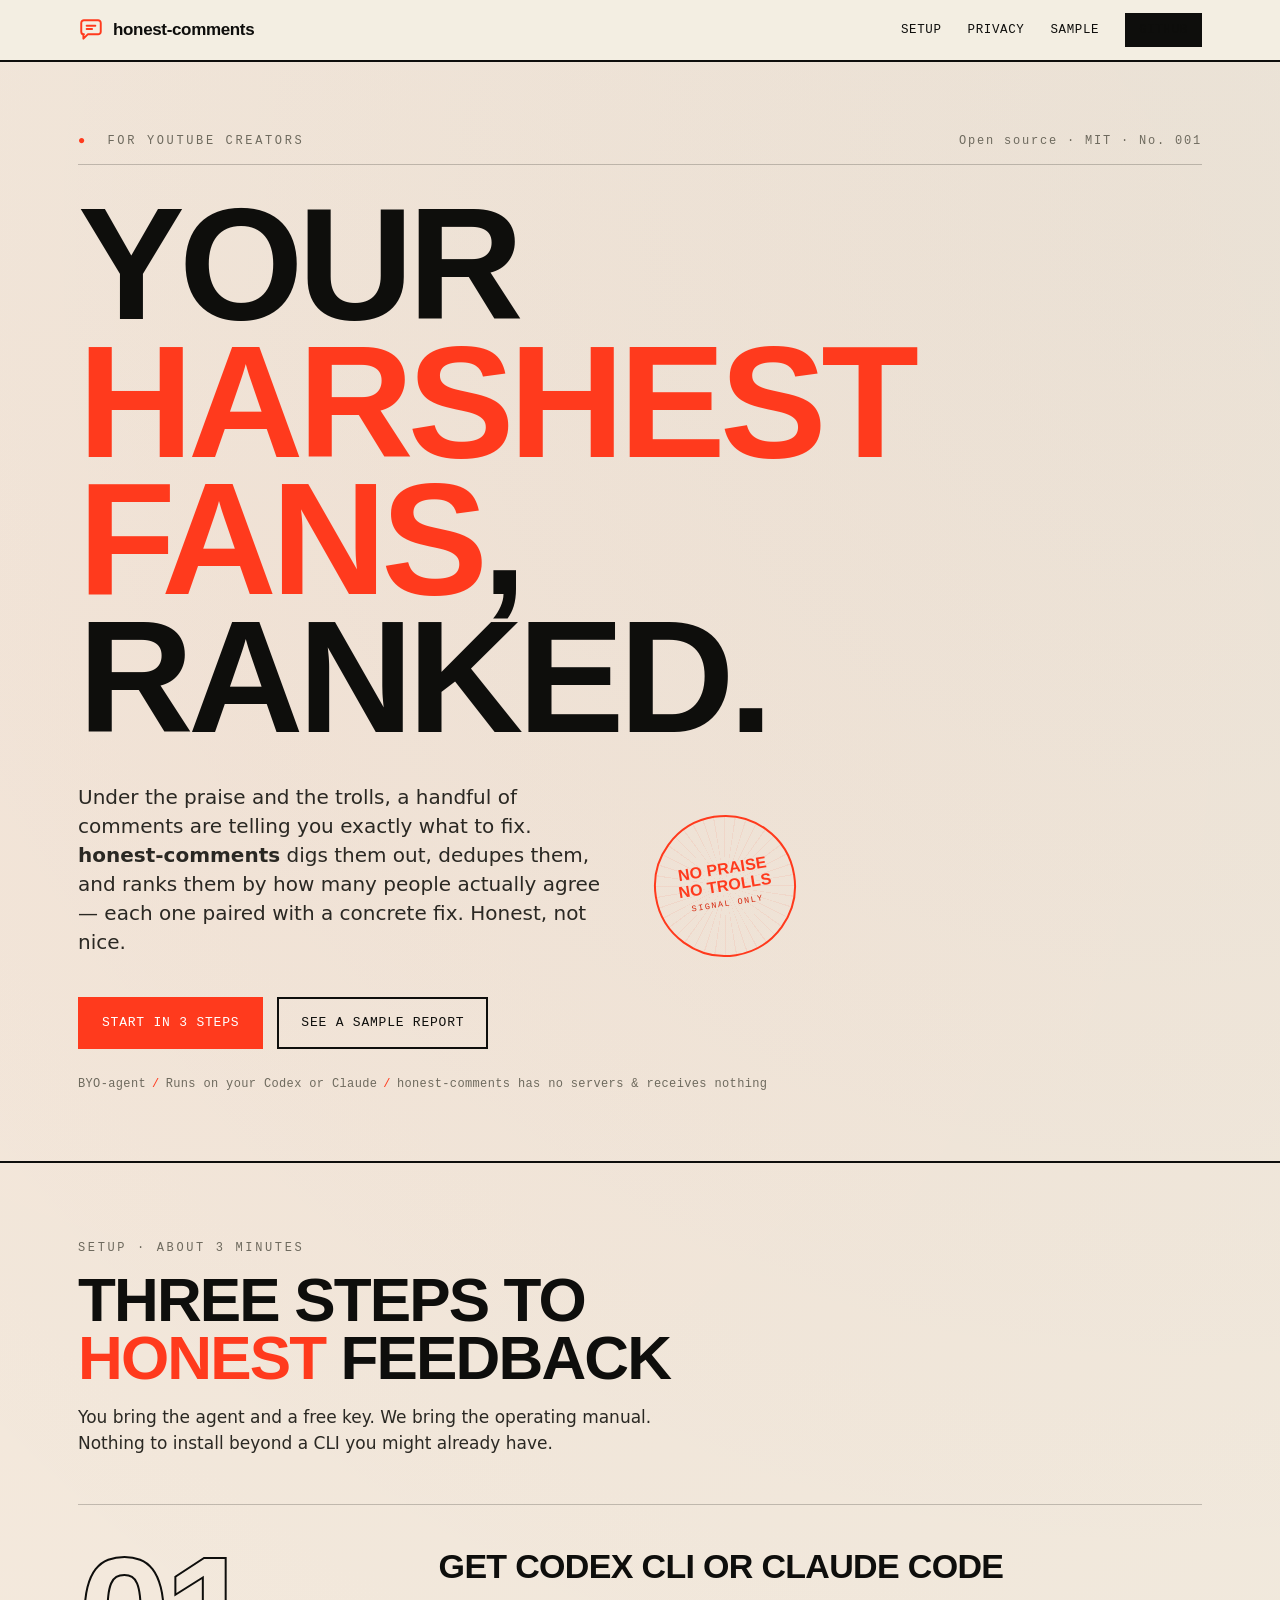
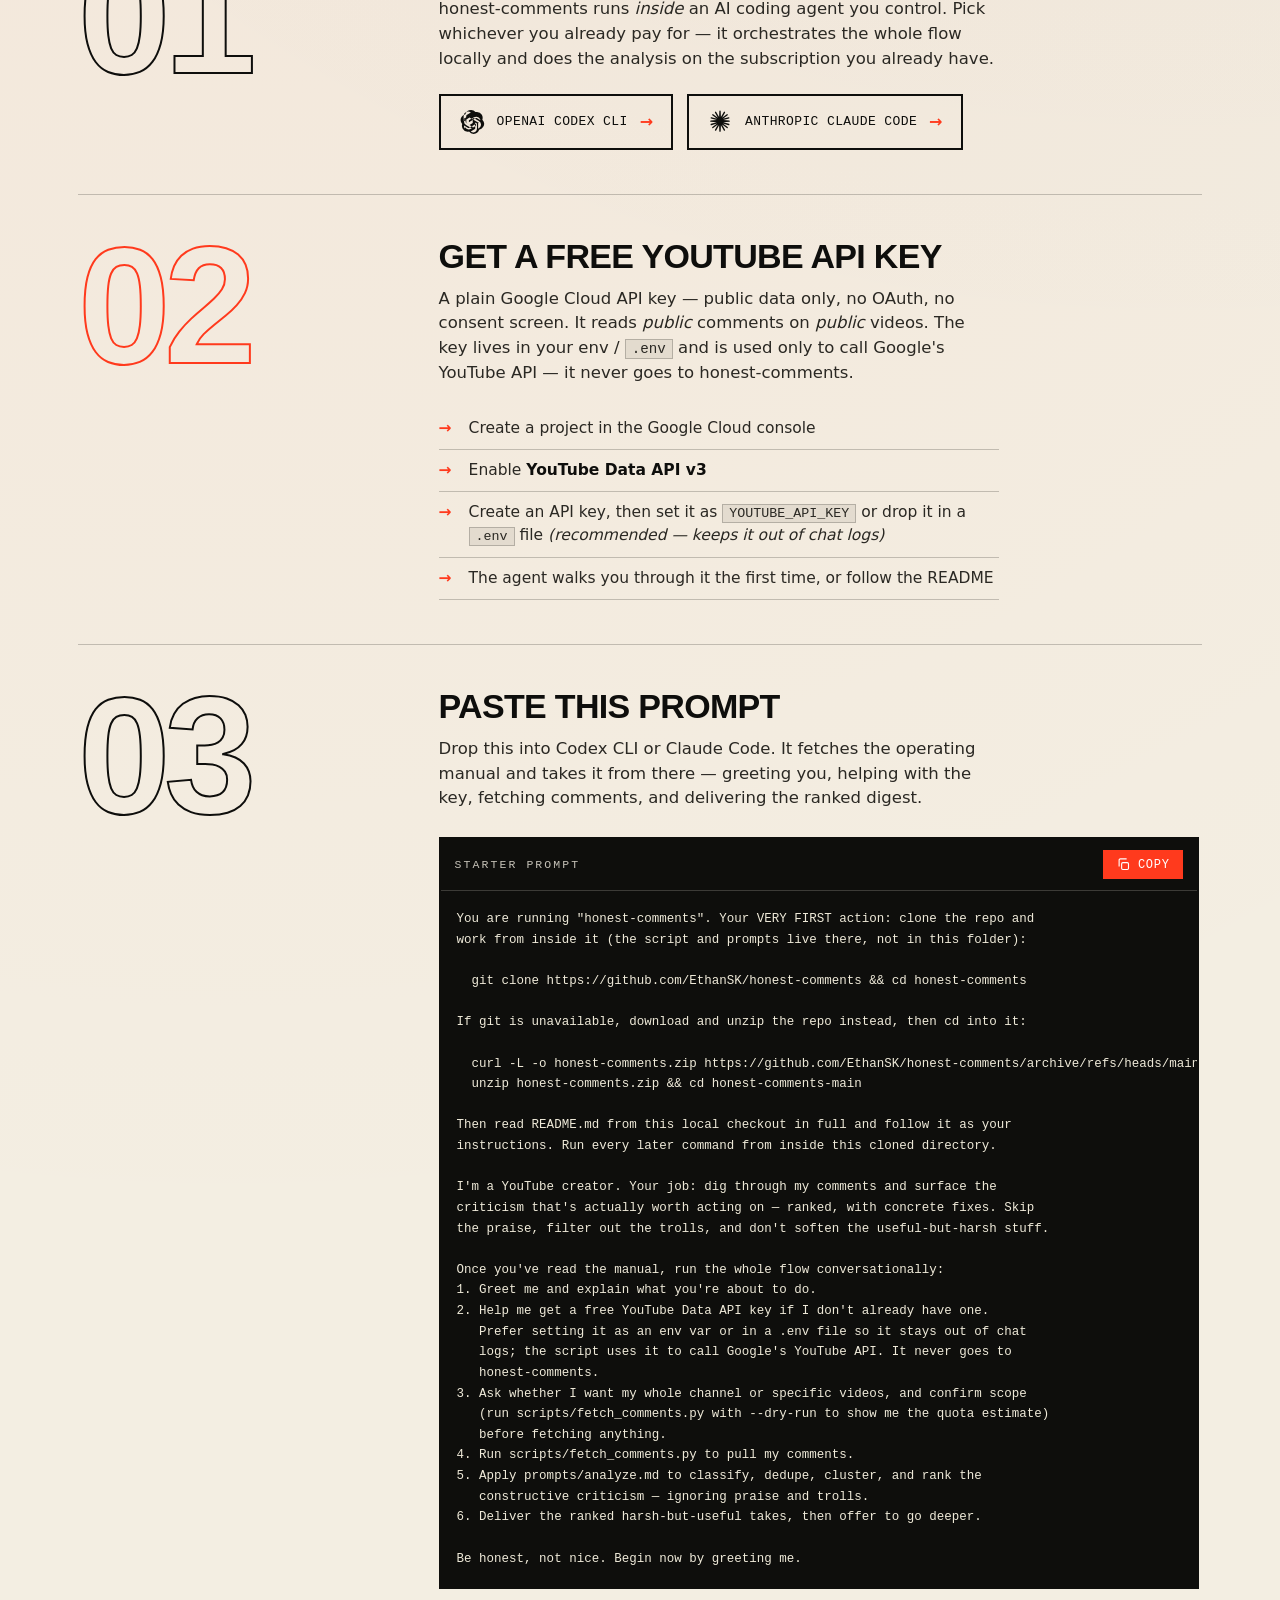
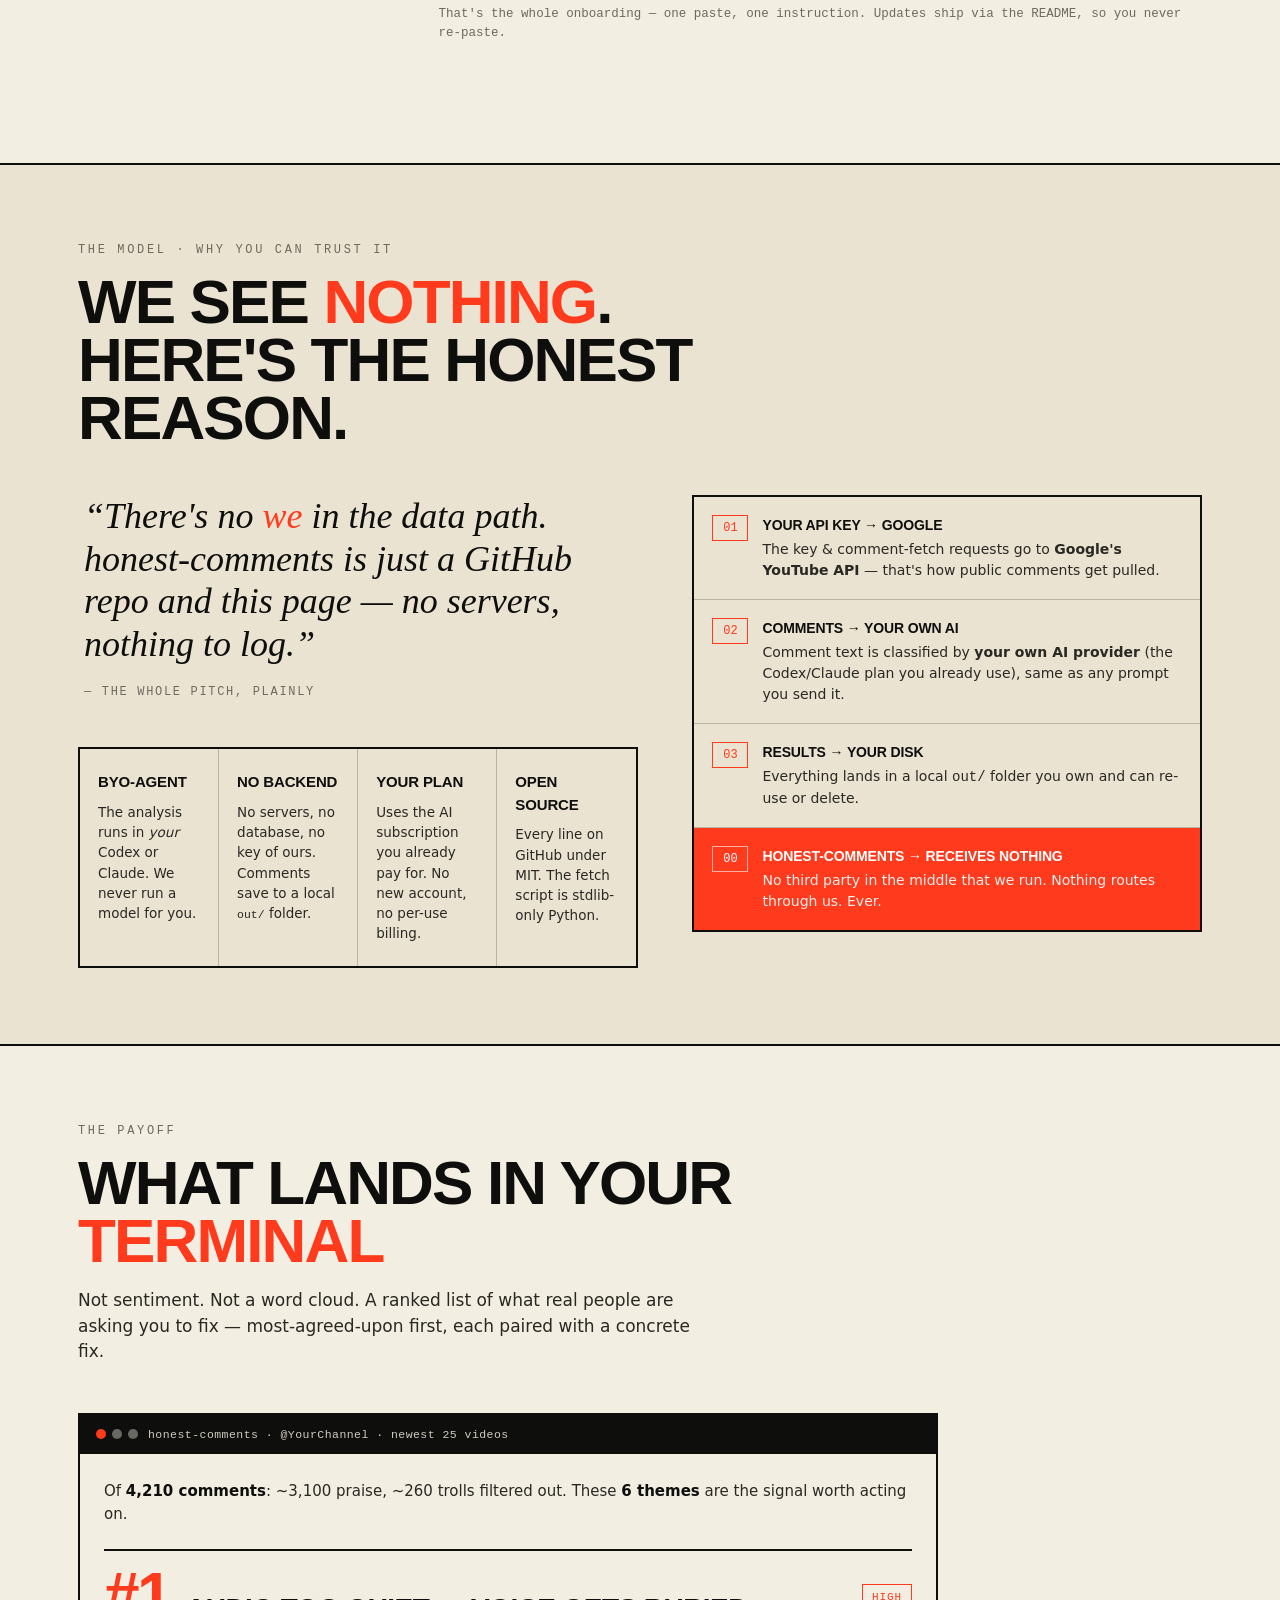
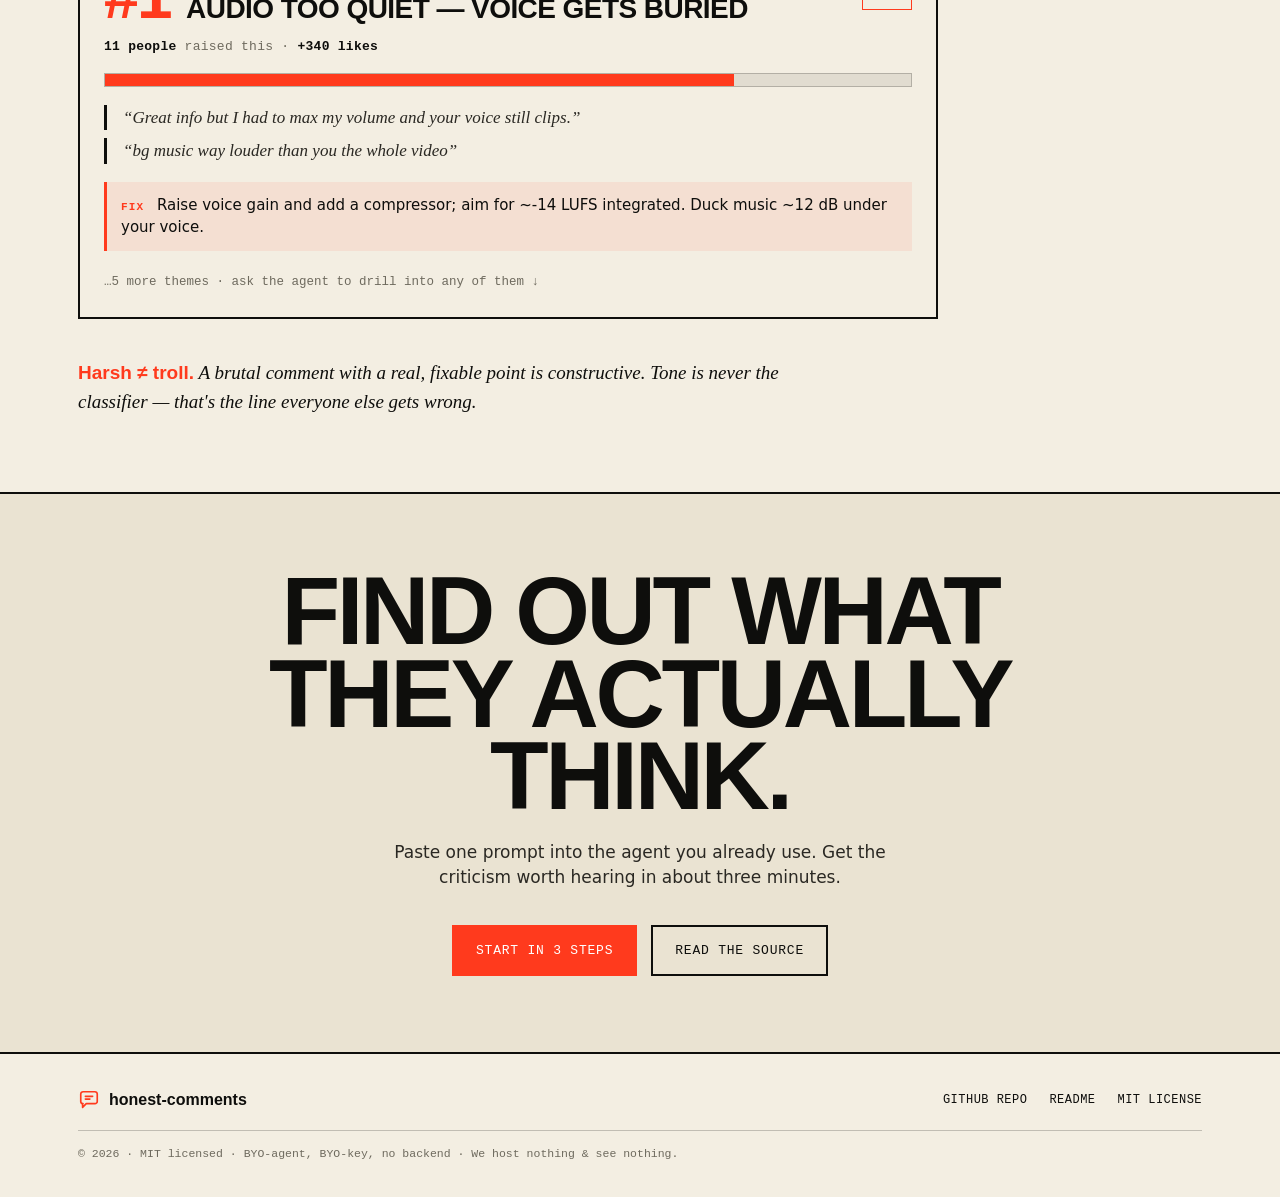
<file: design-variants/v3-editorial.html>
<!DOCTYPE html>
<!--
  honest-comments — landing page · variant v3 "Editorial / Bold Typographic"
  ==========================================================================
  SINGLE self-contained file. All CSS in <style>, all JS inline. NO external
  fonts / images / CDNs — renders offline on double-click.

  DESIGN DIRECTION: confident poster / broadside, NOT a SaaS template.
    - Palette: black ink + paper off-white + ONE hot accent (vermilion red).
    - Display type is the centerpiece: system grotesque at weight 900, massive
      scale, tight tracking — the "honest, not nice" voice rendered as a masthead.
    - Serif (Georgia) appears ONLY inside pull-quotes — a deliberate voice-switch
      that makes the "harsh fan" quotes feel like overheard speech.
    - Numbered steps 01 / 02 / 03 are justified: setup is a real 3-step sequence,
      so the ordinals carry information, not decoration.
    - Signature: oversized masthead + a rotated red "NO PRAISE / NO TROLLS" seal,
      and a ranked-insight row that reads like an editorial data chart.

  Privacy copy is HONEST (matches README): key -> Google's YouTube API, comments
  -> creator's OWN AI provider, honest-comments receives nothing. We never claim
  "nothing leaves your machine".
-->
<html lang="en">
<head>
<meta charset="UTF-8" />
<meta name="viewport" content="width=device-width, initial-scale=1.0" />
<title>honest-comments — your harshest fans, ranked</title>
<meta name="description" content="The genuinely useful criticism buried in your YouTube comments — no praise, no trolls — ranked, with concrete fixes. Runs on your own Codex CLI or Claude Code. honest-comments sees nothing." />
<style>
  /* ===================================================================
     DESIGN TOKENS
     ------------------------------------------------------------------- */
  :root {
    /* Palette — black ink on warm paper, ONE hot accent. */
    --ink:        #0E0E0C;   /* near-black, the text + masthead colour       */
    --ink-soft:   #2A2823;   /* slightly lifted ink for secondary surfaces   */
    --paper:      #F3EEE2;   /* warm off-white paper background               */
    --paper-2:    #EAE3D2;   /* a half-tone paper for alternating bands       */
    --red:        #FF3A1D;   /* electric vermilion — the single accent        */
    --red-deep:   #D62B12;   /* pressed/active state of the accent            */
    --mute:       #6E6A5E;   /* caption / metadata ink-grey                   */
    --rule:       rgba(14,14,12,0.22); /* hairline rule colour               */

    /* Type stacks — system only, no web fonts.
       Display = heavy grotesque (Arial Black / Helvetica Neue) for poster type.
       Body    = the same grotesque family at lighter weights.
       Mono    = UI monospace for the prompt + the data readouts.
       Quote   = Georgia, used ONLY in pull-quotes as a voice-switch.           */
    --display: "Helvetica Neue", "Arial Black", "Arial", "Segoe UI", system-ui, sans-serif;
    --body:    "Helvetica Neue", "Inter", "Segoe UI", system-ui, -apple-system, sans-serif;
    --mono:    ui-monospace, "SF Mono", "JetBrains Mono", "Menlo", "Consolas", monospace;
    --quote:   Georgia, "Times New Roman", serif;

    --maxw: 1180px;
  }

  /* ---- reset-ish ---- */
  *, *::before, *::after { box-sizing: border-box; }
  html { -webkit-text-size-adjust: 100%; }
  body {
    margin: 0;
    background: var(--paper);
    color: var(--ink);
    font-family: var(--body);
    font-weight: 400;
    line-height: 1.5;
    /* subtle paper grain via a layered radial so the flat paper isn't sterile */
    background-image:
      radial-gradient(circle at 18% 12%, rgba(255,58,29,0.05), transparent 40%),
      radial-gradient(circle at 92% 4%, rgba(14,14,12,0.04), transparent 30%);
    -webkit-font-smoothing: antialiased;
  }
  a { color: inherit; }
  img, svg { display: block; }

  .container { width: 100%; max-width: var(--maxw); margin: 0 auto; padding: 0 28px; }

  /* shared eyebrow label — small, tracked, monospace utility voice */
  .eyebrow {
    font-family: var(--mono);
    font-size: 12px;
    letter-spacing: 0.22em;
    text-transform: uppercase;
    color: var(--mute);
    margin: 0;
  }
  .eyebrow .dot-red { color: var(--red); }

  /* ===================================================================
     MASTHEAD / NAV — top rule + logotype, like a newspaper nameplate
     ------------------------------------------------------------------- */
  .topbar {
    border-bottom: 2px solid var(--ink);
    position: sticky; top: 0; z-index: 50;
    background: var(--paper);
  }
  .topbar__inner {
    display: flex; align-items: center; justify-content: space-between;
    height: 60px;
  }
  .brand { display: flex; align-items: center; gap: 9px; text-decoration: none; }
  .brand__mark {
    width: 26px; height: 26px; color: var(--red);
  }
  .brand__name {
    font-family: var(--display);
    font-weight: 900;
    font-size: 17px;
    letter-spacing: -0.02em;
  }
  .topnav { display: flex; align-items: center; gap: 26px; }
  .topnav a {
    font-family: var(--mono);
    font-size: 12.5px; letter-spacing: 0.05em;
    text-decoration: none; color: var(--ink);
    text-transform: uppercase;
  }
  .topnav a:not(.topnav__cta):hover { color: var(--red); }
  .topnav__cta {
    background: var(--ink); color: var(--paper);
    padding: 8px 14px; letter-spacing: 0.08em;
  }
  .topnav__cta:hover { background: var(--red); color: #fff; }
  @media (max-width: 720px) {
    .topnav a:not(.topnav__cta) { display: none; }
  }

  /* ===================================================================
     HERO — the masthead poster. HUGE display type is the thesis.
     ------------------------------------------------------------------- */
  .hero { padding: 70px 0 56px; position: relative; }
  .hero__kicker {
    display: flex; align-items: baseline; gap: 16px;
    border-bottom: 1px solid var(--rule);
    padding-bottom: 14px; margin-bottom: 30px;
  }
  .hero__kicker .vol {
    font-family: var(--mono); font-size: 12px; color: var(--mute);
    letter-spacing: 0.15em; margin-left: auto;
  }

  /* The masthead headline: dramatic scale, weight 900, negative tracking.
     clamp() carries it from phone to desktop without breakpoints. */
  .hero__title {
    font-family: var(--display);
    font-weight: 900;
    font-size: clamp(56px, 12.5vw, 168px);
    line-height: 0.86;
    letter-spacing: -0.035em;
    text-transform: uppercase;
    margin: 0;
  }
  .hero__title .l2 { color: var(--red); }
  /* a tiny "registered"-style super tag on RANKED for poster flavour */
  .hero__title .ranked { position: relative; }

  .hero__belt {
    display: flex; flex-wrap: wrap; align-items: flex-end;
    gap: 36px; margin-top: 38px;
  }
  .hero__lede {
    max-width: 540px;
    font-size: clamp(17px, 2vw, 20px);
    line-height: 1.45;
    color: var(--ink-soft);
    margin: 0;
  }
  .hero__lede strong { font-weight: 700; }

  /* The rotated stamp/seal — the signature flourish. Purely decorative,
     reinforces the brand promise ("no praise / no trolls"). */
  .seal {
    flex: 0 0 auto;
    width: 142px; height: 142px;
    border: 2px solid var(--red);
    border-radius: 50%;
    display: grid; place-items: center;
    text-align: center;
    transform: rotate(-9deg);
    color: var(--red);
    position: relative;
    background:
      repeating-conic-gradient(from 0deg, transparent 0 8deg, rgba(255,58,29,0.07) 8deg 9deg);
  }
  .seal__txt {
    font-family: var(--display); font-weight: 900;
    font-size: 16px; line-height: 1.05; letter-spacing: 0.01em;
    text-transform: uppercase;
  }
  .seal__sub { font-family: var(--mono); font-size: 8.5px; letter-spacing: 0.18em; margin-top: 4px; color: var(--red-deep); }

  .hero__actions { display: flex; flex-wrap: wrap; gap: 14px; margin-top: 40px; }

  /* ---- buttons ---- */
  .btn {
    display: inline-flex; align-items: center; gap: 9px;
    font-family: var(--mono); font-size: 13px; letter-spacing: 0.06em;
    text-transform: uppercase; text-decoration: none;
    padding: 14px 22px; border: 2px solid var(--ink);
    transition: transform .12s ease, background .12s ease, color .12s ease;
  }
  .btn:active { transform: translateY(1px); }
  .btn--primary { background: var(--red); color: #fff; border-color: var(--red); }
  .btn--primary:hover { background: var(--red-deep); border-color: var(--red-deep); }
  .btn--ghost { background: transparent; color: var(--ink); }
  .btn--ghost:hover { background: var(--ink); color: var(--paper); }

  /* honest privacy strapline under the hero buttons */
  .hero__fineprint {
    margin-top: 26px; font-family: var(--mono); font-size: 12px;
    color: var(--mute); letter-spacing: 0.03em;
  }
  .hero__fineprint .sep { color: var(--red); padding: 0 6px; }

  @media (max-width: 760px) {
    .seal { width: 110px; height: 110px; }
    .hero__belt { gap: 24px; }
  }

  /* ===================================================================
     SECTION SCAFFOLD
     ------------------------------------------------------------------- */
  .section { padding: 76px 0; border-top: 2px solid var(--ink); }
  .band-2 { background: var(--paper-2); }
  .section__head { max-width: 720px; margin-bottom: 48px; }
  .section__title {
    font-family: var(--display); font-weight: 900;
    font-size: clamp(34px, 5.4vw, 62px);
    line-height: 0.94; letter-spacing: -0.03em;
    text-transform: uppercase; margin: 14px 0 0;
  }
  .section__title em { font-style: normal; color: var(--red); }
  .section__lede { margin: 18px 0 0; font-size: 17px; color: var(--ink-soft); max-width: 620px; }

  /* ===================================================================
     STEPS — oversized outlined ordinals. Real 3-step sequence.
     ------------------------------------------------------------------- */
  .step {
    display: grid;
    grid-template-columns: minmax(120px, 0.42fr) 1fr;
    gap: 30px 40px;
    padding: 44px 0;
    border-top: 1px solid var(--rule);
    align-items: start;
  }
  .step:first-of-type { border-top: 2px solid var(--ink); }

  /* The giant ordinal — outlined (text-stroke) so it reads as a poster numeral,
     not a solid block. 01 / 02 / 03. */
  .step__num {
    font-family: var(--display); font-weight: 900;
    font-size: clamp(86px, 13vw, 178px);
    line-height: 0.8; letter-spacing: -0.04em;
    color: transparent;
    -webkit-text-stroke: 2px var(--ink);
    text-stroke: 2px var(--ink);
    position: relative;
  }
  .step:nth-child(3) .step__num { -webkit-text-stroke-color: var(--red); }

  .step__title {
    font-family: var(--display); font-weight: 900;
    font-size: clamp(24px, 3vw, 34px);
    line-height: 1.0; letter-spacing: -0.02em;
    text-transform: uppercase; margin: 0 0 14px;
  }
  .step__text { margin: 0; font-size: 16.5px; color: var(--ink-soft); max-width: 560px; }
  .step__text code, .ticklist code {
    font-family: var(--mono); font-size: 0.86em;
    background: rgba(14,14,12,0.07); padding: 1px 6px; border: 1px solid var(--rule);
  }

  /* agent option cards (step 1) — inline brand SVGs */
  .agents { display: flex; flex-wrap: wrap; gap: 14px; margin-top: 22px; }
  .agent {
    display: inline-flex; align-items: center; gap: 12px;
    text-decoration: none; color: var(--ink);
    border: 2px solid var(--ink); padding: 13px 18px;
    transition: background .12s ease, color .12s ease;
  }
  .agent:hover { background: var(--ink); color: var(--paper); }
  .agent svg { width: 26px; height: 26px; }
  .agent__name { font-family: var(--mono); font-size: 13px; letter-spacing: 0.03em; text-transform: uppercase; }
  .agent__arrow { color: var(--red); font-weight: 700; }
  .agent:hover .agent__arrow { color: #fff; }

  /* checklist (step 2) */
  .ticklist { list-style: none; margin: 22px 0 0; padding: 0; max-width: 560px; }
  .ticklist li {
    position: relative; padding: 9px 0 9px 30px;
    border-bottom: 1px solid var(--rule); font-size: 15.5px; color: var(--ink-soft);
  }
  .ticklist li::before {
    content: "→"; position: absolute; left: 0; top: 9px;
    color: var(--red); font-weight: 700;
  }
  .ticklist strong { color: var(--ink); }

  /* ===================================================================
     PROMPT BLOCK — the paste-prompt. Monospace, terminal-ish, copy button.
     ------------------------------------------------------------------- */
  .prompt-wrap { margin-top: 26px; max-width: 760px; }
  .codeblock { border: 2px solid var(--ink); background: var(--ink); color: var(--paper); }
  .codeblock__bar {
    display: flex; align-items: center; justify-content: space-between;
    padding: 11px 14px; border-bottom: 1px solid rgba(243,238,226,0.2);
  }
  .codeblock__label {
    font-family: var(--mono); font-size: 11.5px; letter-spacing: 0.18em;
    text-transform: uppercase; color: var(--paper); opacity: 0.8;
  }
  .copy-btn {
    display: inline-flex; align-items: center; gap: 7px;
    font-family: var(--mono); font-size: 12px; letter-spacing: 0.06em;
    text-transform: uppercase; cursor: pointer;
    background: var(--red); color: #fff; border: 0;
    padding: 7px 13px; transition: background .12s ease;
  }
  .copy-btn:hover { background: var(--red-deep); }
  .copy-btn.is-copied { background: #1f7a34; }
  .copy-btn svg { width: 15px; height: 15px; }
  .codeblock__pre {
    margin: 0; padding: 18px 16px; overflow-x: auto;
    font-family: var(--mono); font-size: 12.5px; line-height: 1.65;
    color: #EFEAD9; white-space: pre; tab-size: 2;
  }
  .step__note { margin: 16px 0 0; font-family: var(--mono); font-size: 12.5px; color: var(--mute); }

  /* ===================================================================
     PRIVACY — pull-quote driven. The honest data-path, stated plainly.
     ------------------------------------------------------------------- */
  .privacy__grid {
    display: grid; grid-template-columns: 1.1fr 1fr; gap: 54px; align-items: start;
  }
  @media (max-width: 860px) { .privacy__grid { grid-template-columns: 1fr; gap: 36px; } }

  /* the editorial pull-quote: serif voice-switch, hung red opening mark */
  .pullquote {
    font-family: var(--quote); font-style: italic;
    font-size: clamp(24px, 3.4vw, 36px); line-height: 1.18;
    margin: 0; position: relative; padding-left: 6px;
  }
  .pullquote .hl { color: var(--red); font-style: italic; }
  .pullquote__cite {
    font-family: var(--mono); font-style: normal; font-size: 12px;
    letter-spacing: 0.14em; text-transform: uppercase; color: var(--mute);
    margin-top: 20px; display: block;
  }

  /* the honest data path — a literal sequence of where data goes */
  .datapath { display: grid; gap: 0; border: 2px solid var(--ink); }
  .datapath__row {
    display: grid; grid-template-columns: 36px 1fr; gap: 14px;
    padding: 18px 18px; border-bottom: 1px solid var(--rule);
  }
  .datapath__row:last-child { border-bottom: 0; }
  .datapath__row--never { background: var(--red); color: #fff; border-bottom: 0; }
  .datapath__n {
    font-family: var(--mono); font-size: 12px; color: var(--red);
    border: 1px solid var(--red); height: 26px; display: grid; place-items: center;
  }
  .datapath__row--never .datapath__n { color: #fff; border-color: rgba(255,255,255,0.6); }
  .datapath__k { font-family: var(--display); font-weight: 900; font-size: 14px; text-transform: uppercase; letter-spacing: -0.01em; margin: 0 0 3px; }
  .datapath__v { margin: 0; font-size: 14px; color: var(--ink-soft); }
  .datapath__row--never .datapath__v { color: rgba(255,255,255,0.92); }

  /* four short feature tiles below the quote */
  .facts { display: grid; grid-template-columns: repeat(4, 1fr); gap: 0; margin-top: 48px; border: 2px solid var(--ink); }
  @media (max-width: 760px) { .facts { grid-template-columns: repeat(2,1fr); } }
  .fact { padding: 22px 18px; border-right: 1px solid var(--rule); }
  .fact:last-child { border-right: 0; }
  @media (max-width: 760px) {
    .fact:nth-child(2) { border-right: 0; }
    .fact:nth-child(1), .fact:nth-child(2) { border-bottom: 1px solid var(--rule); }
  }
  .fact h4 { font-family: var(--display); font-weight: 900; font-size: 15px; text-transform: uppercase; letter-spacing: -0.01em; margin: 0 0 8px; }
  .fact p { margin: 0; font-size: 13.5px; color: var(--ink-soft); }
  .fact code { font-family: var(--mono); font-size: 0.85em; }

  /* ===================================================================
     SAMPLE OUTPUT — one ranked insight rendered as an editorial chart row
     ------------------------------------------------------------------- */
  .digest { border: 2px solid var(--ink); background: var(--paper); max-width: 860px; }
  .digest__bar {
    display: flex; align-items: center; gap: 10px;
    background: var(--ink); color: var(--paper);
    padding: 11px 16px;
  }
  .digest__bar .lights { display: flex; gap: 6px; }
  .digest__bar .lights span { width: 10px; height: 10px; border-radius: 50%; background: rgba(243,238,226,0.4); }
  .digest__bar .lights span:first-child { background: var(--red); }
  .digest__file { font-family: var(--mono); font-size: 11.5px; letter-spacing: 0.04em; opacity: 0.85; }
  .digest__body { padding: 26px 24px; }
  .digest__summary { margin: 0 0 24px; font-size: 15px; color: var(--ink-soft); }
  .digest__summary strong { color: var(--ink); }

  /* the #1 ranked insight — the headline row */
  .insight { border-top: 2px solid var(--ink); padding-top: 20px; }
  .insight__head { display: flex; align-items: baseline; gap: 16px; flex-wrap: wrap; }
  .insight__rank {
    font-family: var(--display); font-weight: 900;
    font-size: clamp(40px, 7vw, 64px); line-height: 0.8;
    color: var(--red); letter-spacing: -0.04em;
  }
  .insight__title {
    font-family: var(--display); font-weight: 900;
    font-size: clamp(20px, 3vw, 28px); text-transform: uppercase;
    letter-spacing: -0.02em; line-height: 1.0; margin: 0; flex: 1 1 240px;
  }
  .sev {
    font-family: var(--mono); font-size: 11px; letter-spacing: 0.08em;
    text-transform: uppercase; padding: 4px 9px; border: 1px solid var(--red);
    color: var(--red); align-self: center;
  }
  .insight__meta { font-family: var(--mono); font-size: 13px; color: var(--mute); margin: 14px 0 0; letter-spacing: 0.02em; }
  .insight__meta strong { color: var(--ink); }

  /* the agreement bar — a literal chart of how many people raised it */
  .bar { margin: 16px 0 18px; height: 14px; background: rgba(14,14,12,0.08); border: 1px solid var(--rule); position: relative; }
  .bar__fill { position: absolute; left: 0; top: 0; bottom: 0; width: 78%; background: var(--red); }
  .insight__q {
    font-family: var(--quote); font-style: italic; font-size: 17px;
    margin: 0 0 8px; padding-left: 16px; border-left: 3px solid var(--ink);
    color: var(--ink-soft);
  }
  .insight__fix {
    margin: 18px 0 0; font-size: 15px; color: var(--ink);
    background: rgba(255,58,29,0.08); border-left: 3px solid var(--red);
    padding: 12px 14px;
  }
  .fix-tag {
    font-family: var(--mono); font-size: 11px; letter-spacing: 0.1em;
    text-transform: uppercase; color: var(--red); font-weight: 700;
    margin-right: 8px;
  }
  .digest__more { margin: 22px 0 0; font-family: var(--mono); font-size: 12.5px; color: var(--mute); }

  /* harsh != troll callout */
  .harsh-note {
    margin: 40px 0 0; max-width: 720px;
    font-family: var(--quote); font-style: italic; font-size: 19px; color: var(--ink);
  }
  .harsh-note strong { font-family: var(--display); font-style: normal; color: var(--red); }

  /* ===================================================================
     FINAL CTA
     ------------------------------------------------------------------- */
  .cta { text-align: center; }
  .cta__title {
    font-family: var(--display); font-weight: 900;
    font-size: clamp(40px, 8vw, 96px); line-height: 0.86;
    letter-spacing: -0.035em; text-transform: uppercase; margin: 0 auto;
    max-width: 14ch;
  }
  .cta__sub { margin: 22px auto 0; max-width: 520px; font-size: 17px; color: var(--ink-soft); }
  .cta__actions { display: flex; gap: 14px; justify-content: center; margin-top: 34px; flex-wrap: wrap; }

  /* ===================================================================
     FOOTER
     ------------------------------------------------------------------- */
  .footer { border-top: 2px solid var(--ink); padding: 34px 0; }
  .footer__inner { display: flex; align-items: center; justify-content: space-between; flex-wrap: wrap; gap: 18px; }
  .footer__brand { display: flex; align-items: center; gap: 9px; font-family: var(--display); font-weight: 900; font-size: 16px; }
  .footer__brand svg { width: 22px; height: 22px; color: var(--red); }
  .footer__links { display: flex; gap: 22px; font-family: var(--mono); font-size: 12px; text-transform: uppercase; letter-spacing: 0.04em; }
  .footer__links a { text-decoration: none; }
  .footer__links a:hover { color: var(--red); }
  .footer__fine { font-family: var(--mono); font-size: 11.5px; color: var(--mute); width: 100%; margin: 0; padding-top: 14px; border-top: 1px solid var(--rule); }

  /* ---- accessibility: visible focus + reduced motion ---- */
  a:focus-visible, button:focus-visible {
    outline: 3px solid var(--red); outline-offset: 2px;
  }
  @media (prefers-reduced-motion: reduce) {
    * { transition: none !important; }
  }
</style>
</head>
<body>

<!-- ============================ MASTHEAD / NAV ============================ -->
<header class="topbar">
  <div class="container topbar__inner">
    <a class="brand" href="#top" aria-label="honest-comments home">
      <!-- speech-bubble + rank chevron logo mark -->
      <svg class="brand__mark" viewBox="0 0 24 24" aria-hidden="true">
        <path d="M3 5.5A2.5 2.5 0 0 1 5.5 3h13A2.5 2.5 0 0 1 21 5.5v8a2.5 2.5 0 0 1-2.5 2.5H9l-4 4v-4H5.5A2.5 2.5 0 0 1 3 13.5z"
              fill="none" stroke="currentColor" stroke-width="1.8" stroke-linejoin="round"/>
        <path d="M8 8h8M8 11h5" stroke="currentColor" stroke-width="1.8" stroke-linecap="round"/>
      </svg>
      <span class="brand__name">honest&#8203;-comments</span>
    </a>
    <nav class="topnav" aria-label="Primary">
      <a href="#steps">Setup</a>
      <a href="#privacy">Privacy</a>
      <a href="#output">Sample</a>
      <a class="topnav__cta" href="https://github.com/EthanSK/honest-comments" target="_blank" rel="noopener">GitHub</a>
    </nav>
  </div>
</header>

<main id="top">

  <!-- ============================ HERO ============================ -->
  <section class="hero">
    <div class="container">
      <!-- nameplate kicker line -->
      <div class="hero__kicker">
        <p class="eyebrow"><span class="dot-red">●</span>&nbsp; For YouTube creators</p>
        <span class="vol">Open source · MIT · No. 001</span>
      </div>

      <!-- THE masthead — the page's thesis, set as a poster -->
      <h1 class="hero__title">
        Your<br />
        <span class="l2">harshest fans</span>,<br />
        <span class="ranked">ranked.</span>
      </h1>

      <div class="hero__belt">
        <p class="hero__lede">
          Under the praise and the trolls, a handful of comments are telling you
          exactly what to fix. <strong>honest-comments</strong> digs them out, dedupes
          them, and ranks them by how many people actually agree — each one paired
          with a concrete fix. Honest, not nice.
        </p>

        <!-- signature: rotated red seal -->
        <div class="seal" aria-hidden="true">
          <div>
            <div class="seal__txt">No&nbsp;Praise<br />No&nbsp;Trolls</div>
            <div class="seal__sub">SIGNAL ONLY</div>
          </div>
        </div>
      </div>

      <div class="hero__actions">
        <a class="btn btn--primary" href="#steps">Start in 3 steps</a>
        <a class="btn btn--ghost" href="#output">See a sample report</a>
      </div>

      <!-- HONEST privacy strapline (no "nothing leaves your machine") -->
      <p class="hero__fineprint">
        BYO-agent<span class="sep">/</span>Runs on your Codex or Claude<span class="sep">/</span>honest-comments has no servers &amp; receives nothing
      </p>
    </div>
  </section>

  <!-- ============================ STEPS ============================ -->
  <section class="section" id="steps">
    <div class="container">
      <div class="section__head">
        <p class="eyebrow">Setup · about 3 minutes</p>
        <h2 class="section__title">Three steps to <em>honest</em> feedback</h2>
        <p class="section__lede">
          You bring the agent and a free key. We bring the operating manual.
          Nothing to install beyond a CLI you might already have.
        </p>
      </div>

      <!-- STEP 01 — get an agent -->
      <div class="step">
        <div class="step__num">01</div>
        <div>
          <h3 class="step__title">Get Codex CLI or Claude Code</h3>
          <p class="step__text">
            honest-comments runs <em>inside</em> an AI coding agent you control.
            Pick whichever you already pay for — it orchestrates the whole flow
            locally and does the analysis on the subscription you already have.
          </p>
          <div class="agents">
            <a class="agent" href="https://developers.openai.com/codex/cli/" target="_blank" rel="noopener">
              <!-- OpenAI "blossom" knot mark — inline, dependency-free, currentColor -->
              <svg viewBox="0 0 24 24" fill="currentColor" aria-hidden="true">
                <path d="M21.55 9.84a5.4 5.4 0 0 0-.46-4.42 5.43 5.43 0 0 0-5.86-2.6A5.4 5.4 0 0 0 11.1 1a5.43 5.43 0 0 0-5.18 3.76A5.4 5.4 0 0 0 2.3 7.37a5.43 5.43 0 0 0 .67 6.37 5.4 5.4 0 0 0 .46 4.42 5.43 5.43 0 0 0 5.86 2.6A5.4 5.4 0 0 0 13.42 23a5.43 5.43 0 0 0 5.18-3.77 5.4 5.4 0 0 0 3.61-2.61 5.43 5.43 0 0 0-.67-6.78ZM13.42 21.6a4.03 4.03 0 0 1-2.59-.94l3.83-2.21a.63.63 0 0 0 .31-.55v-5.4l1.62.94v4.46a4.05 4.05 0 0 1-3.18 3.7ZM5.18 18a4.03 4.03 0 0 1-.48-2.72l3.83 2.22a.63.63 0 0 0 .63 0l6.59-3.8v1.87l-4.69 2.71a4.05 4.05 0 0 1-5.48-1.48Zm-1-8.32a4.03 4.03 0 0 1 2.11-1.77v4.5a.63.63 0 0 0 .32.55l6.58 3.8-1.62.93-4.69-2.7a4.05 4.05 0 0 1-1.71-5.31Zm14.4 3.35-6.59-3.81 1.62-.93 4.69 2.7a4.04 4.04 0 0 1-.62 7.29v-4.5a.63.63 0 0 0-.32-.55Zm1.61-2.42-3.83-2.22a.63.63 0 0 0-.63 0l-6.59 3.8V10.4l4.69-2.7a4.04 4.04 0 0 1 6 4.19Zm-14.27.92-1.62-.94V6.34a4.04 4.04 0 0 1 6.63-3.1l-3.83 2.2a.63.63 0 0 0-.31.56Zm.88-1.9 2.93-1.7 2.94 1.7v3.39l-2.94 1.7-2.93-1.7Z"/>
              </svg>
              <span class="agent__name">OpenAI Codex CLI</span>
              <span class="agent__arrow">→</span>
            </a>
            <a class="agent" href="https://www.anthropic.com/claude-code" target="_blank" rel="noopener">
              <!-- Anthropic sunburst mark — inline, dependency-free, currentColor -->
              <svg viewBox="0 0 24 24" fill="currentColor" aria-hidden="true">
                <path d="M12 1.4c.34 0 .62.27.63.61l.2 5.42 2.7-4.7a.63.63 0 0 1 1.1.63l-2.7 4.7 4.36-3.23a.63.63 0 0 1 .77.99l-4.36 3.22 5.22-1.46a.63.63 0 0 1 .35 1.21l-5.22 1.46 5.4.36a.63.63 0 0 1 0 1.26l-5.4.36 5.22 1.46a.63.63 0 0 1-.35 1.21l-5.22-1.46 4.36 3.22a.63.63 0 0 1-.77.99l-4.36-3.23 2.7 4.7a.63.63 0 0 1-1.1.63l-2.7-4.7-.2 5.42a.63.63 0 0 1-1.26 0l-.2-5.42-2.7 4.7a.63.63 0 0 1-1.1-.63l2.7-4.7-4.36 3.23a.63.63 0 0 1-.77-.99l4.36-3.22-5.22 1.46a.63.63 0 0 1-.35-1.21l5.22-1.46-5.4-.36a.63.63 0 0 1 0-1.26l5.4-.36-5.22-1.46a.63.63 0 0 1 .35-1.21l5.22 1.46-4.36-3.22a.63.63 0 0 1 .77-.99l4.36 3.23-2.7-4.7a.63.63 0 0 1 1.1-.63l2.7 4.7.2-5.42c.01-.34.29-.61.63-.61Z"/>
              </svg>
              <span class="agent__name">Anthropic Claude Code</span>
              <span class="agent__arrow">→</span>
            </a>
          </div>
        </div>
      </div>

      <!-- STEP 02 — free YouTube API key -->
      <div class="step">
        <div class="step__num">02</div>
        <div>
          <h3 class="step__title">Get a free YouTube API key</h3>
          <p class="step__text">
            A plain Google Cloud API key — public data only, no OAuth, no consent
            screen. It reads <em>public</em> comments on <em>public</em> videos. The key
            lives in your env / <code>.env</code> and is used only to call Google's
            YouTube API — it never goes to honest-comments.
          </p>
          <ul class="ticklist">
            <li>Create a project in the Google Cloud console</li>
            <li>Enable <strong>YouTube Data API v3</strong></li>
            <li>Create an API key, then set it as <code>YOUTUBE_API_KEY</code> or drop it in a <code>.env</code> file <em>(recommended — keeps it out of chat logs)</em></li>
            <li>The agent walks you through it the first time, or follow the README</li>
          </ul>
        </div>
      </div>

      <!-- STEP 03 — paste the prompt (the deliverable) -->
      <div class="step">
        <div class="step__num">03</div>
        <div>
          <h3 class="step__title">Paste this prompt</h3>
          <p class="step__text">
            Drop this into Codex CLI or Claude Code. It fetches the operating manual
            and takes it from there — greeting you, helping with the key, fetching
            comments, and delivering the ranked digest.
          </p>

          <div class="prompt-wrap">
            <div class="codeblock">
              <div class="codeblock__bar">
                <span class="codeblock__label">Starter prompt</span>
                <button class="copy-btn" type="button" id="copyBtn" aria-label="Copy starter prompt">
                  <svg viewBox="0 0 24 24" aria-hidden="true">
                    <rect x="9" y="9" width="11" height="11" rx="2" fill="none" stroke="currentColor" stroke-width="1.8"/>
                    <path d="M5 15V5a2 2 0 0 1 2-2h10" fill="none" stroke="currentColor" stroke-width="1.8"/>
                  </svg>
                  <span id="copyLabel">Copy</span>
                </button>
              </div>
              <!--
                EXACT paste-prompt — verbatim from site/starter.txt.
                The text content of #promptSource is what the copy button copies.
                & and < are HTML-escaped here but the JS reads .textContent, which
                decodes them back to literal && so the clipboard gets the raw prompt.
              -->
<pre class="codeblock__pre" id="promptSource">You are running "honest-comments". Your VERY FIRST action: clone the repo and
work from inside it (the script and prompts live there, not in this folder):

  git clone https://github.com/EthanSK/honest-comments &amp;&amp; cd honest-comments

If git is unavailable, download and unzip the repo instead, then cd into it:

  curl -L -o honest-comments.zip https://github.com/EthanSK/honest-comments/archive/refs/heads/main.zip
  unzip honest-comments.zip &amp;&amp; cd honest-comments-main

Then read README.md from this local checkout in full and follow it as your
instructions. Run every later command from inside this cloned directory.

I'm a YouTube creator. Your job: dig through my comments and surface the
criticism that's actually worth acting on — ranked, with concrete fixes. Skip
the praise, filter out the trolls, and don't soften the useful-but-harsh stuff.

Once you've read the manual, run the whole flow conversationally:
1. Greet me and explain what you're about to do.
2. Help me get a free YouTube Data API key if I don't already have one.
   Prefer setting it as an env var or in a .env file so it stays out of chat
   logs; the script uses it to call Google's YouTube API. It never goes to
   honest-comments.
3. Ask whether I want my whole channel or specific videos, and confirm scope
   (run scripts/fetch_comments.py with --dry-run to show me the quota estimate)
   before fetching anything.
4. Run scripts/fetch_comments.py to pull my comments.
5. Apply prompts/analyze.md to classify, dedupe, cluster, and rank the
   constructive criticism — ignoring praise and trolls.
6. Deliver the ranked harsh-but-useful takes, then offer to go deeper.

Be honest, not nice. Begin now by greeting me.</pre>
            </div>
            <p class="step__note">That's the whole onboarding — one paste, one instruction. Updates ship via the README, so you never re-paste.</p>
          </div>
        </div>
      </div>
    </div>
  </section>

  <!-- ============================ PRIVACY ============================ -->
  <section class="section band-2" id="privacy">
    <div class="container">
      <div class="section__head">
        <p class="eyebrow">The model · why you can trust it</p>
        <h2 class="section__title">We see <em>nothing</em>. Here's the honest reason.</h2>
      </div>

      <div class="privacy__grid">
        <!-- left: the editorial pull-quote -->
        <div>
          <blockquote class="pullquote">
            “There's no <span class="hl">we</span> in the data path. honest-comments
            is just a GitHub repo and this page — no servers, nothing to log.”
            <cite class="pullquote__cite">— The whole pitch, plainly</cite>
          </blockquote>

          <!-- four short facts -->
          <div class="facts">
            <div class="fact">
              <h4>BYO-agent</h4>
              <p>The analysis runs in <em>your</em> Codex or Claude. We never run a model for you.</p>
            </div>
            <div class="fact">
              <h4>No backend</h4>
              <p>No servers, no database, no key of ours. Comments save to a local <code>out/</code> folder.</p>
            </div>
            <div class="fact">
              <h4>Your plan</h4>
              <p>Uses the AI subscription you already pay for. No new account, no per-use billing.</p>
            </div>
            <div class="fact">
              <h4>Open source</h4>
              <p>Every line on GitHub under MIT. The fetch script is stdlib-only Python.</p>
            </div>
          </div>
        </div>

        <!-- right: the literal data path — honest about where data DOES go -->
        <div class="datapath" aria-label="Where your data actually goes">
          <div class="datapath__row">
            <span class="datapath__n">01</span>
            <div>
              <p class="datapath__k">Your API key → Google</p>
              <p class="datapath__v">The key &amp; comment-fetch requests go to <strong>Google's YouTube API</strong> — that's how public comments get pulled.</p>
            </div>
          </div>
          <div class="datapath__row">
            <span class="datapath__n">02</span>
            <div>
              <p class="datapath__k">Comments → your own AI</p>
              <p class="datapath__v">Comment text is classified by <strong>your own AI provider</strong> (the Codex/Claude plan you already use), same as any prompt you send it.</p>
            </div>
          </div>
          <div class="datapath__row">
            <span class="datapath__n">03</span>
            <div>
              <p class="datapath__k">Results → your disk</p>
              <p class="datapath__v">Everything lands in a local <code>out/</code> folder you own and can re-use or delete.</p>
            </div>
          </div>
          <div class="datapath__row datapath__row--never">
            <span class="datapath__n">00</span>
            <div>
              <p class="datapath__k">honest-comments → receives nothing</p>
              <p class="datapath__v">No third party in the middle that we run. Nothing routes through us. Ever.</p>
            </div>
          </div>
        </div>
      </div>
    </div>
  </section>

  <!-- ============================ SAMPLE OUTPUT ============================ -->
  <section class="section" id="output">
    <div class="container">
      <div class="section__head">
        <p class="eyebrow">The payoff</p>
        <h2 class="section__title">What lands in your <em>terminal</em></h2>
        <p class="section__lede">
          Not sentiment. Not a word cloud. A ranked list of what real people are
          asking you to fix — most-agreed-upon first, each paired with a concrete fix.
        </p>
      </div>

      <!-- the mocked digest — ONE ranked insight as the centerpiece chart row -->
      <div class="digest">
        <div class="digest__bar">
          <span class="lights"><span></span><span></span><span></span></span>
          <span class="digest__file">honest-comments · @YourChannel · newest 25 videos</span>
        </div>
        <div class="digest__body">
          <p class="digest__summary">
            Of <strong>4,210 comments</strong>: ~3,100 praise, ~260 trolls filtered out.
            These <strong>6 themes</strong> are the signal worth acting on.
          </p>

          <!-- #1 insight, rendered as an editorial data row -->
          <article class="insight">
            <div class="insight__head">
              <span class="insight__rank">#1</span>
              <h3 class="insight__title">Audio too quiet — voice gets buried</h3>
              <span class="sev">High</span>
            </div>
            <p class="insight__meta"><strong>11 people</strong> raised this&nbsp;·&nbsp;<strong>+340 likes</strong></p>
            <!-- the agreement bar is a literal chart, not decoration -->
            <div class="bar" aria-hidden="true"><span class="bar__fill"></span></div>
            <blockquote class="insight__q">“Great info but I had to max my volume and your voice still clips.”</blockquote>
            <blockquote class="insight__q">“bg music way louder than you the whole video”</blockquote>
            <p class="insight__fix">
              <span class="fix-tag">Fix</span>
              Raise voice gain and add a compressor; aim for ~-14&nbsp;LUFS integrated. Duck music ~12&nbsp;dB under your voice.
            </p>
            <p class="digest__more">…5 more themes · ask the agent to drill into any of them ↓</p>
          </article>
        </div>
      </div>

      <!-- harsh != troll — the line everyone else gets wrong, as a pull-quote -->
      <p class="harsh-note">
        <strong>Harsh ≠ troll.</strong> A brutal comment with a real, fixable point is
        <em>constructive</em>. Tone is never the classifier — that's the line everyone
        else gets wrong.
      </p>
    </div>
  </section>

  <!-- ============================ FINAL CTA ============================ -->
  <section class="section cta band-2">
    <div class="container">
      <h2 class="cta__title">Find out what they actually think.</h2>
      <p class="cta__sub">
        Paste one prompt into the agent you already use. Get the criticism worth
        hearing in about three minutes.
      </p>
      <div class="cta__actions">
        <a class="btn btn--primary" href="#steps">Start in 3 steps</a>
        <a class="btn btn--ghost" href="https://github.com/EthanSK/honest-comments" target="_blank" rel="noopener">Read the source</a>
      </div>
    </div>
  </section>
</main>

<!-- ============================ FOOTER ============================ -->
<footer class="footer">
  <div class="container footer__inner">
    <div class="footer__brand">
      <svg viewBox="0 0 24 24" aria-hidden="true">
        <path d="M3 5.5A2.5 2.5 0 0 1 5.5 3h13A2.5 2.5 0 0 1 21 5.5v8a2.5 2.5 0 0 1-2.5 2.5H9l-4 4v-4H5.5A2.5 2.5 0 0 1 3 13.5z"
              fill="none" stroke="currentColor" stroke-width="1.8" stroke-linejoin="round"/>
        <path d="M8 8h8M8 11h5" stroke="currentColor" stroke-width="1.8" stroke-linecap="round"/>
      </svg>
      <span>honest-comments</span>
    </div>
    <nav class="footer__links" aria-label="Footer">
      <a href="https://github.com/EthanSK/honest-comments" target="_blank" rel="noopener">GitHub repo</a>
      <a href="https://github.com/EthanSK/honest-comments/blob/main/README.md" target="_blank" rel="noopener">README</a>
      <a href="https://github.com/EthanSK/honest-comments/blob/main/LICENSE" target="_blank" rel="noopener">MIT License</a>
    </nav>
    <p class="footer__fine">© 2026 · MIT licensed · BYO-agent, BYO-key, no backend · We host nothing &amp; see nothing.</p>
  </div>
</footer>

<script>
  // -----------------------------------------------------------------
  // Copy-to-clipboard for the starter prompt.
  // Reads .textContent of #promptSource (the browser has already decoded the
  // HTML entities back to literal characters, so the clipboard receives the
  // exact verbatim prompt — the && stays &&, not &amp;&amp;).
  // Falls back to a hidden-textarea + execCommand for non-secure contexts
  // (e.g. opened via file:// where navigator.clipboard may be unavailable).
  // -----------------------------------------------------------------
  (function () {
    var btn = document.getElementById('copyBtn');
    var label = document.getElementById('copyLabel');
    var source = document.getElementById('promptSource');
    if (!btn || !source) return;

    function flash(ok) {
      label.textContent = ok ? 'Copied' : 'Press ⌘C';
      btn.classList.toggle('is-copied', ok);
      setTimeout(function () {
        label.textContent = 'Copy';
        btn.classList.remove('is-copied');
      }, 1800);
    }

    function legacyCopy(text) {
      // Hidden textarea fallback for file:// / older browsers.
      var ta = document.createElement('textarea');
      ta.value = text;
      ta.setAttribute('readonly', '');
      ta.style.position = 'absolute';
      ta.style.left = '-9999px';
      document.body.appendChild(ta);
      ta.select();
      var ok = false;
      try { ok = document.execCommand('copy'); } catch (e) { ok = false; }
      document.body.removeChild(ta);
      return ok;
    }

    btn.addEventListener('click', function () {
      var text = source.textContent;
      if (navigator.clipboard && navigator.clipboard.writeText) {
        navigator.clipboard.writeText(text).then(
          function () { flash(true); },
          function () { flash(legacyCopy(text)); }
        );
      } else {
        flash(legacyCopy(text));
      }
    });
  })();
</script>
</body>
</html>
</file>
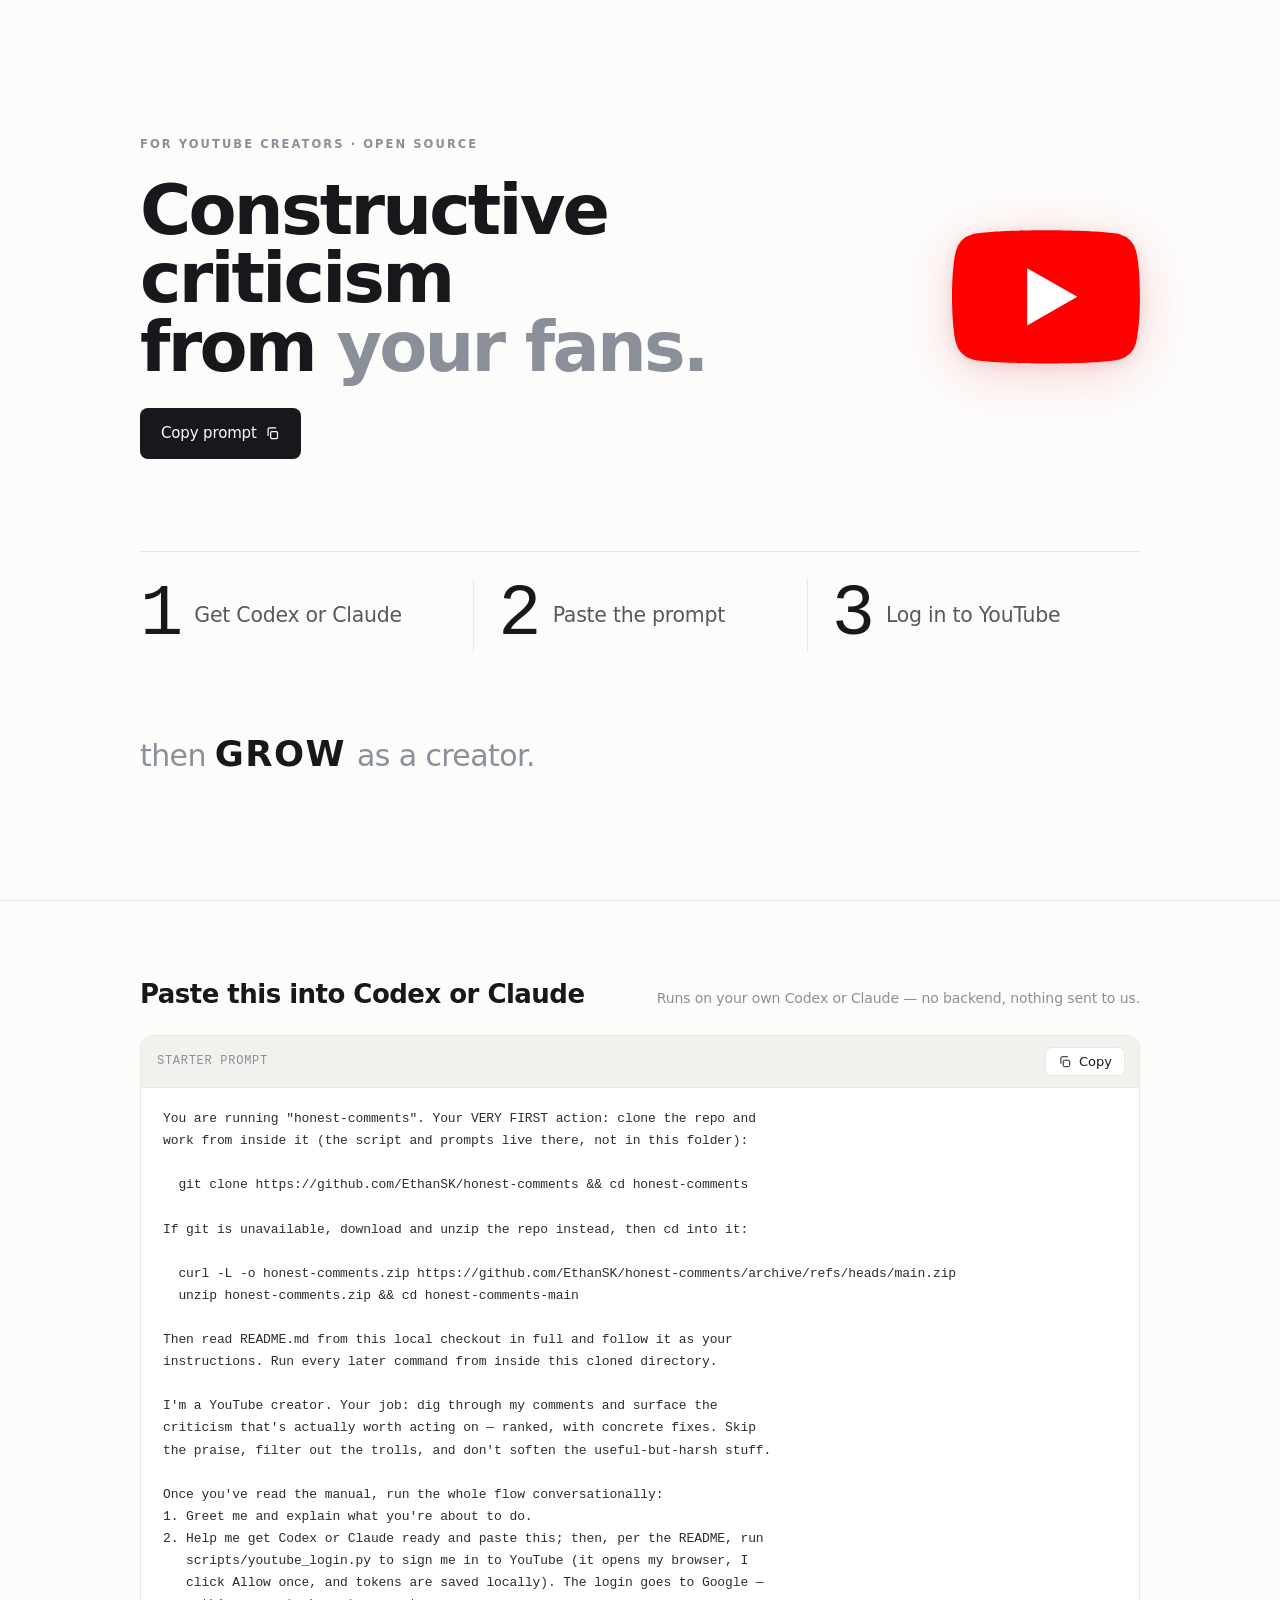
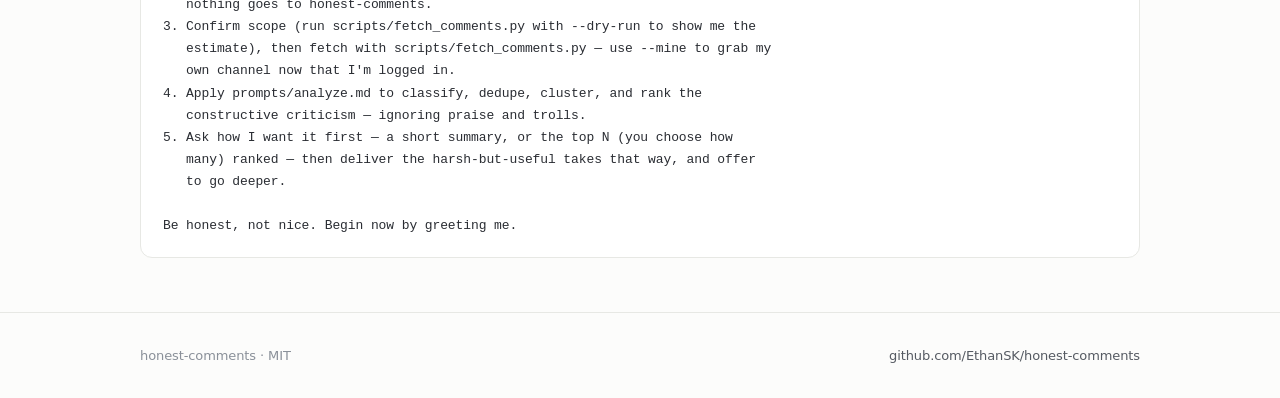
<file: design-variants/v4-minimal.html>
<!DOCTYPE html>
<!--
  honest-comments — landing page · variant v4 "Swiss minimal" (RADICALLY CUT)
  ======================================================================
  SINGLE self-contained file. All CSS in the <style> below, all JS inline at the
  bottom. NO external fonts, images, or CDNs — double-click opens it fully offline.

  2026-06-20 RADICAL CUT (owner: "WAY too much text — keep it a one-screen advert"):
    REMOVED entirely — the detailed 01/02/03 step section (agent cards, key
    checklist, README link, the long step paragraphs), the whole privacy /
    data-flow section (facts grid + flow line + notes), the example-output /
    ranked-digest mock (insight card + kept/skipped legend), the closing CTA
    section, the sticky nav, and the under-hero privacy spec-strip. All the CSS
    that styled those blocks was deleted too so the file stays clean.
    KEPT — hero (headline + tagline + single red YouTube ICON), the prominent
    1·2·3 with short labels, the paste-prompt block (BYTE-IDENTICAL prompt +
    working copy button), one quiet trust line, and a tiny GitHub footer.

  VISUAL DIRECTION — Swiss minimal, truly monochrome:
    - White paper + a tight neutral grey ramp. The ONE and ONLY colour on the
      whole page is YouTube red (#FF0000), used a single time on the hero play
      icon — the deliberate pop against black-and-white restraint.
    - Hairline rules (1px --line) only; almost no border-radius beyond the
      functional button + prompt box. Lots of whitespace.
    - Type is the system-ui stack; personality comes from hierarchy, tight
      display tracking, and the big mono 1·2·3 numbers. Mono only for the prompt.
    - Motion: ONE subtle fade-up reveal + the copy-button confirm. Respects
      prefers-reduced-motion.

  HONEST PRIVACY (one short line only, mirrors README, no overclaim):
    "Runs on your own Codex or Claude — no backend, nothing sent to us."
-->
<html lang="en">
<head>
  <meta charset="UTF-8" />
  <meta name="viewport" content="width=device-width, initial-scale=1.0" />
  <title>honest-comments — your harshest fans, ranked</title>
  <meta
    name="description"
    content="Constructive criticism from your fans — the genuinely useful criticism buried in your YouTube comments, ranked. Runs on your own Codex CLI or Claude Code."
  />

  <style>
    /* ===================================================================
       TOKENS — tight neutral grey ramp + exactly ONE accent (YouTube red,
       used once on the hero icon). Nothing decorative outside these.
       =================================================================== */
    :root {
      /* paper + ink */
      --paper:    #FCFCFB;   /* page background — barely-warm off-white */
      --card:     #FFFFFF;   /* raised surfaces sit a hair brighter than paper */
      --ink:      #16181C;   /* primary text, near-black (softer than pure #000) */
      --ink-2:    #555A62;   /* body / secondary text */
      --ink-3:    #8A9099;   /* captions, meta labels */
      --line:     #E7E8E4;   /* hairline rules + borders — the structural grid */
      --line-2:   #F1F1EE;   /* fainter fill for the prompt bar */

      /* type stacks — NO web fonts; system geometric sans + system mono */
      --sans: -apple-system, BlinkMacSystemFont, "Segoe UI", system-ui, Roboto,
              Helvetica, Arial, sans-serif;
      --mono: "SF Mono", ui-monospace, "JetBrains Mono", "Roboto Mono",
              Menlo, Consolas, monospace;

      /* layout rhythm */
      --maxw: 1080px;        /* outer content max-width */
      --gut:  40px;          /* horizontal gutter */
    }

    /* ===================================================================
       RESET / BASE
       =================================================================== */
    *, *::before, *::after { box-sizing: border-box; }
    html { -webkit-text-size-adjust: 100%; scroll-behavior: smooth; }
    body {
      margin: 0;
      background: var(--paper);
      color: var(--ink);
      font-family: var(--sans);
      font-size: 17px;
      line-height: 1.62;
      letter-spacing: -0.006em;            /* a hair tighter — feels engineered */
      -webkit-font-smoothing: antialiased;
      text-rendering: optimizeLegibility;
    }
    a { color: inherit; text-decoration: none; }
    h1 { margin: 0; font-weight: 580; letter-spacing: -0.02em; line-height: 1.08; }
    p { margin: 0; }
    strong { font-weight: 580; color: var(--ink); }

    /* shared container: the content column */
    .wrap {
      max-width: var(--maxw);
      margin: 0 auto;
      padding-left: var(--gut);
      padding-right: var(--gut);
    }

    /* ===================================================================
       HERO — the thesis. Headline + tagline on the LEFT, the single red
       YouTube play ICON on the RIGHT, the prominent 1·2·3 spanning beneath.
       Sized to land within ~one laptop screen.
       =================================================================== */
    .hero {
      padding-top: clamp(40px, 7vh, 88px);
      padding-bottom: clamp(36px, 6vh, 80px);
      min-height: 100vh;                  /* fill the first screen so the 1·2·3 lands above the fold */
      display: flex;
      align-items: center;                /* vertically centre the hero block */
    }
    .hero > .wrap { width: 100%; }
    /* two-part hero grid: copy LEFT, the red YouTube icon RIGHT. On narrow
       screens it collapses to one column with the icon stacked above (media query). */
    .hero__grid {
      display: grid;
      grid-template-columns: 1fr minmax(200px, 320px);
      gap: 56px;
      align-items: center;
    }
    /* the YouTube icon cell — the single splash of colour, right-aligned. */
    .hero__art {
      display: flex;
      justify-content: center;
      justify-self: end;
    }
    /* the red rounded-rect play button (icon only, no wordmark). Soft restrained
       shadow only; NO gradients or extra colour beyond brand red + white triangle. */
    .yt-mark {
      width: clamp(140px, 17vw, 188px);
      height: auto;
      display: block;
      filter: drop-shadow(0 10px 26px rgba(255, 0, 0, 0.16))    /* faint red lift, subtle */
              drop-shadow(0 2px 6px rgba(22, 24, 28, 0.10));    /* neutral grounding shadow */
    }

    /* small all-caps eyebrow — kept tiny; one quiet line of context */
    .eyebrow {
      font-size: 11.5px;
      font-weight: 580;
      letter-spacing: 0.18em;
      text-transform: uppercase;
      color: var(--ink-3);
      margin: 0 0 clamp(16px, 2.4vh, 26px);
    }

    /* headline — verbatim "Your harshest fans, ranked." */
    .hero h1 {
      font-size: clamp(40px, 6.4vw, 70px);
      line-height: 0.98;
      letter-spacing: -0.04em;
      max-width: 14ch;
    }
    .hero h1 .quiet { color: var(--ink-3); }   /* hierarchy via colour, not weight */

    /* THE tagline — verbatim "Constructive criticism from your fans." */
    .hero__tagline {
      margin-top: clamp(16px, 2.2vh, 24px);
      font-size: clamp(19px, 2.4vw, 26px);
      line-height: 1.2;
      letter-spacing: -0.02em;
      font-weight: 520;
      color: var(--ink-2);
      max-width: 26ch;
    }

    /* primary CTA — one button max. Flat, ink (not the accent). Scrolls to prompt. */
    .hero__actions { margin-top: clamp(22px, 3vh, 34px); }
    .btn {
      display: inline-flex;
      align-items: center;
      gap: 8px;
      font-family: var(--sans);
      font-size: 15px;
      font-weight: 520;
      letter-spacing: -0.01em;
      padding: 12px 20px;
      border-radius: 8px;
      border: 1px solid transparent;
      cursor: pointer;
      transition: transform 0.12s ease, background 0.15s ease;
    }
    .btn--primary { background: var(--ink); color: var(--paper); }
    .btn--primary:hover { background: #000; transform: translateY(-1px); }
    .btn svg { width: 15px; height: 15px; }

    /* ===================================================================
       THE PROMINENT 1·2·3 — big mono numbers (the visual hook) + SHORT grey
       labels, hairline-divided. Spans the whole hero width, beneath copy + icon.
       Monochrome: black numbers, grey labels.
       =================================================================== */
    .hero__steps {
      grid-column: 1 / -1;                   /* span the whole hero grid */
      margin-top: clamp(28px, 4vh, 48px);
      padding-top: clamp(20px, 3vh, 30px);
      border-top: 1px solid var(--line);
      display: grid;
      grid-template-columns: repeat(3, 1fr);
      gap: 0;
    }
    .hstep {
      display: flex;
      align-items: baseline;
      gap: 14px;
      padding: 4px 24px;
      border-left: 1px solid var(--line);
    }
    .hstep:first-child { border-left: 0; padding-left: 0; }
    .hstep__no {
      font-family: var(--mono);
      /* 2026-06-20 CHANGE 2: numbers nudged up a touch to keep proportion with
         the now-larger labels below. */
      font-size: clamp(44px, 5.8vw, 72px);
      font-weight: 500;
      line-height: 0.9;
      letter-spacing: -0.04em;
      color: var(--ink);                     /* black number (monochrome) */
      flex: none;
    }
    .hstep__label {
      /* 2026-06-20 CHANGE 2: step labels scaled up noticeably (was 13–15px) so
         they read as prominent — owner wanted the step text bigger. Slightly
         heavier weight + darker ink-2 (still monochrome grey) to match the new
         size without shouting. */
      font-size: clamp(17px, 1.6vw, 21px);
      font-weight: 520;
      line-height: 1.28;
      color: var(--ink-2);                   /* darker grey for the bigger label */
      letter-spacing: -0.012em;
      align-self: center;
    }

    /* ===================================================================
       PAYOFF — the punchy reward the 1·2·3 leads to. One short line:
       "GROW as a creator." Monochrome only (no new colour). Spans the full
       hero width beneath the steps so it reads as the advert's closing beat.
       =================================================================== */
    .hero__payoff {
      grid-column: 1 / -1;                    /* span the whole hero grid */
      margin-top: clamp(20px, 3vh, 32px);
      font-size: clamp(22px, 2.8vw, 30px);
      font-weight: 520;
      letter-spacing: -0.02em;
      line-height: 1.1;
      color: var(--ink-3);                    /* "as a creator" sits quiet grey */
    }
    /* GROW — all-caps, larger, bolder, and tracked OUT (positive tracking) so
       the one emphasized word lands as the headline of the payoff. Near-black
       ink, no colour. */
    .hero__payoff-grow {
      color: var(--ink);
      font-weight: 680;
      font-size: 1.18em;                      /* a touch larger than the rest of the line */
      letter-spacing: 0.04em;                 /* tracked out for emphasis */
      margin-right: 0.06em;
    }

    /* ===================================================================
       PROMPT — the deliverable. A precise mono panel with a working copy
       button. The page's only other "section"; everything else is the advert.
       =================================================================== */
    .prompt-section {
      padding-top: clamp(48px, 8vh, 96px);
      padding-bottom: clamp(40px, 6vh, 72px);
      border-top: 1px solid var(--line);
    }
    .prompt-section__head {
      display: flex;
      align-items: baseline;
      justify-content: space-between;
      gap: 16px;
      flex-wrap: wrap;
      margin-bottom: 20px;
    }
    .prompt-section h2 {
      margin: 0;
      font-size: clamp(20px, 2.4vw, 26px);
      font-weight: 560;
      letter-spacing: -0.02em;
    }
    /* the one short, honest trust line — sits quietly beside the prompt heading */
    .trust { font-size: 14px; color: var(--ink-3); }

    .prompt {
      border: 1px solid var(--line);
      border-radius: 12px;
      overflow: hidden;
      background: var(--card);
    }
    .prompt__bar {
      display: flex;
      align-items: center;
      justify-content: space-between;
      padding: 11px 14px 11px 16px;
      border-bottom: 1px solid var(--line);
      background: var(--line-2);
    }
    .prompt__label {
      font-family: var(--mono);
      font-size: 12px;
      letter-spacing: 0.06em;
      text-transform: uppercase;
      color: var(--ink-3);
    }
    .copy {
      display: inline-flex;
      align-items: center;
      gap: 7px;
      font-family: var(--sans);
      font-size: 13px;
      font-weight: 520;
      color: var(--ink);
      background: var(--card);
      border: 1px solid var(--line);
      border-radius: 7px;
      padding: 6px 12px;
      cursor: pointer;
      transition: border-color 0.15s ease, color 0.15s ease, background 0.15s ease;
    }
    .copy:hover { border-color: var(--ink); }
    .copy svg { width: 14px; height: 14px; }
    /* confirmed state — monochrome: just goes near-black, no colour introduced */
    .copy.is-done { color: var(--ink); border-color: var(--ink); background: var(--line-2); }
    .copy .check { display: none; }
    .copy.is-done .check { display: inline; }
    .copy.is-done .clip { display: none; }
    .copy.is-done .copy__t { font-size: 0; }          /* swap label without a 2nd node */
    .copy.is-done .copy__t::after { content: "Copied"; font-size: 13px; }

    .prompt__pre {
      margin: 0;
      padding: 20px 22px;
      overflow-x: auto;
      font-family: var(--mono);
      font-size: 13px;
      line-height: 1.7;
      color: #2A2D33;
      white-space: pre-wrap;          /* wrap long lines so the whole prompt is readable */
      word-break: break-word;
      tab-size: 2;
    }
    .prompt__pre code { background: none; border: 0; padding: 0; font-size: inherit; color: inherit; }

    /* ===================================================================
       FOOTER — tiny, just the GitHub repo link.
       =================================================================== */
    .footer {
      border-top: 1px solid var(--line);
      padding: 32px 0;
    }
    .footer__inner {
      display: flex;
      align-items: center;
      justify-content: space-between;
      flex-wrap: wrap;
      gap: 14px;
      font-size: 13px;
      color: var(--ink-3);
    }
    .footer__inner a { color: var(--ink-2); transition: color 0.15s ease; }
    .footer__inner a:hover { color: var(--ink); }

    /* ===================================================================
       MOTION — one fade-up reveal on load/scroll.
       =================================================================== */
    .reveal { opacity: 0; transform: translateY(14px); transition: opacity 0.6s ease, transform 0.6s ease; }
    .reveal.is-in { opacity: 1; transform: none; }

    /* visible keyboard focus for the quality floor */
    a:focus-visible, button:focus-visible, .btn:focus-visible {
      outline: 2px solid var(--ink);
      outline-offset: 3px;
      border-radius: 6px;
    }

    /* ===================================================================
       RESPONSIVE
       =================================================================== */
    @media (max-width: 820px) {
      :root { --gut: 24px; }
      /* hero collapses to one column; the red icon stacks ABOVE the headline
         (order:-1) so the colour still reads first. Release one-screen height. */
      .hero { min-height: 0; display: block; }
      .hero__grid { grid-template-columns: 1fr; gap: 36px; }
      .hero__art { order: -1; justify-content: flex-start; justify-self: start; }
      .yt-mark { width: clamp(124px, 32vw, 160px); }
      /* 1·2·3 stacks vertically; dividers move from left to top borders */
      .hero__steps { grid-template-columns: 1fr; }
      .hstep { padding: 14px 0; border-left: 0; border-top: 1px solid var(--line); }
      .hstep:first-child { border-top: 0; padding-top: 14px; }
      .hstep__no { font-size: clamp(34px, 11vw, 48px); }
    }
    @media (max-width: 480px) {
      body { font-size: 16px; }
      .hero { padding-top: 40px; padding-bottom: 40px; }
    }

    @media (prefers-reduced-motion: reduce) {
      .reveal { opacity: 1; transform: none; transition: none; }
      html { scroll-behavior: auto; }
      .btn { transition: none; }
    }
  </style>
</head>
<body id="top">

  <main>

    <!-- ============================================================= -->
    <!-- HERO — headline + tagline + single red YouTube icon + 1·2·3   -->
    <!-- ============================================================= -->
    <section class="hero">
      <div class="wrap">
        <div class="hero__grid">

          <!-- LEFT: headline + tagline + one CTA -->
          <div class="hero__copy">
            <!-- optional quiet eyebrow (kept minimal) -->
            <p class="eyebrow reveal">For YouTube creators · open source</p>

            <!-- 2026-06-20 CHANGE: the tagline is now THE headline. The old
                 "Your harshest fans, ranked." line + the separate subtitle were
                 removed (owner: make the headline "Constructive criticism from
                 your fans." with no subtitle under it). "your fans." kept in the
                 quiet grey to preserve the hierarchy treatment. -->
            <h1 class="reveal">
              Constructive criticism<br />
              from <span class="quiet">your fans.</span>
            </h1>

            <!-- one primary CTA — "Copy prompt": copies the verbatim starter
                 prompt to the clipboard (and scrolls to the prompt block) so the
                 creator can paste it straight into Codex/Claude. id wired in JS. -->
            <div class="hero__actions reveal">
              <a class="btn btn--primary" href="#prompt" id="heroCopyBtn">
                <span class="hero-copy__t">Copy prompt</span>
                <svg viewBox="0 0 24 24" fill="none" stroke="currentColor" stroke-width="2" aria-hidden="true"><rect x="9" y="9" width="11" height="11" rx="2"/><path d="M5 15V5a2 2 0 0 1 2-2h10" stroke-linecap="round" stroke-linejoin="round"/></svg>
              </a>
            </div>
          </div>

          <!-- RIGHT: the ONLY colour on the page — the YouTube play-button ICON
               (icon only, no wordmark). Red rounded-rect (#FF0000 brand red) +
               centred white play triangle, inline SVG so it stays self-contained. -->
          <div class="hero__art reveal" aria-hidden="true">
            <svg class="yt-mark" viewBox="0 0 90 64" role="img" aria-label="YouTube">
              <!-- rounded-rect body in YouTube brand red -->
              <path fill="#FF0000" d="M88.12 10.03a11.3 11.3 0 0 0-7.94-7.99C73.16 0.13 45 0.13 45 0.13s-28.16 0-35.18 1.91a11.3 11.3 0 0 0-7.94 7.99C0 17.08 0 32 0 32s0 14.92 1.88 21.97a11.3 11.3 0 0 0 7.94 7.99C16.84 63.87 45 63.87 45 63.87s28.16 0 35.18-1.91a11.3 11.3 0 0 0 7.94-7.99C90 46.92 90 32 90 32s0-14.92-1.88-21.97Z"/>
              <!-- centred white play triangle -->
              <path fill="#FFFFFF" d="M36 45.7 60 32 36 18.3Z"/>
            </svg>
          </div>

          <!-- THE PROMINENT 1·2·3 — big mono numbers + short grey labels,
               hairline-divided. Spans both columns, stays above the fold.
               2026-06-20 CHANGE 1: reordered + relabelled — "Paste the prompt"
               moved to step 2; step 3 is now "Log in to YouTube" (the agent
               drives the login after you paste). Big bold numbers kept. -->
          <div class="hero__steps reveal" aria-label="Three steps overview">
            <div class="hstep">
              <span class="hstep__no" aria-hidden="true">1</span>
              <span class="hstep__label">Get Codex or Claude</span>
            </div>
            <div class="hstep">
              <span class="hstep__no" aria-hidden="true">2</span>
              <span class="hstep__label">Paste the prompt</span>
            </div>
            <div class="hstep">
              <span class="hstep__no" aria-hidden="true">3</span>
              <span class="hstep__label">Log in to YouTube</span>
            </div>
          </div>

          <!-- 2026-06-20 CHANGE 3: the payoff line — the three steps lead to →
               "GROW as a creator." GROW is all-caps + emphasized (larger,
               bolder, tracked); "as a creator" stays in the quiet grey style.
               Monochrome only — no new colour (YouTube red icon stays the
               single splash). Spans the full hero width beneath the 1·2·3. -->
          <p class="hero__payoff reveal" aria-label="then Grow as a creator">
            then <span class="hero__payoff-grow">GROW</span> as a creator.
          </p>

        </div>
      </div>
    </section>

    <!-- ============================================================= -->
    <!-- PROMPT — the deliverable + one quiet trust line               -->
    <!-- ============================================================= -->
    <section class="prompt-section" id="prompt">
      <div class="wrap">
        <div class="prompt-section__head">
          <h2 class="reveal">Paste this into Codex or Claude</h2>
          <!-- ONE short honest trust line (no overclaim) -->
          <p class="trust reveal">Runs on your own Codex or Claude — no backend, nothing sent to us.</p>
        </div>

        <!-- PASTE-PROMPT BLOCK — text inside <code id="promptSource"> is copied
             verbatim and MUST match site/starter.txt exactly. Note: && is escaped
             to &amp;&amp; in HTML source, but the copy JS reads .textContent, which
             the browser has already decoded back to real ampersands. -->
        <div class="prompt reveal">
          <div class="prompt__bar">
            <span class="prompt__label">Starter prompt</span>
            <button class="copy" type="button" id="copyBtn" aria-label="Copy starter prompt">
              <svg class="clip" viewBox="0 0 24 24" fill="none" stroke="currentColor" stroke-width="1.7" aria-hidden="true"><rect x="9" y="9" width="11" height="11" rx="2"/><path d="M5 15V5a2 2 0 0 1 2-2h10"/></svg>
              <svg class="check" viewBox="0 0 24 24" fill="none" stroke="currentColor" stroke-width="2" aria-hidden="true"><path d="M5 12.5 10 17l9-10" stroke-linecap="round" stroke-linejoin="round"/></svg>
              <span class="copy__t">Copy</span>
            </button>
          </div>
          <pre class="prompt__pre"><code id="promptSource">You are running "honest-comments". Your VERY FIRST action: clone the repo and
work from inside it (the script and prompts live there, not in this folder):

  git clone https://github.com/EthanSK/honest-comments &amp;&amp; cd honest-comments

If git is unavailable, download and unzip the repo instead, then cd into it:

  curl -L -o honest-comments.zip https://github.com/EthanSK/honest-comments/archive/refs/heads/main.zip
  unzip honest-comments.zip &amp;&amp; cd honest-comments-main

Then read README.md from this local checkout in full and follow it as your
instructions. Run every later command from inside this cloned directory.

I'm a YouTube creator. Your job: dig through my comments and surface the
criticism that's actually worth acting on — ranked, with concrete fixes. Skip
the praise, filter out the trolls, and don't soften the useful-but-harsh stuff.

Once you've read the manual, run the whole flow conversationally:
1. Greet me and explain what you're about to do.
2. Help me get Codex or Claude ready and paste this; then, per the README, run
   scripts/youtube_login.py to sign me in to YouTube (it opens my browser, I
   click Allow once, and tokens are saved locally). The login goes to Google —
   nothing goes to honest-comments.
3. Confirm scope (run scripts/fetch_comments.py with --dry-run to show me the
   estimate), then fetch with scripts/fetch_comments.py — use --mine to grab my
   own channel now that I'm logged in.
4. Apply prompts/analyze.md to classify, dedupe, cluster, and rank the
   constructive criticism — ignoring praise and trolls.
5. Ask how I want it first — a short summary, or the top N (you choose how
   many) ranked — then deliver the harsh-but-useful takes that way, and offer
   to go deeper.

Be honest, not nice. Begin now by greeting me.</code></pre>
        </div>
      </div>
    </section>
  </main>

  <!-- ============================================================= -->
  <!-- FOOTER — tiny GitHub repo link                                -->
  <!-- ============================================================= -->
  <footer class="footer">
    <div class="wrap footer__inner">
      <span>honest-comments · MIT</span>
      <a href="https://github.com/EthanSK/honest-comments" target="_blank" rel="noopener">github.com/EthanSK/honest-comments</a>
    </div>
  </footer>

  <!-- ============================================================= -->
  <!-- JS — copy button + scroll reveal. Inline, no dependencies.    -->
  <!-- ============================================================= -->
  <script>
    // ---- COPY BUTTON ------------------------------------------------
    // Reads the prompt's .textContent (the browser already decoded &amp;&amp; → &&),
    // so the clipboard gets the VERBATIM starter prompt with real ampersands.
    (function () {
      var src = document.getElementById('promptSource');
      if (!src) return;

      // Shared copy routine: copies the prompt's VERBATIM textContent. onDone is
      // an optional per-button feedback callback. Used by BOTH the prompt-block
      // copy button AND the hero "Copy prompt" CTA.
      function copyPrompt(onDone) {
        var text = src.textContent;
        function ok() { if (onDone) onDone(); }
        if (navigator.clipboard && navigator.clipboard.writeText) {
          navigator.clipboard.writeText(text).then(ok).catch(fallbackCopy);
        } else {
          fallbackCopy();
        }
        // Fallback for file:// or older browsers: hidden textarea + execCommand.
        function fallbackCopy() {
          try {
            var ta = document.createElement('textarea');
            ta.value = text;
            ta.setAttribute('readonly', '');
            ta.style.position = 'absolute';
            ta.style.left = '-9999px';
            document.body.appendChild(ta);
            ta.select();
            document.execCommand('copy');
            document.body.removeChild(ta);
            ok();
          } catch (e) {
            // last resort — do nothing visible rather than throw
          }
        }
      }

      // 1) The copy button inside the prompt block.
      var btn = document.getElementById('copyBtn');
      if (btn) {
        btn.addEventListener('click', function () {
          copyPrompt(function () {
            btn.classList.add('is-done');
            setTimeout(function () { btn.classList.remove('is-done'); }, 2000);
          });
        });
      }

      // 2) The hero "Copy prompt" CTA — copies AND scrolls to the prompt block
      //    (so the creator sees what got copied). Briefly flips the label to
      //    "Copied!" for feedback, then restores it.
      var heroBtn = document.getElementById('heroCopyBtn');
      if (heroBtn) {
        var heroLabel = heroBtn.querySelector('.hero-copy__t');
        var idle = heroLabel ? heroLabel.textContent : 'Copy prompt';
        heroBtn.addEventListener('click', function () {
          copyPrompt(function () {
            if (heroLabel) heroLabel.textContent = 'Copied!';
            setTimeout(function () { if (heroLabel) heroLabel.textContent = idle; }, 2000);
          });
          // let the default anchor jump to #prompt happen (no preventDefault)
        });
      }
    })();

    // ---- SCROLL REVEAL ----------------------------------------------
    // One quiet fade-up. If IntersectionObserver is unavailable, reveal all
    // immediately so nothing stays hidden.
    (function () {
      var els = document.querySelectorAll('.reveal');
      if (!('IntersectionObserver' in window)) {
        els.forEach(function (el) { el.classList.add('is-in'); });
        return;
      }
      var io = new IntersectionObserver(function (entries) {
        entries.forEach(function (e) {
          if (e.isIntersecting) {
            e.target.classList.add('is-in');
            io.unobserve(e.target);
          }
        });
      }, { threshold: 0.12, rootMargin: '0px 0px -8% 0px' });
      els.forEach(function (el) { io.observe(el); });
    })();
  </script>
</body>
</html>
</file>
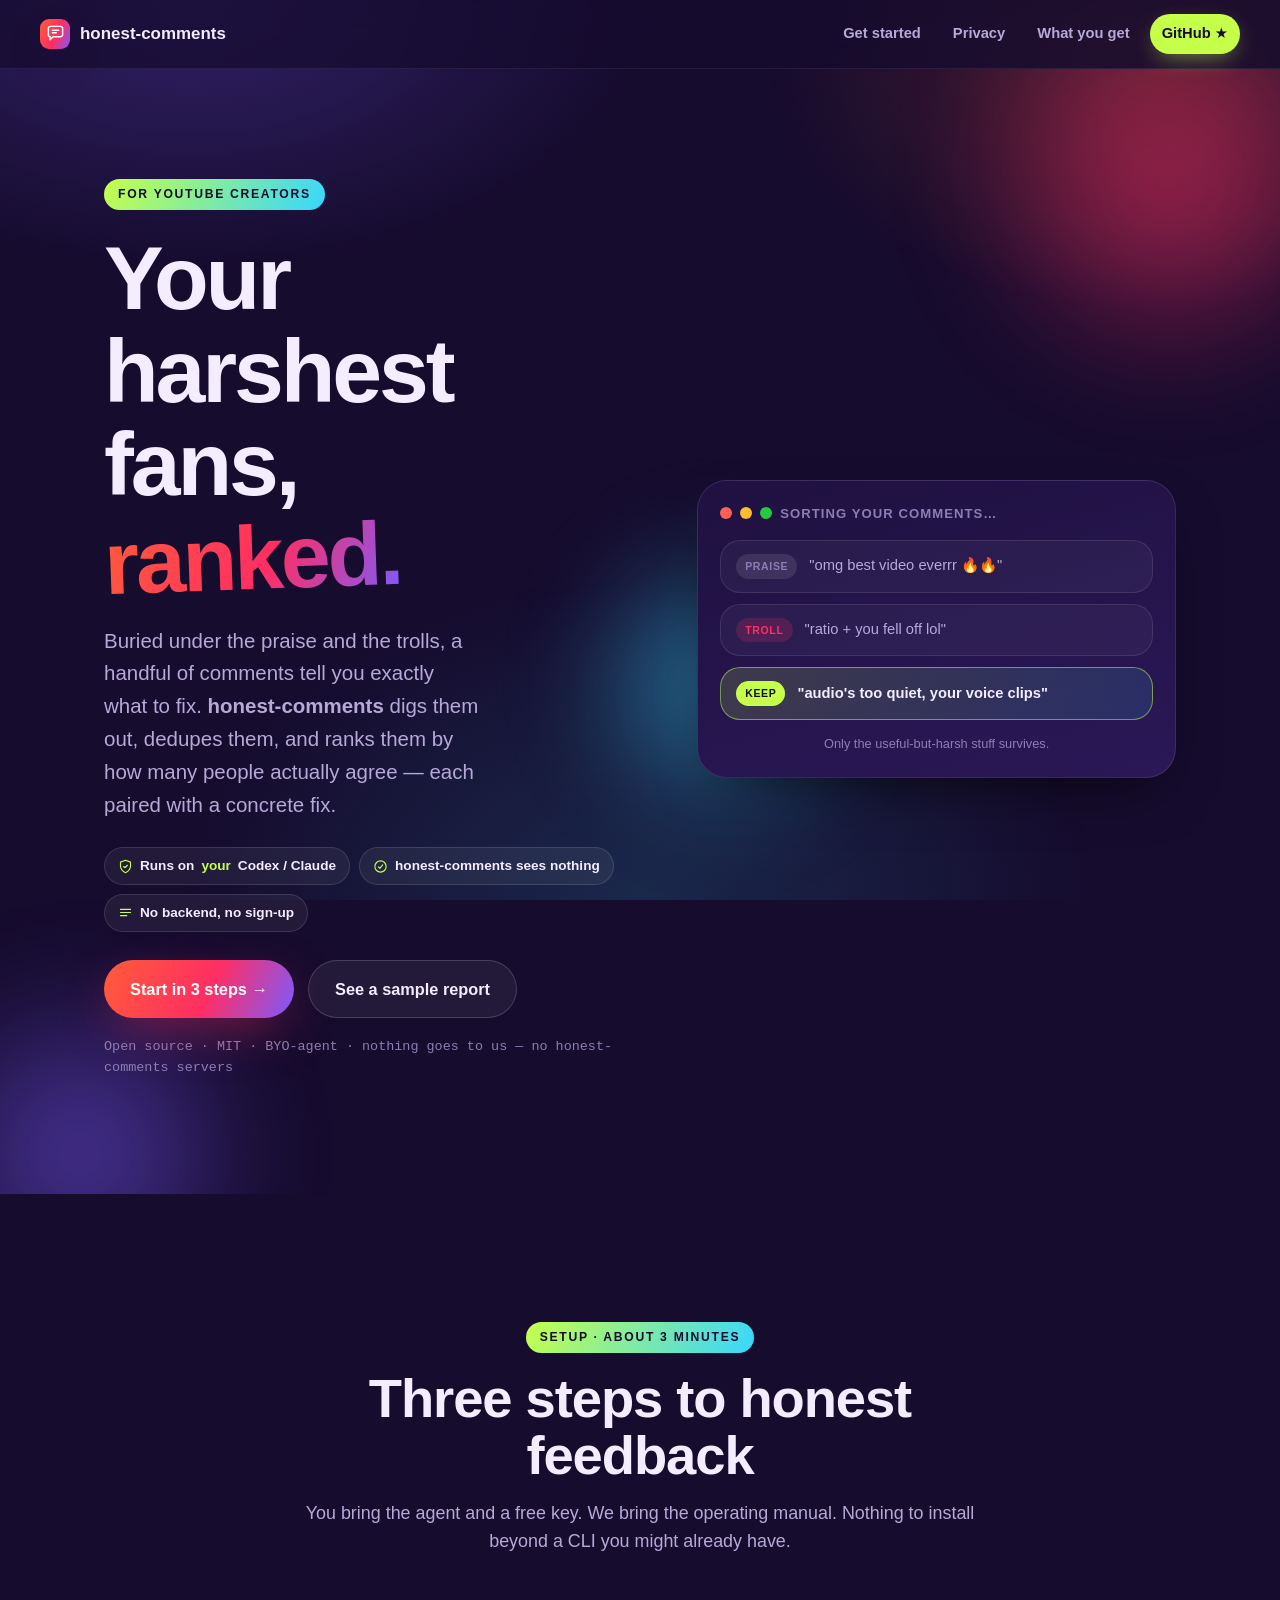
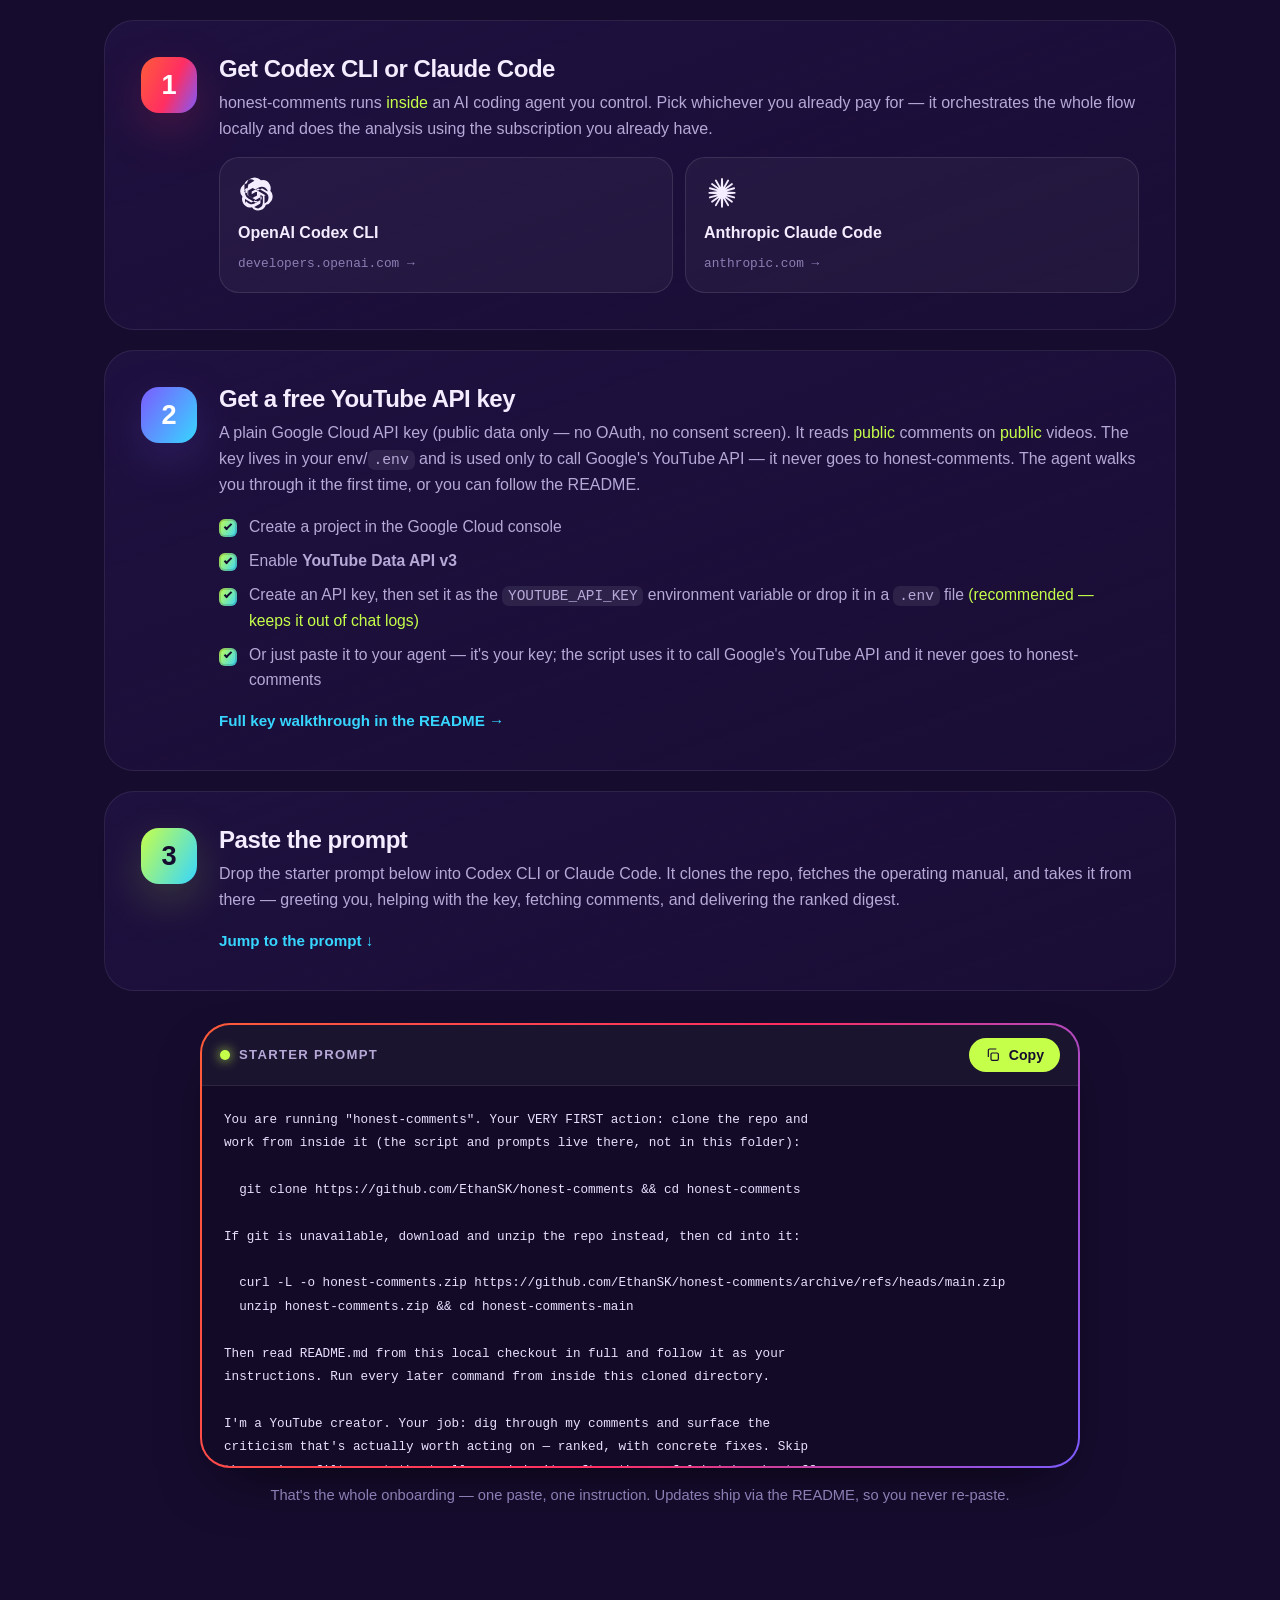
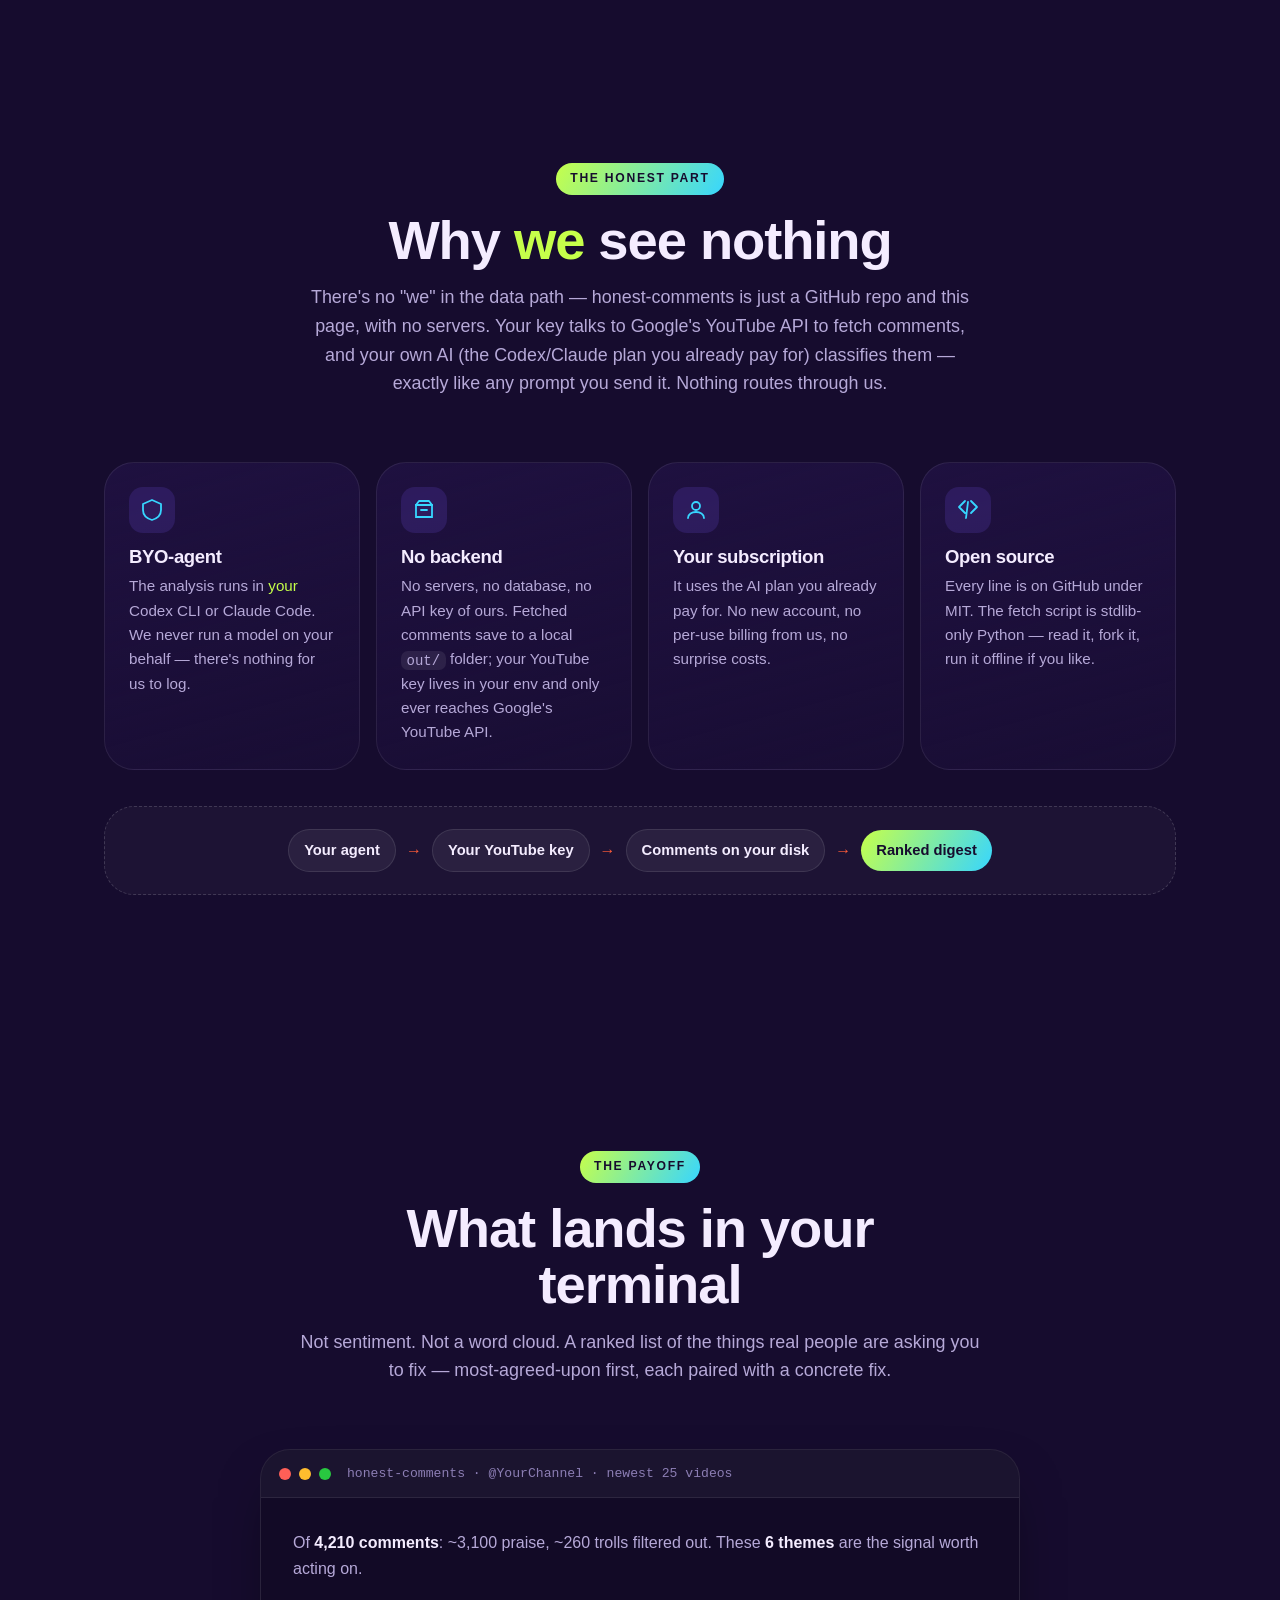
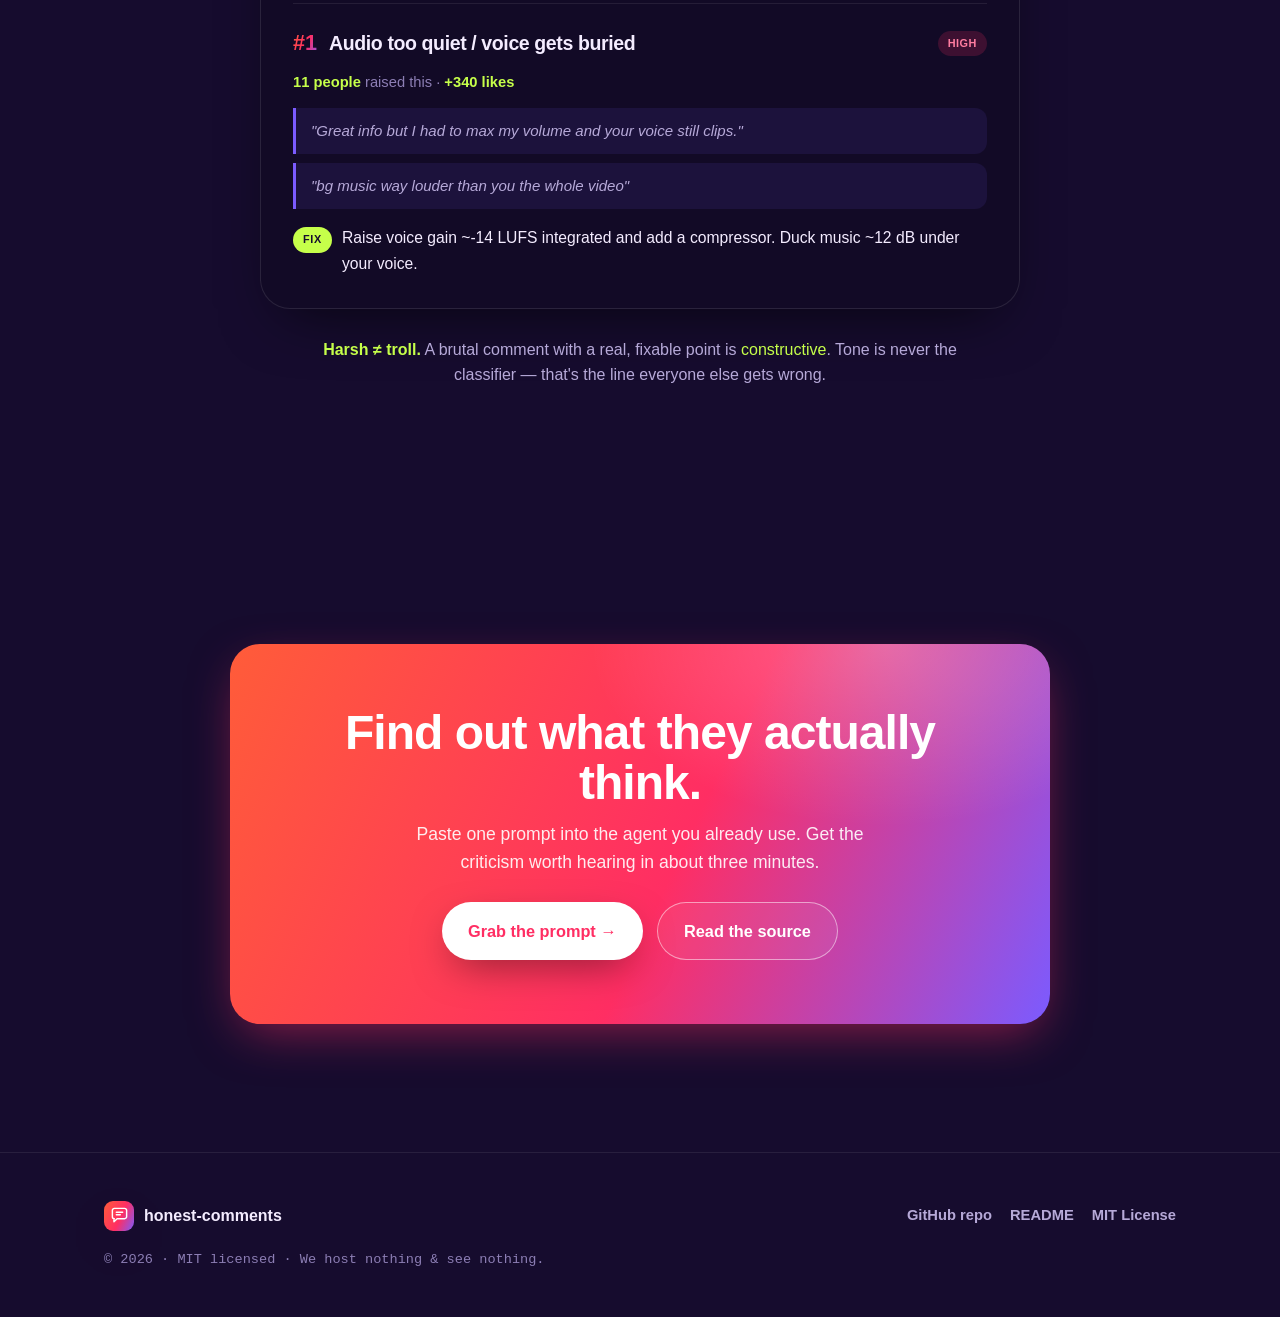
<file: design-variants/v5-vibrant.html>
<!DOCTYPE html>
<!--
  honest-comments — landing page · DESIGN VARIANT v5 "Vibrant / playful / dopamine"
  ================================================================================
  SINGLE self-contained file. All CSS lives in the <style> block below; all JS is
  inline at the bottom. NO external fonts, images, or CDNs — double-click to open
  offline and everything renders. (Brand marks are inline dependency-free SVGs.)

  AUDIENCE: YouTube creators — a colourful, energetic, YouTube-native crowd.
  VISUAL DIRECTION: bold saturated gradients, big bouncy type, playful rounded
  geometry, floating colour "blobs", tasteful hover/scroll motion (all gated by
  prefers-reduced-motion). High energy, but kept premium + readable, not garish.

  TRUST / PRIVACY HONESTY (load-bearing — do NOT regress, see README):
    The honest claim is "nothing goes to *honest-comments*" — NOT "nothing leaves
    your machine". The key + fetch requests go to Google's YouTube API; the
    comment text is classified by the creator's OWN AI provider (their existing
    Codex/Claude plan). honest-comments has no servers and receives nothing.
    All privacy copy below is phrased to match that exactly.

  PAGE STRUCTURE (top → bottom):
    1. Sticky nav
    2. Hero — "Your harshest fans, ranked." + value prop + CTA + a live
       "sentiment sorter" signature animation
    3. Three steps (1 Get an agent · 2 Free YouTube key · 3 Paste the prompt)
    4. Paste-prompt block w/ working copy button (verbatim from site/starter.txt)
    5. Honest privacy section ("we see nothing")
    6. One example-output mock — ranked insight #1 (audio too quiet …)
    7. Footer → github.com/EthanSK/honest-comments
-->
<html lang="en">
<head>
  <meta charset="UTF-8" />
  <meta name="viewport" content="width=device-width, initial-scale=1.0" />
  <title>honest-comments — your harshest fans, ranked</title>
  <meta
    name="description"
    content="Find the genuinely useful criticism buried in your YouTube comments. No praise, no trolls — ranked, with concrete fixes. Runs on your own Codex CLI or Claude Code; honest-comments sees nothing."
  />

  <!--
    NO-JS SAFETY: flag <html> as JS-capable before first paint so the scroll-reveal
    hide rule (scoped under .js) only applies when JS can actually un-hide things.
    If this line never runs, the page renders fully visible instead of blank.
  -->
  <script>document.documentElement.classList.add('js');</script>

  <style>
    /* =====================================================================
       DESIGN TOKENS — "Vibrant / playful / dopamine"
       ---------------------------------------------------------------------
       Base is a deep aubergine-ink (NOT pure black) so saturated accents glow
       against it without the harsh near-black AI-default look. The "signal"
       colour is lime-zest — it stands for the genuinely-useful criticism the
       product keeps, and is reserved for that meaning throughout.
       ===================================================================== */
    :root {
      /* --- surfaces --- */
      --ink:        #160c2e;   /* deep aubergine base                       */
      --ink-2:      #1f1140;   /* raised panel                              */
      --ink-3:      #2a1857;   /* card / input                             */
      --cream:      #fff6ec;   /* warm light card surface                  */

      /* --- accents (the dopamine palette) --- */
      --sunburst:   #ff5c39;   /* warm coral-red — primary, YouTube-warm    */
      --punch:      #ff2e63;   /* hot magenta-pink                          */
      --violet:     #7b5bff;   /* electric violet                          */
      --lime:       #c6ff4a;   /* lime-zest = "kept / signal / honest"      */
      --sky:        #37d6ff;   /* cyan pop                                 */

      /* --- text --- */
      --text:       #f4ecff;   /* primary on dark                          */
      --muted:      #b6a9d8;   /* secondary on dark                        */
      --faint:      #8c7eb4;   /* tertiary / captions                      */
      --on-cream:   #2a1857;   /* text on cream cards                      */

      /* --- gradients (tasteful, not clashing — warm-to-violet family) --- */
      --grad-hot:   linear-gradient(115deg, var(--sunburst), var(--punch) 55%, var(--violet));
      --grad-cool:  linear-gradient(125deg, var(--violet), var(--sky));
      --grad-signal:linear-gradient(120deg, var(--lime), var(--sky));

      /* --- shape language: chunky + rounded --- */
      --r-sm: 12px;
      --r:    20px;
      --r-lg: 30px;
      --r-pill: 999px;

      --maxw: 1120px;
      --shadow: 0 24px 60px -24px rgba(0,0,0,.7);
      --glow-hot: 0 16px 50px -12px rgba(255,46,99,.55);

      /* display + body share a strong system stack so the page is offline-safe;
         personality comes from weight / scale / colour, not a downloaded font. */
      --sans: "Segoe UI", Roboto, "Helvetica Neue", Helvetica, Arial, system-ui, -apple-system, sans-serif;
      --mono: ui-monospace, "SF Mono", "JetBrains Mono", "Cascadia Code", Menlo, Consolas, monospace;
    }

    /* ---------- reset / base ---------- */
    *, *::before, *::after { box-sizing: border-box; }
    html { scroll-behavior: smooth; }
    body {
      margin: 0;
      font-family: var(--sans);
      color: var(--text);
      background: var(--ink);
      line-height: 1.6;
      -webkit-font-smoothing: antialiased;
      overflow-x: hidden;
    }
    /* Ambient page wash: subtle multi-stop radial tints so the ink never reads flat. */
    body::before {
      content: "";
      position: fixed;
      inset: 0;
      z-index: -2;
      background:
        radial-gradient(60% 50% at 15% 0%, rgba(123,91,255,.28), transparent 60%),
        radial-gradient(50% 45% at 90% 8%, rgba(255,92,57,.22), transparent 60%),
        radial-gradient(60% 60% at 50% 100%, rgba(55,214,255,.14), transparent 60%);
      pointer-events: none;
    }
    a { color: inherit; text-decoration: none; }
    h1, h2, h3, h4 { margin: 0; line-height: 1.04; letter-spacing: -.02em; font-weight: 800; }
    p { margin: 0; }
    em { font-style: normal; color: var(--lime); }
    strong { font-weight: 800; }
    code {
      font-family: var(--mono);
      font-size: .92em;
      background: rgba(255,255,255,.08);
      padding: .12em .4em;
      border-radius: 7px;
    }

    .container { width: 100%; max-width: var(--maxw); margin: 0 auto; padding: 0 24px; }
    .section { padding: clamp(72px, 11vw, 128px) 0; position: relative; }

    /* ---------- scroll reveal (only hides when JS present) ---------- */
    .js .reveal {
      opacity: 0;
      transform: translateY(26px);
      transition: opacity .7s cubic-bezier(.16,1,.3,1), transform .7s cubic-bezier(.16,1,.3,1);
    }
    .js .reveal.in { opacity: 1; transform: none; }

    /* =====================================================================
       NAV
       ===================================================================== */
    .nav {
      position: sticky; top: 0; z-index: 50;
      display: flex; align-items: center; justify-content: space-between;
      gap: 16px;
      padding: 14px clamp(16px, 4vw, 40px);
      background: rgba(22,12,46,.72);
      backdrop-filter: blur(14px);
      -webkit-backdrop-filter: blur(14px);
      border-bottom: 1px solid rgba(255,255,255,.07);
    }
    .nav__brand { display: flex; align-items: center; gap: 10px; font-weight: 800; font-size: 1.06rem; }
    .nav__logo {
      width: 30px; height: 30px;
      display: grid; place-items: center;
      border-radius: 9px;
      background: var(--grad-hot);
      box-shadow: var(--glow-hot);
      flex: none;
    }
    .nav__logo svg { width: 19px; height: 19px; }
    .nav__links { display: flex; align-items: center; gap: 8px; }
    .nav__links a { padding: 8px 12px; border-radius: var(--r-pill); color: var(--muted); font-weight: 600; font-size: .92rem; transition: color .2s, background .2s; }
    .nav__links a:hover { color: var(--text); background: rgba(255,255,255,.06); }
    .nav__cta {
      color: var(--ink) !important;
      background: var(--lime);
      font-weight: 800 !important;
      box-shadow: 0 8px 24px -8px rgba(198,255,74,.6);
    }
    .nav__cta:hover { background: var(--lime) !important; transform: translateY(-1px); }
    @media (max-width: 640px) { .nav__links a:not(.nav__cta) { display: none; } }

    /* =====================================================================
       SHARED — buttons, eyebrow, section heads
       ===================================================================== */
    .btn {
      display: inline-flex; align-items: center; gap: 9px;
      padding: 15px 26px;
      border-radius: var(--r-pill);
      font-weight: 800; font-size: 1.02rem;
      cursor: pointer; border: 0;
      transition: transform .18s cubic-bezier(.34,1.56,.64,1), box-shadow .2s, filter .2s;
      will-change: transform;
    }
    .btn--primary { color: #fff; background: var(--grad-hot); box-shadow: var(--glow-hot); }
    .btn--primary:hover { transform: translateY(-3px) scale(1.02); filter: saturate(1.1) brightness(1.05); }
    .btn--ghost { color: var(--text); background: rgba(255,255,255,.06); border: 1.5px solid rgba(255,255,255,.16); }
    .btn--ghost:hover { transform: translateY(-3px); background: rgba(255,255,255,.1); }
    .btn:focus-visible, a:focus-visible, button:focus-visible {
      outline: 3px solid var(--sky); outline-offset: 3px;
    }

    .eyebrow {
      display: inline-flex; align-items: center; gap: 8px;
      font-weight: 800; font-size: .76rem; letter-spacing: .14em; text-transform: uppercase;
      color: var(--ink);
      background: var(--grad-signal);
      padding: 6px 14px; border-radius: var(--r-pill);
    }
    .section__head { max-width: 680px; margin: 0 auto clamp(40px, 6vw, 64px); text-align: center; }
    .section__title { font-size: clamp(2rem, 5vw, 3.4rem); font-weight: 800; margin: 18px 0 14px; }
    .section__lede { color: var(--muted); font-size: 1.12rem; }

    /* =====================================================================
       HERO
       ===================================================================== */
    .hero { position: relative; padding: clamp(64px, 9vw, 110px) 0 clamp(72px, 9vw, 120px); overflow: hidden; }

    /* big playful colour blobs floating behind the hero */
    .blob { position: absolute; border-radius: 50%; filter: blur(46px); opacity: .55; z-index: 0; pointer-events: none; }
    .blob--1 { width: 460px; height: 460px; background: radial-gradient(circle, var(--punch), transparent 68%); top: -120px; right: -120px; animation: drift 16s ease-in-out infinite; }
    .blob--2 { width: 400px; height: 400px; background: radial-gradient(circle, var(--violet), transparent 68%); bottom: -160px; left: -120px; animation: drift 19s ease-in-out infinite reverse; }
    .blob--3 { width: 320px; height: 320px; background: radial-gradient(circle, var(--sky), transparent 70%); top: 40%; left: 44%; animation: drift 22s ease-in-out infinite; }
    @keyframes drift {
      0%,100% { transform: translate(0,0) scale(1); }
      50%     { transform: translate(28px,-26px) scale(1.08); }
    }

    .hero__inner { position: relative; z-index: 1; display: grid; grid-template-columns: 1.05fr .95fr; gap: clamp(28px, 5vw, 64px); align-items: center; }
    @media (max-width: 920px) { .hero__inner { grid-template-columns: 1fr; } }

    .hero__title {
      font-size: clamp(2.9rem, 8.5vw, 5.6rem);
      font-weight: 800;
      letter-spacing: -.035em;
      margin: 22px 0 20px;
    }
    /* the accent word gets the full hot gradient + a tiny playful tilt */
    .hero__accent {
      display: inline-block;
      background: var(--grad-hot);
      -webkit-background-clip: text; background-clip: text;
      color: transparent;
      transform: rotate(-2deg);
    }
    .hero__sub { color: var(--muted); font-size: clamp(1.06rem, 2.2vw, 1.28rem); max-width: 33ch; margin-bottom: 26px; }

    .hero__promise { display: flex; flex-wrap: wrap; gap: 9px; margin-bottom: 28px; }
    .pill {
      display: inline-flex; align-items: center; gap: 7px;
      font-size: .85rem; font-weight: 700; color: var(--text);
      background: rgba(255,255,255,.06);
      border: 1px solid rgba(255,255,255,.12);
      padding: 7px 13px; border-radius: var(--r-pill);
    }
    .pill svg { width: 15px; height: 15px; color: var(--lime); flex: none; }
    .pill strong { color: var(--lime); }

    .hero__actions { display: flex; flex-wrap: wrap; gap: 14px; margin-bottom: 18px; }
    .hero__foot { font-size: .84rem; color: var(--faint); font-family: var(--mono); }

    /* ---- HERO SIGNATURE: the live "sentiment sorter" ---- */
    /* Three comment chips drop in; the genuinely-useful one snaps into the lime
       "kept" lane while praise + troll fade — a 4s loop that literally shows what
       the product does. Pure CSS keyframes; disabled under reduced-motion. */
    .sorter {
      position: relative; z-index: 1;
      background: linear-gradient(165deg, var(--ink-2), var(--ink-3));
      border: 1px solid rgba(255,255,255,.1);
      border-radius: var(--r-lg);
      padding: 22px;
      box-shadow: var(--shadow);
    }
    .sorter__head { display: flex; align-items: center; gap: 8px; margin-bottom: 16px; }
    .sorter__title { font-size: .82rem; font-weight: 800; letter-spacing: .08em; text-transform: uppercase; color: var(--faint); }
    .sorter__lanes { display: grid; gap: 11px; }
    .chip {
      display: flex; align-items: center; gap: 12px;
      padding: 13px 15px; border-radius: var(--r);
      border: 1px solid rgba(255,255,255,.1);
      background: rgba(255,255,255,.04);
      font-size: .92rem;
    }
    .chip__tag {
      font-size: .66rem; font-weight: 800; letter-spacing: .06em; text-transform: uppercase;
      padding: 4px 9px; border-radius: var(--r-pill); flex: none;
    }
    .chip__txt { color: var(--muted); }
    /* praise = dropped */
    .chip--praise .chip__tag { background: rgba(255,255,255,.1); color: var(--faint); }
    /* troll = dropped */
    .chip--troll  .chip__tag { background: rgba(255,46,99,.18); color: var(--punch); }
    /* keep = the product (lime) */
    .chip--keep {
      background: linear-gradient(120deg, rgba(198,255,74,.16), rgba(55,214,255,.12));
      border-color: rgba(198,255,74,.5);
    }
    .chip--keep .chip__tag { background: var(--lime); color: var(--ink); }
    .chip--keep .chip__txt { color: var(--text); font-weight: 600; }

    /* the loop: praise + troll dim out, keep chip pulses */
    .sorter .chip--praise { animation: fadeOut 4.2s ease-in-out infinite; }
    .sorter .chip--troll  { animation: fadeOut 4.2s ease-in-out .25s infinite; }
    .sorter .chip--keep   { animation: keepPulse 4.2s ease-in-out infinite; }
    @keyframes fadeOut {
      0%,18% { opacity: 1; transform: none; }
      48%,82% { opacity: .28; transform: translateX(-10px) scale(.97); }
      100% { opacity: 1; transform: none; }
    }
    @keyframes keepPulse {
      0%,18% { transform: none; box-shadow: 0 0 0 0 rgba(198,255,74,0); }
      48% { transform: scale(1.035); box-shadow: 0 14px 40px -10px rgba(198,255,74,.45); }
      82% { transform: scale(1.035); box-shadow: 0 14px 40px -10px rgba(198,255,74,.45); }
      100% { transform: none; box-shadow: 0 0 0 0 rgba(198,255,74,0); }
    }
    .sorter__foot { margin-top: 14px; font-size: .8rem; color: var(--faint); text-align: center; }

    /* =====================================================================
       STEPS
       ===================================================================== */
    .steps__list { list-style: none; margin: 0; padding: 0; display: grid; gap: 20px; }
    .step {
      display: grid; grid-template-columns: auto 1fr; gap: 22px;
      background: linear-gradient(160deg, var(--ink-2), rgba(31,17,64,.4));
      border: 1px solid rgba(255,255,255,.08);
      border-radius: var(--r-lg);
      padding: clamp(22px, 3.5vw, 36px);
      transition: transform .3s cubic-bezier(.16,1,.3,1), border-color .3s, box-shadow .3s;
    }
    .step:hover { transform: translateY(-4px); border-color: rgba(255,92,57,.4); box-shadow: var(--shadow); }
    @media (max-width: 560px) { .step { grid-template-columns: 1fr; gap: 14px; } }

    /* numbered badge — 1·2·3 is a true sequence, so numbering encodes real order */
    .step__num {
      width: 56px; height: 56px; flex: none;
      display: grid; place-items: center;
      font-size: 1.7rem; font-weight: 800; color: #fff;
      border-radius: 18px;
      background: var(--grad-hot);
      box-shadow: var(--glow-hot);
    }
    .step:nth-child(2) .step__num { background: var(--grad-cool); box-shadow: 0 16px 50px -12px rgba(123,91,255,.5); }
    .step:nth-child(3) .step__num { background: var(--grad-signal); color: var(--ink); box-shadow: 0 16px 50px -12px rgba(198,255,74,.5); }
    .step__title { font-size: 1.5rem; margin-bottom: 8px; }
    .step__text { color: var(--muted); margin-bottom: 16px; }

    /* agent option cards (step 1) */
    .agent-grid { display: grid; grid-template-columns: 1fr 1fr; gap: 12px; }
    @media (max-width: 480px) { .agent-grid { grid-template-columns: 1fr; } }
    .agent-card {
      display: flex; flex-direction: column; gap: 8px;
      padding: 18px; border-radius: var(--r);
      background: rgba(255,255,255,.04);
      border: 1px solid rgba(255,255,255,.1);
      transition: transform .25s, border-color .25s, background .25s;
    }
    .agent-card:hover { transform: translateY(-3px); border-color: rgba(255,255,255,.28); background: rgba(255,255,255,.07); }
    .agent-card__logo { width: 36px; height: 36px; color: var(--text); }
    .agent-card__logo svg { width: 100%; height: 100%; }
    .agent-card__name { font-weight: 800; font-size: 1rem; }
    .agent-card__hint { font-size: .8rem; color: var(--faint); font-family: var(--mono); }

    /* ticklist (step 2) */
    .ticklist { list-style: none; margin: 0 0 16px; padding: 0; display: grid; gap: 9px; }
    .ticklist li { position: relative; padding-left: 30px; color: var(--muted); font-size: .98rem; }
    .ticklist li::before {
      content: ""; position: absolute; left: 0; top: .35em;
      width: 18px; height: 18px; border-radius: 6px;
      background: var(--grad-signal);
      box-shadow: inset 0 0 0 2px rgba(0,0,0,.15);
    }
    .ticklist li::after {
      content: ""; position: absolute; left: 5px; top: .62em;
      width: 8px; height: 4px; border-left: 2px solid var(--ink); border-bottom: 2px solid var(--ink);
      transform: rotate(-45deg);
    }
    .inline-link { color: var(--sky); font-weight: 700; font-size: .95rem; border-bottom: 2px solid transparent; transition: border-color .2s; }
    .inline-link:hover { border-color: var(--sky); }

    /* =====================================================================
       PASTE-PROMPT BLOCK
       ===================================================================== */
    .prompt-wrap { max-width: 880px; margin: 0 auto; }
    /* gradient "frame" around the codeblock for that hot, shareable look */
    .codeblock {
      border-radius: var(--r-lg);
      background: var(--grad-hot);
      padding: 2px;
      box-shadow: var(--shadow);
    }
    .codeblock__inner { background: #120a26; border-radius: calc(var(--r-lg) - 2px); overflow: hidden; }
    .codeblock__bar {
      display: flex; align-items: center; justify-content: space-between;
      padding: 13px 18px;
      background: rgba(255,255,255,.04);
      border-bottom: 1px solid rgba(255,255,255,.08);
    }
    .codeblock__label { font-size: .82rem; font-weight: 800; letter-spacing: .1em; text-transform: uppercase; color: var(--muted); display: flex; align-items: center; gap: 9px; }
    .codeblock__label::before { content: ""; width: 10px; height: 10px; border-radius: 50%; background: var(--lime); box-shadow: 0 0 12px var(--lime); }

    .copy-btn {
      display: inline-flex; align-items: center; gap: 8px;
      padding: 9px 16px; border-radius: var(--r-pill);
      font-weight: 800; font-size: .88rem; cursor: pointer;
      color: var(--ink); background: var(--lime); border: 0;
      transition: transform .18s cubic-bezier(.34,1.56,.64,1), filter .2s;
    }
    .copy-btn:hover { transform: translateY(-2px); filter: brightness(1.05); }
    .copy-btn svg { width: 16px; height: 16px; }
    .copy-btn.is-copied { background: var(--sky); }

    .codeblock__pre {
      margin: 0; padding: 22px;
      overflow-x: auto;
      font-family: var(--mono);
      font-size: .86rem; line-height: 1.7;
      color: #e8e0ff;
      max-height: 380px; overflow-y: auto;
      white-space: pre; tab-size: 2;
    }
    .codeblock__pre code { background: none; padding: 0; border-radius: 0; }
    .prompt-note { text-align: center; margin-top: 16px; color: var(--faint); font-size: .92rem; }

    /* =====================================================================
       PRIVACY ("we see nothing")
       ===================================================================== */
    .privacy { position: relative; }
    .how__grid { display: grid; grid-template-columns: repeat(4, 1fr); gap: 16px; margin-bottom: 36px; }
    @media (max-width: 880px) { .how__grid { grid-template-columns: repeat(2, 1fr); } }
    @media (max-width: 460px) { .how__grid { grid-template-columns: 1fr; } }
    .feature {
      padding: 24px; border-radius: var(--r-lg);
      background: linear-gradient(165deg, var(--ink-2), rgba(31,17,64,.35));
      border: 1px solid rgba(255,255,255,.08);
      transition: transform .3s, border-color .3s;
    }
    .feature:hover { transform: translateY(-4px); border-color: rgba(123,91,255,.45); }
    .feature__icon {
      width: 46px; height: 46px; border-radius: 14px; margin-bottom: 14px;
      display: grid; place-items: center;
      background: rgba(123,91,255,.16); color: var(--sky);
    }
    .feature__icon svg { width: 24px; height: 24px; }
    .feature h3 { font-size: 1.16rem; margin-bottom: 8px; }
    .feature p { color: var(--muted); font-size: .95rem; }

    /* the one-line "no middleman" flow */
    .flowline {
      display: flex; flex-wrap: wrap; align-items: center; justify-content: center; gap: 10px;
      padding: 22px; border-radius: var(--r-lg);
      background: rgba(255,255,255,.03); border: 1px dashed rgba(255,255,255,.16);
    }
    .flowline__node {
      font-weight: 700; font-size: .92rem; padding: 9px 15px; border-radius: var(--r-pill);
      background: rgba(255,255,255,.06); border: 1px solid rgba(255,255,255,.1);
    }
    .flowline__node--accent { background: var(--grad-signal); color: var(--ink); font-weight: 800; border: 0; }
    .flowline__arrow { color: var(--sunburst); font-weight: 800; }

    /* =====================================================================
       OUTPUT MOCK — the ranked digest payoff
       ===================================================================== */
    .digest {
      max-width: 760px; margin: 0 auto;
      border-radius: var(--r-lg); overflow: hidden;
      background: #120a26;
      border: 1px solid rgba(255,255,255,.1);
      box-shadow: var(--shadow);
    }
    .digest__bar {
      display: flex; align-items: center; gap: 8px;
      padding: 13px 18px;
      background: rgba(255,255,255,.04);
      border-bottom: 1px solid rgba(255,255,255,.08);
    }
    .dot { width: 12px; height: 12px; border-radius: 50%; flex: none; }
    .dot--r { background: #ff5f57; } .dot--y { background: #febc2e; } .dot--g { background: #28c840; }
    .digest__file { margin-left: 8px; font-family: var(--mono); font-size: .82rem; color: var(--faint); }
    .digest__body { padding: clamp(20px, 4vw, 32px); }
    .digest__summary { color: var(--muted); margin-bottom: 22px; padding-bottom: 22px; border-bottom: 1px solid rgba(255,255,255,.08); }
    .digest__summary strong { color: var(--text); }

    .insight { }
    .insight__head { display: flex; align-items: center; gap: 12px; flex-wrap: wrap; margin-bottom: 10px; }
    .insight__rank {
      font-size: 1.35rem; font-weight: 800; color: var(--ink);
      background: var(--grad-hot); -webkit-background-clip: text; background-clip: text; color: transparent;
      flex: none;
    }
    .insight__title { font-size: 1.22rem; flex: 1; min-width: 200px; }
    .sev { font-size: .68rem; font-weight: 800; letter-spacing: .05em; text-transform: uppercase; padding: 4px 10px; border-radius: var(--r-pill); flex: none; }
    .sev--high { background: rgba(255,46,99,.18); color: #ff7da0; }
    .insight__meta { color: var(--faint); font-size: .92rem; margin-bottom: 14px; }
    .insight__meta strong { color: var(--lime); }
    .insight__quote {
      margin: 0 0 9px; padding: 11px 15px;
      border-left: 3px solid var(--violet);
      background: rgba(123,91,255,.1);
      border-radius: 0 var(--r-sm) var(--r-sm) 0;
      color: var(--muted); font-size: .94rem; font-style: italic;
    }
    .insight__fix { display: flex; gap: 10px; align-items: flex-start; margin-top: 16px; color: var(--text); font-size: .98rem; }
    .fix-tag {
      font-size: .68rem; font-weight: 800; letter-spacing: .06em; text-transform: uppercase;
      color: var(--ink); background: var(--lime); padding: 4px 10px; border-radius: var(--r-pill); flex: none; margin-top: 2px;
    }

    /* harsh ≠ troll callout */
    .harsh-note {
      max-width: 700px; margin: 28px auto 0; text-align: center;
      color: var(--muted); font-size: 1rem;
    }
    .harsh-note strong { color: var(--lime); }

    /* =====================================================================
       FINAL CTA
       ===================================================================== */
    .cta__card {
      max-width: 820px; margin: 0 auto; text-align: center;
      padding: clamp(36px, 6vw, 64px);
      border-radius: var(--r-lg);
      background: var(--grad-hot);
      box-shadow: var(--glow-hot);
      position: relative; overflow: hidden;
    }
    .cta__card::after {
      content: ""; position: absolute; inset: 0; z-index: 0;
      background: radial-gradient(60% 80% at 80% 0%, rgba(255,255,255,.25), transparent 60%);
      pointer-events: none;
    }
    .cta__title { position: relative; z-index: 1; font-size: clamp(1.9rem, 5vw, 3rem); color: #fff; margin-bottom: 12px; }
    .cta__sub { position: relative; z-index: 1; color: rgba(255,255,255,.9); font-size: 1.1rem; max-width: 46ch; margin: 0 auto 26px; }
    .cta__actions { position: relative; z-index: 1; display: flex; flex-wrap: wrap; gap: 14px; justify-content: center; }
    .cta__card .btn--primary { background: #fff; color: var(--punch); box-shadow: 0 14px 40px -12px rgba(0,0,0,.5); }
    .cta__card .btn--ghost { border-color: rgba(255,255,255,.5); color: #fff; }

    /* =====================================================================
       FOOTER
       ===================================================================== */
    .footer { border-top: 1px solid rgba(255,255,255,.08); padding: 48px 0; }
    .footer__inner { display: flex; flex-wrap: wrap; align-items: center; justify-content: space-between; gap: 18px; }
    .footer__brand { display: flex; align-items: center; gap: 10px; font-weight: 800; }
    .footer__links { display: flex; flex-wrap: wrap; gap: 18px; }
    .footer__links a { color: var(--muted); font-weight: 600; font-size: .92rem; transition: color .2s; }
    .footer__links a:hover { color: var(--lime); }
    .footer__fine { width: 100%; color: var(--faint); font-size: .85rem; font-family: var(--mono); }

    /* =====================================================================
       MOTION SAFETY — honour reduced-motion: kill all looping/scroll motion
       ===================================================================== */
    @media (prefers-reduced-motion: reduce) {
      *, *::before, *::after { animation: none !important; transition: none !important; scroll-behavior: auto !important; }
      .js .reveal { opacity: 1 !important; transform: none !important; }
    }
  </style>
</head>
<body>

  <!-- ================= NAV ================= -->
  <header class="nav">
    <a class="nav__brand" href="#top" aria-label="honest-comments home">
      <span class="nav__logo">
        <!-- speech bubble + rank lines -->
        <svg viewBox="0 0 24 24" aria-hidden="true">
          <path d="M3 5.5A2.5 2.5 0 0 1 5.5 3h13A2.5 2.5 0 0 1 21 5.5v8a2.5 2.5 0 0 1-2.5 2.5H9l-4 4v-4H5.5A2.5 2.5 0 0 1 3 13.5z" fill="none" stroke="#fff" stroke-width="1.8" stroke-linejoin="round"/>
          <path d="M8 8h8M8 11h5" stroke="#fff" stroke-width="1.8" stroke-linecap="round"/>
        </svg>
      </span>
      <span>honest-comments</span>
    </a>
    <nav class="nav__links" aria-label="Primary">
      <a href="#steps">Get started</a>
      <a href="#privacy">Privacy</a>
      <a href="#output">What you get</a>
      <a class="nav__cta" href="https://github.com/EthanSK/honest-comments" target="_blank" rel="noopener">GitHub ★</a>
    </nav>
  </header>

  <main id="top">

    <!-- ================= HERO ================= -->
    <section class="hero">
      <div class="blob blob--1" aria-hidden="true"></div>
      <div class="blob blob--2" aria-hidden="true"></div>
      <div class="blob blob--3" aria-hidden="true"></div>

      <div class="hero__inner container">
        <!-- left column: the pitch -->
        <div>
          <span class="eyebrow reveal">For YouTube creators</span>

          <h1 class="hero__title reveal">
            Your harshest fans,<br />
            <span class="hero__accent">ranked.</span>
          </h1>

          <p class="hero__sub reveal">
            Buried under the praise and the trolls, a handful of comments tell you
            exactly what to fix. <strong>honest-comments</strong> digs them out,
            dedupes them, and ranks them by how many people actually agree —
            each paired with a concrete fix.
          </p>

          <!-- trust pills -->
          <div class="hero__promise reveal">
            <span class="pill">
              <svg viewBox="0 0 24 24" aria-hidden="true"><path d="M12 2 4 5v6c0 5 3.4 8.5 8 11 4.6-2.5 8-6 8-11V5z" fill="none" stroke="currentColor" stroke-width="1.8" stroke-linejoin="round"/><path d="m9 12 2 2 4-4" fill="none" stroke="currentColor" stroke-width="1.8" stroke-linecap="round" stroke-linejoin="round"/></svg>
              Runs on <strong>your</strong> Codex / Claude
            </span>
            <span class="pill">
              <svg viewBox="0 0 24 24" aria-hidden="true"><circle cx="12" cy="12" r="9" fill="none" stroke="currentColor" stroke-width="1.8"/><path d="M8.5 12.5 11 15l4.5-5.5" fill="none" stroke="currentColor" stroke-width="1.8" stroke-linecap="round" stroke-linejoin="round"/></svg>
              honest-comments sees nothing
            </span>
            <span class="pill">
              <svg viewBox="0 0 24 24" aria-hidden="true"><path d="M4 7h16M4 12h16M4 17h10" stroke="currentColor" stroke-width="1.8" stroke-linecap="round"/></svg>
              No backend, no sign-up
            </span>
          </div>

          <div class="hero__actions reveal">
            <a class="btn btn--primary" href="#steps">Start in 3 steps →</a>
            <a class="btn btn--ghost" href="#output">See a sample report</a>
          </div>

          <!-- honest framing: nothing goes to US (not "nothing leaves your machine") -->
          <p class="hero__foot reveal">Open source · MIT · BYO-agent · nothing goes to us — no honest-comments servers</p>
        </div>

        <!-- right column: the live "sentiment sorter" signature -->
        <div class="sorter reveal" aria-hidden="true">
          <div class="sorter__head">
            <span class="dot dot--r"></span><span class="dot dot--y"></span><span class="dot dot--g"></span>
            <span class="sorter__title">sorting your comments…</span>
          </div>
          <div class="sorter__lanes">
            <div class="chip chip--praise">
              <span class="chip__tag">Praise</span>
              <span class="chip__txt">"omg best video everrr 🔥🔥"</span>
            </div>
            <div class="chip chip--troll">
              <span class="chip__tag">Troll</span>
              <span class="chip__txt">"ratio + you fell off lol"</span>
            </div>
            <div class="chip chip--keep">
              <span class="chip__tag">Keep</span>
              <span class="chip__txt">"audio's too quiet, your voice clips"</span>
            </div>
          </div>
          <p class="sorter__foot">Only the useful-but-harsh stuff survives.</p>
        </div>
      </div>
    </section>

    <!-- ================= STEPS ================= -->
    <section class="steps section" id="steps">
      <div class="container">
        <header class="section__head reveal">
          <span class="eyebrow">Setup · about 3 minutes</span>
          <h2 class="section__title">Three steps to honest feedback</h2>
          <p class="section__lede">You bring the agent and a free key. We bring the operating manual. Nothing to install beyond a CLI you might already have.</p>
        </header>

        <ol class="steps__list">
          <!-- STEP 1 — get an agent -->
          <li class="step reveal">
            <div class="step__num">1</div>
            <div class="step__body">
              <h3 class="step__title">Get Codex CLI or Claude Code</h3>
              <p class="step__text">honest-comments runs <em>inside</em> an AI coding agent you control. Pick whichever you already pay for — it orchestrates the whole flow locally and does the analysis using the subscription you already have.</p>
              <div class="agent-grid">
                <a class="agent-card" href="https://developers.openai.com/codex/cli/" target="_blank" rel="noopener">
                  <!-- OFFICIAL BRAND MARK — OpenAI "knot" glyph, inline SVG (works-with attribution only) -->
                  <span class="agent-card__logo" aria-hidden="true">
                    <svg viewBox="0 0 24 24" fill="currentColor"><path d="M21.55 9.84a5.4 5.4 0 0 0-.46-4.42 5.43 5.43 0 0 0-5.86-2.6A5.4 5.4 0 0 0 11.1 1a5.43 5.43 0 0 0-5.18 3.76A5.4 5.4 0 0 0 2.3 7.37a5.43 5.43 0 0 0 .67 6.37 5.4 5.4 0 0 0 .46 4.42 5.43 5.43 0 0 0 5.86 2.6A5.4 5.4 0 0 0 13.42 23a5.43 5.43 0 0 0 5.18-3.77 5.4 5.4 0 0 0 3.61-2.61 5.43 5.43 0 0 0-.67-6.78ZM13.42 21.6a4.03 4.03 0 0 1-2.59-.94l3.83-2.21a.63.63 0 0 0 .31-.55v-5.4l1.62.94v4.46a4.05 4.05 0 0 1-3.18 3.7ZM5.18 18a4.03 4.03 0 0 1-.48-2.72l3.83 2.22a.63.63 0 0 0 .63 0l6.59-3.8v1.87l-4.69 2.71a4.05 4.05 0 0 1-5.48-1.48Zm-1-8.32a4.03 4.03 0 0 1 2.11-1.77v4.5a.63.63 0 0 0 .32.55l6.58 3.8-1.62.93-4.69-2.7a4.05 4.05 0 0 1-1.71-5.31Zm14.4 3.35-6.59-3.81 1.62-.93 4.69 2.7a4.04 4.04 0 0 1-.62 7.29v-4.5a.63.63 0 0 0-.32-.55Zm1.61-2.42-3.83-2.22a.63.63 0 0 0-.63 0l-6.59 3.8V10.4l4.69-2.7a4.04 4.04 0 0 1 6 4.19Zm-14.27.92-1.62-.94V6.34a4.04 4.04 0 0 1 6.63-3.1l-3.83 2.2a.63.63 0 0 0-.31.56Zm.88-1.9 2.93-1.7 2.94 1.7v3.39l-2.94 1.7-2.93-1.7Z"/></svg>
                  </span>
                  <span class="agent-card__name">OpenAI Codex CLI</span>
                  <span class="agent-card__hint">developers.openai.com →</span>
                </a>
                <a class="agent-card" href="https://www.anthropic.com/claude-code" target="_blank" rel="noopener">
                  <!-- OFFICIAL BRAND MARK — Anthropic "burst" glyph, inline SVG (works-with attribution only) -->
                  <span class="agent-card__logo" aria-hidden="true">
                    <svg viewBox="0 0 24 24" fill="currentColor"><path d="M12 1.4c.34 0 .62.27.63.61l.2 5.42 2.7-4.7a.63.63 0 0 1 1.1.63l-2.7 4.7 4.36-3.23a.63.63 0 0 1 .77.99l-4.36 3.22 5.22-1.46a.63.63 0 0 1 .35 1.21l-5.22 1.46 5.4.36a.63.63 0 0 1 0 1.26l-5.4.36 5.22 1.46a.63.63 0 0 1-.35 1.21l-5.22-1.46 4.36 3.22a.63.63 0 0 1-.77.99l-4.36-3.23 2.7 4.7a.63.63 0 0 1-1.1.63l-2.7-4.7-.2 5.42a.63.63 0 0 1-1.26 0l-.2-5.42-2.7 4.7a.63.63 0 0 1-1.1-.63l2.7-4.7-4.36 3.23a.63.63 0 0 1-.77-.99l4.36-3.22-5.22 1.46a.63.63 0 0 1-.35-1.21l5.22-1.46-5.4-.36a.63.63 0 0 1 0-1.26l5.4-.36-5.22-1.46a.63.63 0 0 1 .35-1.21l5.22 1.46-4.36-3.22a.63.63 0 0 1 .77-.99l4.36 3.23-2.7-4.7a.63.63 0 0 1 1.1-.63l2.7 4.7.2-5.42c.01-.34.29-.61.63-.61Z"/></svg>
                  </span>
                  <span class="agent-card__name">Anthropic Claude Code</span>
                  <span class="agent-card__hint">anthropic.com →</span>
                </a>
              </div>
            </div>
          </li>

          <!-- STEP 2 — free YouTube API key -->
          <li class="step reveal">
            <div class="step__num">2</div>
            <div class="step__body">
              <h3 class="step__title">Get a free YouTube API key</h3>
              <p class="step__text">A plain Google Cloud API key (public data only — no OAuth, no consent screen). It reads <em>public</em> comments on <em>public</em> videos. The key lives in your env/<code>.env</code> and is used only to call Google's YouTube API — it never goes to honest-comments. The agent walks you through it the first time, or you can follow the README.</p>
              <ul class="ticklist">
                <li>Create a project in the Google Cloud console</li>
                <li>Enable <strong>YouTube Data API v3</strong></li>
                <li>Create an API key, then set it as the <code>YOUTUBE_API_KEY</code> environment variable or drop it in a <code>.env</code> file <em>(recommended — keeps it out of chat logs)</em></li>
                <li>Or just paste it to your agent — it's your key; the script uses it to call Google's YouTube API and it never goes to honest-comments</li>
              </ul>
              <a class="inline-link" href="https://github.com/EthanSK/honest-comments#step-1--get-a-free-youtube-data-api-key" target="_blank" rel="noopener">Full key walkthrough in the README →</a>
            </div>
          </li>

          <!-- STEP 3 — paste the prompt -->
          <li class="step reveal">
            <div class="step__num">3</div>
            <div class="step__body">
              <h3 class="step__title">Paste the prompt</h3>
              <p class="step__text">Drop the starter prompt below into Codex CLI or Claude Code. It clones the repo, fetches the operating manual, and takes it from there — greeting you, helping with the key, fetching comments, and delivering the ranked digest.</p>
              <a class="inline-link" href="#prompt">Jump to the prompt ↓</a>
            </div>
          </li>
        </ol>

        <!-- ====== PASTE-PROMPT BLOCK ====== -->
        <div class="prompt-wrap reveal" id="prompt" style="margin-top:32px;">
          <div class="codeblock" data-copy-block>
            <div class="codeblock__inner">
              <div class="codeblock__bar">
                <span class="codeblock__label">Starter prompt</span>
                <button class="copy-btn" type="button" data-copy-btn aria-label="Copy starter prompt">
                  <svg viewBox="0 0 24 24" aria-hidden="true"><rect x="9" y="9" width="11" height="11" rx="2" fill="none" stroke="currentColor" stroke-width="1.8"/><path d="M5 15V5a2 2 0 0 1 2-2h10" fill="none" stroke="currentColor" stroke-width="1.8"/></svg>
                  <span class="copy-btn__text">Copy</span>
                </button>
              </div>
              <!--
                The text inside <code data-copy-source> is copied VERBATIM and must
                stay byte-identical to site/starter.txt. In HTML the literal "&&"
                is written as "&amp;&amp;"; the copy JS reads .textContent, which
                un-escapes it back to "&&" so the clipboard gets the exact original.
              -->
              <pre class="codeblock__pre"><code data-copy-source>You are running "honest-comments". Your VERY FIRST action: clone the repo and
work from inside it (the script and prompts live there, not in this folder):

  git clone https://github.com/EthanSK/honest-comments &amp;&amp; cd honest-comments

If git is unavailable, download and unzip the repo instead, then cd into it:

  curl -L -o honest-comments.zip https://github.com/EthanSK/honest-comments/archive/refs/heads/main.zip
  unzip honest-comments.zip &amp;&amp; cd honest-comments-main

Then read README.md from this local checkout in full and follow it as your
instructions. Run every later command from inside this cloned directory.

I'm a YouTube creator. Your job: dig through my comments and surface the
criticism that's actually worth acting on — ranked, with concrete fixes. Skip
the praise, filter out the trolls, and don't soften the useful-but-harsh stuff.

Once you've read the manual, run the whole flow conversationally:
1. Greet me and explain what you're about to do.
2. Help me get a free YouTube Data API key if I don't already have one.
   Prefer setting it as an env var or in a .env file so it stays out of chat
   logs; the script uses it to call Google's YouTube API. It never goes to
   honest-comments.
3. Ask whether I want my whole channel or specific videos, and confirm scope
   (run scripts/fetch_comments.py with --dry-run to show me the quota estimate)
   before fetching anything.
4. Run scripts/fetch_comments.py to pull my comments.
5. Apply prompts/analyze.md to classify, dedupe, cluster, and rank the
   constructive criticism — ignoring praise and trolls.
6. Deliver the ranked harsh-but-useful takes, then offer to go deeper.

Be honest, not nice. Begin now by greeting me.</code></pre>
            </div>
          </div>
          <p class="prompt-note">That's the whole onboarding — one paste, one instruction. Updates ship via the README, so you never re-paste.</p>
        </div>
      </div>
    </section>

    <!-- ================= PRIVACY ================= -->
    <section class="privacy section" id="privacy">
      <div class="container">
        <header class="section__head reveal">
          <span class="eyebrow">The honest part</span>
          <h2 class="section__title">Why <em>we</em> see nothing</h2>
          <p class="section__lede">There's no "we" in the data path — honest-comments is just a GitHub repo and this page, with no servers. Your key talks to Google's YouTube API to fetch comments, and your own AI (the Codex/Claude plan you already pay for) classifies them — exactly like any prompt you send it. Nothing routes through us.</p>
        </header>

        <div class="how__grid">
          <article class="feature reveal">
            <div class="feature__icon"><svg viewBox="0 0 24 24"><path d="M12 2 3 6v6c0 5 4 8.5 9 10 5-1.5 9-5 9-10V6z" fill="none" stroke="currentColor" stroke-width="1.8" stroke-linejoin="round"/></svg></div>
            <h3>BYO-agent</h3>
            <p>The analysis runs in <em>your</em> Codex CLI or Claude Code. We never run a model on your behalf — there's nothing for us to log.</p>
          </article>
          <article class="feature reveal">
            <div class="feature__icon"><svg viewBox="0 0 24 24"><path d="M4 7h16v12H4z" fill="none" stroke="currentColor" stroke-width="1.8"/><path d="M4 7 7 3h10l3 4M9 12h6" stroke="currentColor" stroke-width="1.8" stroke-linecap="round" stroke-linejoin="round" fill="none"/></svg></div>
            <h3>No backend</h3>
            <p>No servers, no database, no API key of ours. Fetched comments save to a local <code>out/</code> folder; your YouTube key lives in your env and only ever reaches Google's YouTube API.</p>
          </article>
          <article class="feature reveal">
            <div class="feature__icon"><svg viewBox="0 0 24 24"><circle cx="12" cy="8" r="4" fill="none" stroke="currentColor" stroke-width="1.8"/><path d="M4 20c0-4 4-6 8-6s8 2 8 6" fill="none" stroke="currentColor" stroke-width="1.8" stroke-linecap="round"/></svg></div>
            <h3>Your subscription</h3>
            <p>It uses the AI plan you already pay for. No new account, no per-use billing from us, no surprise costs.</p>
          </article>
          <article class="feature reveal">
            <div class="feature__icon"><svg viewBox="0 0 24 24"><path d="M9 3 3 9l6 6M15 3l6 6-6 6M12 4l-2 16" fill="none" stroke="currentColor" stroke-width="1.8" stroke-linecap="round" stroke-linejoin="round"/></svg></div>
            <h3>Open source</h3>
            <p>Every line is on GitHub under MIT. The fetch script is stdlib-only Python — read it, fork it, run it offline if you like.</p>
          </article>
        </div>

        <!-- concrete "no middleman" flow -->
        <div class="flowline reveal" aria-label="Data flow">
          <span class="flowline__node">Your agent</span>
          <span class="flowline__arrow">→</span>
          <span class="flowline__node">Your YouTube key</span>
          <span class="flowline__arrow">→</span>
          <span class="flowline__node">Comments on your disk</span>
          <span class="flowline__arrow">→</span>
          <span class="flowline__node flowline__node--accent">Ranked digest</span>
        </div>
      </div>
    </section>

    <!-- ================= OUTPUT MOCK ================= -->
    <section class="output section" id="output">
      <div class="container">
        <header class="section__head reveal">
          <span class="eyebrow">The payoff</span>
          <h2 class="section__title">What lands in your terminal</h2>
          <p class="section__lede">Not sentiment. Not a word cloud. A ranked list of the things real people are asking you to fix — most-agreed-upon first, each paired with a concrete fix.</p>
        </header>

        <!-- Mocked digest: faked-but-realistic example, illustrative numbers -->
        <div class="digest reveal">
          <div class="digest__bar">
            <span class="dot dot--r"></span><span class="dot dot--y"></span><span class="dot dot--g"></span>
            <span class="digest__file">honest-comments · @YourChannel · newest 25 videos</span>
          </div>
          <div class="digest__body">
            <p class="digest__summary">Of <strong>4,210 comments</strong>: ~3,100 praise, ~260 trolls filtered out. These <strong>6 themes</strong> are the signal worth acting on.</p>

            <article class="insight">
              <div class="insight__head">
                <span class="insight__rank">#1</span>
                <h3 class="insight__title">Audio too quiet / voice gets buried</h3>
                <span class="sev sev--high">High</span>
              </div>
              <p class="insight__meta"><strong>11 people</strong> raised this · <strong>+340 likes</strong></p>
              <blockquote class="insight__quote">"Great info but I had to max my volume and your voice still clips."</blockquote>
              <blockquote class="insight__quote">"bg music way louder than you the whole video"</blockquote>
              <p class="insight__fix">
                <span class="fix-tag">Fix</span>
                Raise voice gain ~-14&nbsp;LUFS integrated and add a compressor. Duck music ~12&nbsp;dB under your voice.
              </p>
            </article>
          </div>
        </div>

        <p class="harsh-note reveal"><strong>Harsh ≠ troll.</strong> A brutal comment with a real, fixable point is <em>constructive</em>. Tone is never the classifier — that's the line everyone else gets wrong.</p>
      </div>
    </section>

    <!-- ================= FINAL CTA ================= -->
    <section class="cta section">
      <div class="container">
        <div class="cta__card reveal">
          <h2 class="cta__title">Find out what they actually think.</h2>
          <p class="cta__sub">Paste one prompt into the agent you already use. Get the criticism worth hearing in about three minutes.</p>
          <div class="cta__actions">
            <a class="btn btn--primary" href="#prompt">Grab the prompt →</a>
            <a class="btn btn--ghost" href="https://github.com/EthanSK/honest-comments" target="_blank" rel="noopener">Read the source</a>
          </div>
        </div>
      </div>
    </section>
  </main>

  <!-- ================= FOOTER ================= -->
  <footer class="footer">
    <div class="container footer__inner">
      <div class="footer__brand">
        <span class="nav__logo">
          <svg viewBox="0 0 24 24" aria-hidden="true">
            <path d="M3 5.5A2.5 2.5 0 0 1 5.5 3h13A2.5 2.5 0 0 1 21 5.5v8a2.5 2.5 0 0 1-2.5 2.5H9l-4 4v-4H5.5A2.5 2.5 0 0 1 3 13.5z" fill="none" stroke="#fff" stroke-width="1.8" stroke-linejoin="round"/>
            <path d="M8 8h8M8 11h5" stroke="#fff" stroke-width="1.8" stroke-linecap="round"/>
          </svg>
        </span>
        <span>honest-comments</span>
      </div>
      <nav class="footer__links" aria-label="Footer">
        <a href="https://github.com/EthanSK/honest-comments" target="_blank" rel="noopener">GitHub repo</a>
        <a href="https://github.com/EthanSK/honest-comments/blob/main/README.md" target="_blank" rel="noopener">README</a>
        <a href="https://github.com/EthanSK/honest-comments/blob/main/LICENSE" target="_blank" rel="noopener">MIT License</a>
      </nav>
      <p class="footer__fine">© 2026 · MIT licensed · We host nothing &amp; see nothing.</p>
    </div>
  </footer>

  <!-- ===================================================================
       INLINE JS — two jobs only, both tiny + dependency-free:
         1. Scroll-reveal: IntersectionObserver adds .in to .reveal elements.
         2. Copy button: copies the verbatim starter prompt to the clipboard,
            with a graceful execCommand fallback for non-secure contexts
            (file:// double-click counts as non-secure for navigator.clipboard).
       =================================================================== */ -->
  <script>
    (function () {
      'use strict';

      /* ---- 1. Scroll reveal ---- */
      var revealEls = Array.prototype.slice.call(document.querySelectorAll('.reveal'));
      if ('IntersectionObserver' in window && revealEls.length) {
        var io = new IntersectionObserver(function (entries) {
          entries.forEach(function (e) {
            if (e.isIntersecting) { e.target.classList.add('in'); io.unobserve(e.target); }
          });
        }, { threshold: 0.12, rootMargin: '0px 0px -8% 0px' });
        revealEls.forEach(function (el) { io.observe(el); });
      } else {
        // No IO support → just show everything (never leave content hidden).
        revealEls.forEach(function (el) { el.classList.add('in'); });
      }

      /* ---- 2. Copy starter prompt ---- */
      var btn = document.querySelector('[data-copy-btn]');
      var src = document.querySelector('[data-copy-source]');
      if (btn && src) {
        var label = btn.querySelector('.copy-btn__text');
        btn.addEventListener('click', function () {
          // .textContent un-escapes the &amp;&amp; back to the original "&&".
          var text = src.textContent;

          function done(ok) {
            if (!ok) return;
            btn.classList.add('is-copied');
            if (label) label.textContent = 'Copied!';
            setTimeout(function () {
              btn.classList.remove('is-copied');
              if (label) label.textContent = 'Copy';
            }, 1800);
          }

          // Prefer the async Clipboard API; fall back to execCommand for file://.
          if (navigator.clipboard && navigator.clipboard.writeText) {
            navigator.clipboard.writeText(text).then(function () { done(true); }, fallback);
          } else {
            fallback();
          }

          function fallback() {
            try {
              var ta = document.createElement('textarea');
              ta.value = text;
              ta.setAttribute('readonly', '');
              ta.style.position = 'fixed';
              ta.style.opacity = '0';
              document.body.appendChild(ta);
              ta.select();
              // execCommand returns false if the copy was blocked — check it.
              var ok = document.execCommand('copy');
              document.body.removeChild(ta);
              done(ok);
            } catch (err) {
              done(false);
            }
          }
        });
      }
    })();
  </script>
</body>
</html>
</file>
<file: site/styles.css>
/* =================================================================
   honest-comments — styles
   =================================================================
   Visual identity:
   - Palette: deep near-black studio background (#0b0c10-ish) with a faint
     warm-charcoal layer, an amber/coral primary accent (the "honest, a bit
     spicy" colour) and a cool teal secondary for the "kept/constructive" signal.
   - Type: Fraunces (display, editorial high-contrast) for headings; Inter for
     body; JetBrains Mono for code/terminal surfaces.
   - Generous spacing, big section rhythm, soft glows, tasteful reveal motion.
   The whole thing is design-tokens-first via :root custom properties so the
   palette can be retuned in one place.
   ================================================================= */

/* ---------- Design tokens ---------- */
:root {
  /* Backgrounds (darkest -> raised surface) */
  --bg:        #0a0b0f;   /* page base — near black with a hint of blue */
  --bg-2:      #101218;   /* raised panels */
  --bg-3:      #161922;   /* cards / code blocks */
  --bg-4:      #1d212c;   /* hover / inset */

  /* Text */
  --text:      #f3f1ec;   /* warm off-white, easier on eyes than pure #fff */
  --text-dim:  #aab0bd;   /* secondary copy */
  --text-mute: #6e7585;   /* captions, fine print */

  /* Accents */
  --accent:        #ff8a4c;   /* amber/coral — the "honest" primary */
  --accent-hot:    #ff6b3d;   /* deeper coral for gradients/hover */
  --accent-soft:   rgba(255, 138, 76, 0.12);
  --teal:          #4fd6c1;   /* "constructive / kept" signal */
  --teal-soft:     rgba(79, 214, 193, 0.12);

  /* Lines */
  --line:      rgba(255, 255, 255, 0.08);
  --line-2:    rgba(255, 255, 255, 0.14);

  /* Severity colours (used in the mocked digest) */
  --sev-high:  #ff6b6b;
  --sev-med:   #ffb84d;

  /* Type */
  --font-display: "Fraunces", Georgia, "Times New Roman", serif;
  --font-body:    "Inter", system-ui, -apple-system, "Segoe UI", sans-serif;
  --font-mono:    "JetBrains Mono", ui-monospace, "SF Mono", Menlo, monospace;

  /* Layout */
  --maxw:      1120px;
  --radius:    16px;
  --radius-sm: 10px;

  /* Motion */
  --ease: cubic-bezier(0.22, 1, 0.36, 1);
}

/* ---------- Reset-ish base ---------- */
*,
*::before,
*::after { box-sizing: border-box; }

html { scroll-behavior: smooth; }

body {
  margin: 0;
  background: var(--bg);
  color: var(--text);
  font-family: var(--font-body);
  font-size: 17px;
  line-height: 1.65;
  -webkit-font-smoothing: antialiased;
  text-rendering: optimizeLegibility;
  /* Subtle page-wide grain/gradient so the dark bg isn't dead flat */
  background-image:
    radial-gradient(1200px 600px at 80% -5%, rgba(255, 138, 76, 0.07), transparent 60%),
    radial-gradient(900px 500px at 0% 10%, rgba(79, 214, 193, 0.05), transparent 55%);
  background-attachment: fixed;
}

a { color: inherit; text-decoration: none; }

h1, h2, h3, h4 { font-family: var(--font-display); font-weight: 600; line-height: 1.08; margin: 0; }

::selection { background: var(--accent); color: #1a0f08; }

/* ---------- Layout helpers ---------- */
.container {
  width: 100%;
  max-width: var(--maxw);
  margin: 0 auto;
  padding: 0 24px;
}

.section { padding: clamp(72px, 11vw, 140px) 0; }

/* Shared eyebrow label above section titles */
.eyebrow {
  font-family: var(--font-mono);
  font-size: 0.78rem;
  letter-spacing: 0.18em;
  text-transform: uppercase;
  color: var(--accent);
  margin: 0 0 14px;
}

.section__head { max-width: 680px; margin-bottom: 56px; }
.section__title { font-size: clamp(2rem, 4.4vw, 3.1rem); letter-spacing: -0.015em; }
.section__lede { color: var(--text-dim); font-size: 1.12rem; margin-top: 18px; }

/* ---------- Buttons ---------- */
.btn {
  display: inline-flex;
  align-items: center;
  gap: 8px;
  padding: 14px 26px;
  border-radius: 999px;
  font-weight: 600;
  font-size: 1rem;
  transition: transform 0.2s var(--ease), box-shadow 0.2s var(--ease),
              background 0.2s var(--ease), border-color 0.2s var(--ease);
  will-change: transform;
}
.btn:hover { transform: translateY(-2px); }

.btn--primary {
  background: linear-gradient(135deg, var(--accent), var(--accent-hot));
  color: #1a0f08;
  box-shadow: 0 10px 30px -10px rgba(255, 107, 61, 0.6);
}
.btn--primary:hover { box-shadow: 0 16px 40px -10px rgba(255, 107, 61, 0.75); }

.btn--ghost {
  background: transparent;
  color: var(--text);
  border: 1px solid var(--line-2);
}
.btn--ghost:hover { border-color: var(--accent); color: var(--accent); }

/* ---------- Nav ---------- */
.nav {
  position: sticky;
  top: 0;
  z-index: 50;
  display: flex;
  align-items: center;
  justify-content: space-between;
  padding: 16px 24px;
  /* glassy bar — backdrop-blur with a translucent base */
  background: rgba(10, 11, 15, 0.65);
  backdrop-filter: blur(14px) saturate(140%);
  -webkit-backdrop-filter: blur(14px) saturate(140%);
  border-bottom: 1px solid transparent;
  transition: border-color 0.3s var(--ease), background 0.3s var(--ease);
}
/* .is-stuck added by script.js once the user scrolls past the hero top */
.nav.is-stuck { border-bottom-color: var(--line); background: rgba(10, 11, 15, 0.85); }

.nav__brand {
  display: inline-flex;
  align-items: center;
  gap: 10px;
  font-family: var(--font-display);
  font-weight: 600;
  font-size: 1.12rem;
  letter-spacing: -0.01em;
}
.nav__logo { width: 24px; height: 24px; color: var(--accent); flex: none; }

.nav__links { display: flex; align-items: center; gap: 28px; }
.nav__links a { color: var(--text-dim); font-size: 0.95rem; transition: color 0.2s var(--ease); }
.nav__links a:hover { color: var(--text); }
.nav__cta {
  padding: 9px 18px;
  border-radius: 999px;
  border: 1px solid var(--line-2);
  color: var(--text) !important;
}
.nav__cta:hover { border-color: var(--accent); color: var(--accent) !important; }

/* Hide secondary nav links on small screens; keep brand + GitHub CTA */
@media (max-width: 680px) {
  .nav__links a:not(.nav__cta) { display: none; }
}

/* ---------- Hero ---------- */
.hero {
  position: relative;
  overflow: hidden;
  padding: clamp(90px, 16vw, 180px) 0 clamp(70px, 10vw, 120px);
}
.hero__inner { position: relative; z-index: 2; max-width: 880px; }

/* Decorative blurred glows behind the hero copy */
.hero__glow {
  position: absolute;
  border-radius: 50%;
  filter: blur(90px);
  opacity: 0.55;
  pointer-events: none;
  z-index: 1;
}
.hero__glow--a {
  width: 520px; height: 520px;
  background: radial-gradient(circle, var(--accent-hot), transparent 65%);
  top: -160px; right: -120px;
}
.hero__glow--b {
  width: 460px; height: 460px;
  background: radial-gradient(circle, var(--teal), transparent 65%);
  bottom: -200px; left: -140px;
  opacity: 0.35;
}

.hero__title {
  font-size: clamp(2.8rem, 8vw, 5.4rem);
  letter-spacing: -0.03em;
  font-weight: 600;
  margin-bottom: 26px;
}
/* The "worth hearing" line is the emphasis — gradient text + italic display */
.hero__title-accent {
  font-style: italic;
  font-weight: 500;
  background: linear-gradient(120deg, var(--accent), var(--teal));
  -webkit-background-clip: text;
  background-clip: text;
  color: transparent;
}

.hero__sub {
  font-size: clamp(1.1rem, 2.4vw, 1.35rem);
  color: var(--text-dim);
  max-width: 620px;
  margin: 0 0 30px;
}
.hero__sub strong { color: var(--text); font-weight: 600; }

/* Trust pills row */
.hero__promise { display: flex; flex-wrap: wrap; gap: 12px; margin-bottom: 34px; }
.pill {
  display: inline-flex;
  align-items: center;
  gap: 9px;
  padding: 9px 16px;
  border-radius: 999px;
  background: var(--bg-3);
  border: 1px solid var(--line);
  font-size: 0.9rem;
  color: var(--text-dim);
}
.pill strong { color: var(--text); }
.pill__icon { width: 17px; height: 17px; color: var(--teal); flex: none; }

.hero__actions { display: flex; flex-wrap: wrap; gap: 14px; margin-bottom: 26px; }

.hero__foot {
  font-family: var(--font-mono);
  font-size: 0.82rem;
  color: var(--text-mute);
  letter-spacing: 0.02em;
}

/* ---------- Steps (centerpiece) ---------- */
.steps { background: var(--bg-2); border-top: 1px solid var(--line); border-bottom: 1px solid var(--line); }

.steps__list { list-style: none; margin: 0; padding: 0; display: flex; flex-direction: column; gap: 28px; }

.step {
  display: grid;
  grid-template-columns: 64px 1fr;
  gap: 26px;
  padding: 36px;
  background: var(--bg-3);
  border: 1px solid var(--line);
  border-radius: var(--radius);
  transition: border-color 0.25s var(--ease), transform 0.25s var(--ease);
}
.step:hover { border-color: var(--line-2); transform: translateY(-2px); }

.step__num {
  width: 64px; height: 64px;
  display: grid; place-items: center;
  font-family: var(--font-display);
  font-size: 1.7rem;
  font-weight: 600;
  color: var(--accent);
  border: 1px solid var(--accent-soft);
  background: var(--accent-soft);
  border-radius: 14px;
}
.step__title { font-size: 1.5rem; margin-bottom: 10px; }
.step__text { color: var(--text-dim); margin: 0 0 18px; max-width: 640px; }
.step__text em { color: var(--text); font-style: normal; font-weight: 600; }
.step__note { color: var(--text-mute); font-size: 0.92rem; margin: 14px 0 0; }

/* Agent option cards (step 1) */
.agent-grid { display: grid; grid-template-columns: 1fr 1fr; gap: 14px; max-width: 560px; }
.agent-card {
  display: flex;
  flex-direction: column;
  gap: 6px;
  padding: 20px;
  background: var(--bg-4);
  border: 1px solid var(--line);
  border-radius: var(--radius-sm);
  transition: border-color 0.2s var(--ease), transform 0.2s var(--ease), background 0.2s var(--ease);
}
.agent-card:hover { border-color: var(--accent); transform: translateY(-3px); }
.agent-card__logo { width: 34px; height: 34px; color: var(--text); margin-bottom: 4px; }
.agent-card__logo svg { width: 100%; height: 100%; }
.agent-card__name { font-weight: 600; font-size: 1rem; }
.agent-card__hint { font-family: var(--font-mono); font-size: 0.78rem; color: var(--text-mute); }

/* Mini tick checklist (step 2) */
.ticklist { list-style: none; margin: 0 0 18px; padding: 0; display: flex; flex-direction: column; gap: 8px; max-width: 520px; }
.ticklist li {
  position: relative;
  padding-left: 30px;
  color: var(--text-dim);
}
.ticklist li strong { color: var(--text); }
.ticklist li::before {
  content: "";
  position: absolute;
  left: 0; top: 6px;
  width: 18px; height: 18px;
  border-radius: 50%;
  background: var(--teal-soft);
  border: 1px solid var(--teal);
}
.ticklist li::after {
  content: "";
  position: absolute;
  left: 6px; top: 10px;
  width: 6px; height: 9px;
  border-right: 2px solid var(--teal);
  border-bottom: 2px solid var(--teal);
  transform: rotate(40deg);
}

.inline-link {
  display: inline-block;
  color: var(--accent);
  font-weight: 600;
  border-bottom: 1px solid transparent;
  transition: border-color 0.2s var(--ease);
}
.inline-link:hover { border-bottom-color: var(--accent); }

/* Code / starter-prompt block (step 3) */
.codeblock {
  background: #07080c;
  border: 1px solid var(--line-2);
  border-radius: var(--radius-sm);
  overflow: hidden;
  max-width: 720px;
  box-shadow: 0 20px 50px -25px rgba(0, 0, 0, 0.8);
}
.codeblock__bar {
  display: flex;
  align-items: center;
  justify-content: space-between;
  padding: 10px 14px;
  background: var(--bg-3);
  border-bottom: 1px solid var(--line);
}
.codeblock__label {
  font-family: var(--font-mono);
  font-size: 0.78rem;
  letter-spacing: 0.06em;
  text-transform: uppercase;
  color: var(--text-mute);
}
.copy-btn {
  display: inline-flex;
  align-items: center;
  gap: 7px;
  padding: 6px 13px;
  border-radius: 8px;
  background: var(--bg-4);
  border: 1px solid var(--line-2);
  color: var(--text-dim);
  font-family: var(--font-body);
  font-size: 0.84rem;
  font-weight: 600;
  cursor: pointer;
  transition: all 0.18s var(--ease);
}
.copy-btn:hover { color: var(--text); border-color: var(--accent); }
.copy-btn__icon { width: 15px; height: 15px; }
/* .is-copied toggled by script.js for ~1.6s after a successful copy */
.copy-btn.is-copied { color: var(--teal); border-color: var(--teal); }

.codeblock__pre {
  margin: 0;
  padding: 18px 16px;
  overflow-x: auto;
}
.codeblock__pre code {
  font-family: var(--font-mono);
  font-size: 0.86rem;
  line-height: 1.7;
  color: #d7dbe6;
  white-space: pre;
}

/* ---------- How it works ---------- */
.how__grid {
  display: grid;
  grid-template-columns: repeat(4, 1fr);
  gap: 18px;
  margin-bottom: 48px;
}
.feature {
  padding: 28px 24px;
  background: var(--bg-3);
  border: 1px solid var(--line);
  border-radius: var(--radius);
  transition: border-color 0.25s var(--ease), transform 0.25s var(--ease);
}
.feature:hover { border-color: var(--line-2); transform: translateY(-3px); }
.feature__icon {
  width: 44px; height: 44px;
  display: grid; place-items: center;
  border-radius: 12px;
  background: var(--accent-soft);
  color: var(--accent);
  margin-bottom: 16px;
}
.feature__icon svg { width: 24px; height: 24px; }
.feature h3 { font-size: 1.2rem; margin-bottom: 8px; }
.feature p { color: var(--text-dim); font-size: 0.96rem; margin: 0; }
.feature code { font-family: var(--font-mono); font-size: 0.86em; color: var(--teal); }
.feature em { color: var(--text); font-style: normal; font-weight: 600; }

/* One-line flow diagram */
.flowline {
  display: flex;
  flex-wrap: wrap;
  align-items: center;
  justify-content: center;
  gap: 12px;
  padding: 22px;
  background: var(--bg-3);
  border: 1px dashed var(--line-2);
  border-radius: var(--radius);
}
.flowline__node {
  font-family: var(--font-mono);
  font-size: 0.86rem;
  padding: 8px 14px;
  border-radius: 8px;
  background: var(--bg-4);
  border: 1px solid var(--line);
  color: var(--text-dim);
}
.flowline__node--accent {
  color: #1a0f08;
  background: linear-gradient(135deg, var(--accent), var(--accent-hot));
  border-color: transparent;
  font-weight: 600;
}
.flowline__arrow { color: var(--text-mute); font-size: 1.1rem; }

/* ---------- Output / digest ---------- */
.output { background: var(--bg-2); border-top: 1px solid var(--line); border-bottom: 1px solid var(--line); }

.digest {
  background: #07080c;
  border: 1px solid var(--line-2);
  border-radius: var(--radius);
  overflow: hidden;
  margin-bottom: 48px;
  box-shadow: 0 30px 70px -30px rgba(0, 0, 0, 0.85);
}
.digest__bar {
  display: flex;
  align-items: center;
  gap: 8px;
  padding: 13px 16px;
  background: var(--bg-3);
  border-bottom: 1px solid var(--line);
}
.dot { width: 12px; height: 12px; border-radius: 50%; flex: none; }
.dot--r { background: #ff5f57; }
.dot--y { background: #febc2e; }
.dot--g { background: #28c840; }
.digest__file {
  margin-left: 10px;
  font-family: var(--font-mono);
  font-size: 0.8rem;
  color: var(--text-mute);
}
.digest__body { padding: 28px clamp(20px, 4vw, 36px); }
.digest__summary {
  font-size: 1.05rem;
  color: var(--text-dim);
  padding-bottom: 22px;
  margin: 0 0 22px;
  border-bottom: 1px solid var(--line);
}
.digest__summary strong { color: var(--text); }

.insight { padding: 22px 0; border-bottom: 1px solid var(--line); }
.insight:first-of-type { padding-top: 0; }
.insight__head { display: flex; align-items: center; gap: 12px; flex-wrap: wrap; margin-bottom: 8px; }
.insight__rank {
  font-family: var(--font-display);
  font-size: 1.15rem;
  font-weight: 700;
  color: var(--accent);
}
.insight__title { font-size: 1.25rem; flex: 1 1 auto; }
.sev {
  font-family: var(--font-mono);
  font-size: 0.72rem;
  letter-spacing: 0.04em;
  text-transform: uppercase;
  padding: 4px 10px;
  border-radius: 999px;
}
.sev--high { color: var(--sev-high); background: rgba(255, 107, 107, 0.12); border: 1px solid rgba(255,107,107,0.3); }
.sev--med  { color: var(--sev-med);  background: rgba(255, 184, 77, 0.12); border: 1px solid rgba(255,184,77,0.3); }

.insight__meta { font-size: 0.9rem; color: var(--text-mute); margin: 0 0 12px; }
.insight__meta strong { color: var(--text-dim); }

.insight__quote {
  margin: 0 0 8px;
  padding: 10px 16px;
  border-left: 2px solid var(--line-2);
  background: var(--bg-3);
  border-radius: 0 8px 8px 0;
  font-style: italic;
  color: var(--text-dim);
  font-size: 0.95rem;
}

.insight__fix {
  display: flex;
  gap: 10px;
  align-items: baseline;
  margin: 12px 0 0;
  color: var(--text);
  font-size: 0.96rem;
}
.fix-tag {
  flex: none;
  font-family: var(--font-mono);
  font-size: 0.72rem;
  letter-spacing: 0.06em;
  text-transform: uppercase;
  color: var(--teal);
  background: var(--teal-soft);
  border: 1px solid rgba(79,214,193,0.3);
  padding: 3px 9px;
  border-radius: 6px;
}
.digest__more { margin: 22px 0 0; color: var(--text-mute); font-family: var(--font-mono); font-size: 0.85rem; }

/* 3-bucket explainer */
.buckets {
  display: grid;
  grid-template-columns: repeat(3, 1fr);
  gap: 16px;
  margin-bottom: 20px;
}
.bucket {
  padding: 24px;
  border-radius: var(--radius);
  border: 1px solid var(--line);
  background: var(--bg-3);
}
.bucket--keep { border-color: rgba(79,214,193,0.4); background: linear-gradient(180deg, var(--teal-soft), var(--bg-3)); }
.bucket__tag {
  display: inline-block;
  font-family: var(--font-mono);
  font-size: 0.72rem;
  letter-spacing: 0.06em;
  text-transform: uppercase;
  padding: 3px 9px;
  border-radius: 6px;
  margin-bottom: 12px;
}
.bucket--keep .bucket__tag { color: var(--teal); background: var(--teal-soft); border: 1px solid rgba(79,214,193,0.3); }
.bucket--drop .bucket__tag { color: var(--text-mute); background: var(--bg-4); border: 1px solid var(--line); }
.bucket h4 { font-size: 1.2rem; margin-bottom: 8px; }
.bucket p { color: var(--text-dim); font-size: 0.94rem; margin: 0; }

.buckets__note {
  text-align: center;
  color: var(--text-dim);
  max-width: 640px;
  margin: 0 auto;
  font-size: 1.02rem;
}
.buckets__note strong { color: var(--accent); }
.buckets__note em { color: var(--teal); font-style: normal; font-weight: 600; }

/* ---------- Screenshots / example mockups ----------
   The 3 .shot figures hold hand-built "window" mockups (.mock) that stand in for
   real screenshots — the tool runs in the creator's own terminal so there's
   nothing to capture. Each .mock reuses the same terminal-frame language as the
   .digest card (traffic-light dots, deep #07080c body) so it reads as "this is
   the same product" rather than a separate component.

   Equal-height note: the grid stretches all three windows to the same height so
   the row stays tidy even though the three scenes contain different amounts of
   text. The figure is a column (window on top, caption below); `1fr` on the
   window makes the windows themselves the part that equalises. */
.shots__grid {
  display: grid;
  grid-template-columns: repeat(3, 1fr);
  gap: 18px;
  align-items: stretch;
}
.shot {
  margin: 0;
  display: flex;
  flex-direction: column;
}

/* The window frame — same dark surface + soft drop shadow as .digest, but lighter
   weight (these are supporting visuals, not the hero output card). */
.mock {
  flex: 1;                /* fill the equal-height grid cell (see .shots__grid) */
  display: flex;
  flex-direction: column;
  background: #07080c;
  border: 1px solid var(--line-2);
  border-radius: var(--radius);
  overflow: hidden;
  box-shadow: 0 24px 60px -32px rgba(0, 0, 0, 0.85);
}

/* Title bar with the classic 3 traffic-light dots (reuses .dot / .dot--r/y/g). */
.mock__bar {
  display: flex;
  align-items: center;
  gap: 8px;
  padding: 11px 14px;
  background: var(--bg-3);
  border-bottom: 1px solid var(--line);
}
.mock__title {
  margin-left: 8px;
  font-family: var(--font-mono);
  font-size: 0.74rem;
  color: var(--text-mute);
  /* keep long titles on one line — ellipsis rather than wrapping the bar */
  white-space: nowrap;
  overflow: hidden;
  text-overflow: ellipsis;
}

/* The window body. min-height keeps short scenes from looking cramped next to
   the busier ones; the equal-height grid then pads the rest. */
.mock__body {
  padding: 16px;
  display: flex;
  flex-direction: column;
  gap: 10px;
  min-height: 230px;
}

/* --- Chat lines (mockups 1 & 3) ---
   Two speakers: the agent (neutral surface, left) and the creator/"you"
   (accent-tinted, right-aligned) so the back-and-forth reads at a glance. */
.mock__line {
  margin: 0;
  padding: 9px 12px;
  border-radius: 10px;
  font-size: 0.86rem;
  line-height: 1.5;
  max-width: 92%;
}
.mock__line strong { color: var(--text); font-weight: 600; }
.mock__line--agent {
  align-self: flex-start;
  background: var(--bg-3);
  border: 1px solid var(--line);
  color: var(--text-dim);
  border-top-left-radius: 4px;   /* little "tail" notch toward the speaker */
}
.mock__line--you {
  align-self: flex-end;
  background: var(--accent-soft);
  border: 1px solid rgba(255, 138, 76, 0.25);
  color: var(--text);
  border-top-right-radius: 4px;
}

/* System / terminal result line (e.g. the "Pulled 4,210 comments" confirm and
   the "of 4,210…" framing line). Monospace so it reads as program output. */
.mock__sys {
  margin: 4px 0 0;
  font-family: var(--font-mono);
  font-size: 0.76rem;
  line-height: 1.5;
  color: var(--text-mute);
}
.mock__sys strong { color: var(--text-dim); }
.mock__ok { color: var(--teal); font-weight: 600; }   /* green check */
/* The digest framing line gets a top divider so it reads as a summary footer. */
.mock__sys--frame {
  margin-top: auto;          /* push it to the bottom of the window */
  padding-top: 12px;
  border-top: 1px solid var(--line);
  color: var(--text-dim);
}

/* --- Ranked insight cards (mockup 2) ---
   Compact echoes of the big .insight cards in the digest section above. */
.mock__rank {
  padding: 12px;
  border-radius: 10px;
  background: var(--bg-3);
  border: 1px solid var(--line);
}
.mock__rank + .mock__rank { margin-top: 2px; }
.mock__rank-head {
  display: flex;
  align-items: center;
  gap: 8px;
  flex-wrap: wrap;
  margin-bottom: 6px;
}
.mock__rank-no {
  font-family: var(--font-display);
  font-weight: 700;
  font-size: 0.95rem;
  color: var(--accent);
}
.mock__rank-title {
  flex: 1 1 auto;
  font-weight: 600;
  font-size: 0.9rem;
  color: var(--text);
}
.mock__rank-meta {
  margin: 0 0 8px;
  font-family: var(--font-mono);
  font-size: 0.72rem;
  color: var(--text-mute);
}
.mock__rank-quote {
  margin: 0 0 8px;
  padding: 7px 11px;
  border-left: 2px solid var(--line-2);
  background: var(--bg-4);
  border-radius: 0 6px 6px 0;
  font-style: italic;
  font-size: 0.8rem;
  color: var(--text-dim);
}
.mock__rank-fix {
  display: flex;
  gap: 8px;
  align-items: baseline;
  margin: 0;
  font-size: 0.8rem;
  color: var(--text);
}
/* In the cramped mockup the .sev pill is a touch smaller than in the digest. */
.mock__rank-head .sev { font-size: 0.62rem; padding: 3px 8px; }

/* --- Comment drill-down list (mockup 3) ---
   A short "scrollable-looking" list: each row is a verbatim comment + its like
   count. max-height + overflow gives the visual hint that more exist below. */
.mock__comments {
  list-style: none;
  margin: 0;
  padding: 0;
  display: flex;
  flex-direction: column;
  gap: 6px;
  max-height: 168px;
  overflow: hidden;
  /* fade the bottom edge so it reads "there's more, this is scrollable" */
  -webkit-mask-image: linear-gradient(180deg, #000 78%, transparent 100%);
          mask-image: linear-gradient(180deg, #000 78%, transparent 100%);
}
.mock__comments li {
  display: flex;
  align-items: baseline;
  gap: 10px;
  padding: 8px 11px;
  background: var(--bg-3);
  border: 1px solid var(--line);
  border-radius: 8px;
}
.mock__c-text {
  flex: 1 1 auto;
  font-size: 0.8rem;
  font-style: italic;
  color: var(--text-dim);
}
.mock__c-likes {
  flex: none;
  font-family: var(--font-mono);
  font-size: 0.72rem;
  color: var(--accent);
  white-space: nowrap;
}

.shot figcaption { margin-top: 12px; color: var(--text-dim); font-size: 0.92rem; }

/* ---------- Final CTA ---------- */
.cta__card {
  text-align: center;
  padding: clamp(48px, 8vw, 80px) 32px;
  border-radius: 28px;
  border: 1px solid var(--line-2);
  background:
    radial-gradient(600px 300px at 50% -20%, var(--accent-soft), transparent 70%),
    var(--bg-3);
}
.cta__title { font-size: clamp(2rem, 5vw, 3.2rem); letter-spacing: -0.02em; margin-bottom: 16px; }
.cta__sub { color: var(--text-dim); font-size: 1.15rem; max-width: 540px; margin: 0 auto 30px; }
.cta__actions { display: flex; flex-wrap: wrap; gap: 14px; justify-content: center; }

/* ---------- Footer ---------- */
.footer { border-top: 1px solid var(--line); padding: 48px 0; }
.footer__inner {
  display: flex;
  flex-wrap: wrap;
  align-items: center;
  justify-content: space-between;
  gap: 20px;
}
.footer__brand { display: inline-flex; align-items: center; gap: 10px; font-family: var(--font-display); font-weight: 600; }
.footer__links { display: flex; flex-wrap: wrap; gap: 22px; }
.footer__links a { color: var(--text-dim); font-size: 0.93rem; transition: color 0.2s var(--ease); }
.footer__links a:hover { color: var(--accent); }
.footer__fine { width: 100%; color: var(--text-mute); font-size: 0.85rem; margin: 0; }

/* =================================================================
   Reveal-on-scroll motion
   Elements with .reveal start translated down + transparent; script.js
   adds .is-visible via IntersectionObserver to animate them in.

   NO-JS SAFETY (P1-9): the hidden-pre-animation state (opacity:0) is scoped
   under `.js`, a class a tiny inline <head> script adds to <html> BEFORE the
   page renders. So:
     - JS on  -> <html class="js"> -> .reveal starts hidden, animates in.
     - JS off -> no `.js` class    -> .reveal stays fully visible (the rule
                                      below never matches), so the whole page
                                      is readable even if JS fails/disabled.
   Without this scoping, a JS failure would leave the page mostly invisible.
   ================================================================= */
.js .reveal {
  opacity: 0;
  transform: translateY(22px);
  transition: opacity 0.7s var(--ease), transform 0.7s var(--ease);
}
.js .reveal.is-visible { opacity: 1; transform: none; }

/* Respect reduced-motion: show everything immediately, no transforms */
@media (prefers-reduced-motion: reduce) {
  html { scroll-behavior: auto; }
  .js .reveal { opacity: 1 !important; transform: none !important; transition: none; }
  .btn:hover, .step:hover, .feature:hover, .agent-card:hover { transform: none; }
}

/* =================================================================
   Responsive breakpoints
   ================================================================= */
@media (max-width: 900px) {
  .how__grid { grid-template-columns: 1fr 1fr; }
  .shots__grid { grid-template-columns: 1fr; }
  .buckets { grid-template-columns: 1fr; }
}

@media (max-width: 640px) {
  body { font-size: 16px; }
  .how__grid { grid-template-columns: 1fr; }
  .agent-grid { grid-template-columns: 1fr; }
  .step { grid-template-columns: 1fr; padding: 26px; gap: 18px; }
  .step__num { width: 52px; height: 52px; font-size: 1.4rem; }
  .footer__inner { flex-direction: column; align-items: flex-start; }
}
</file>
